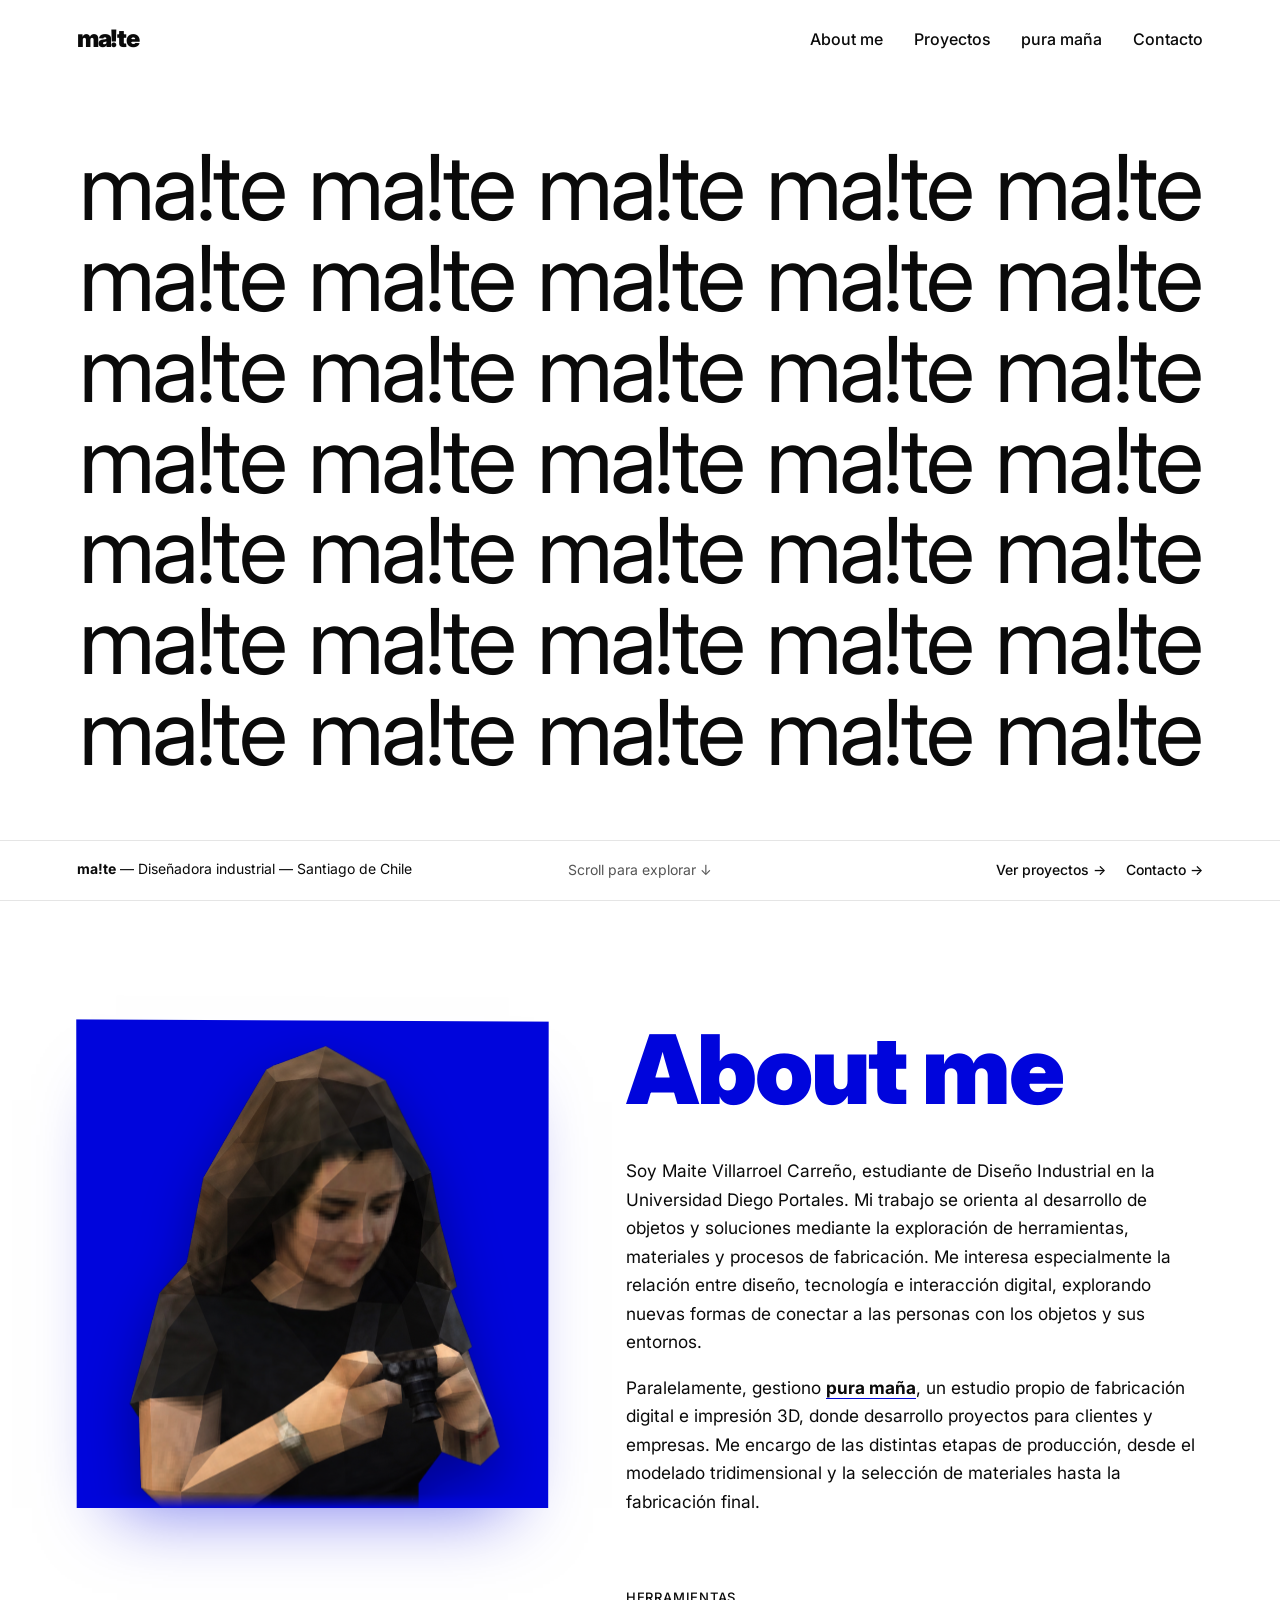
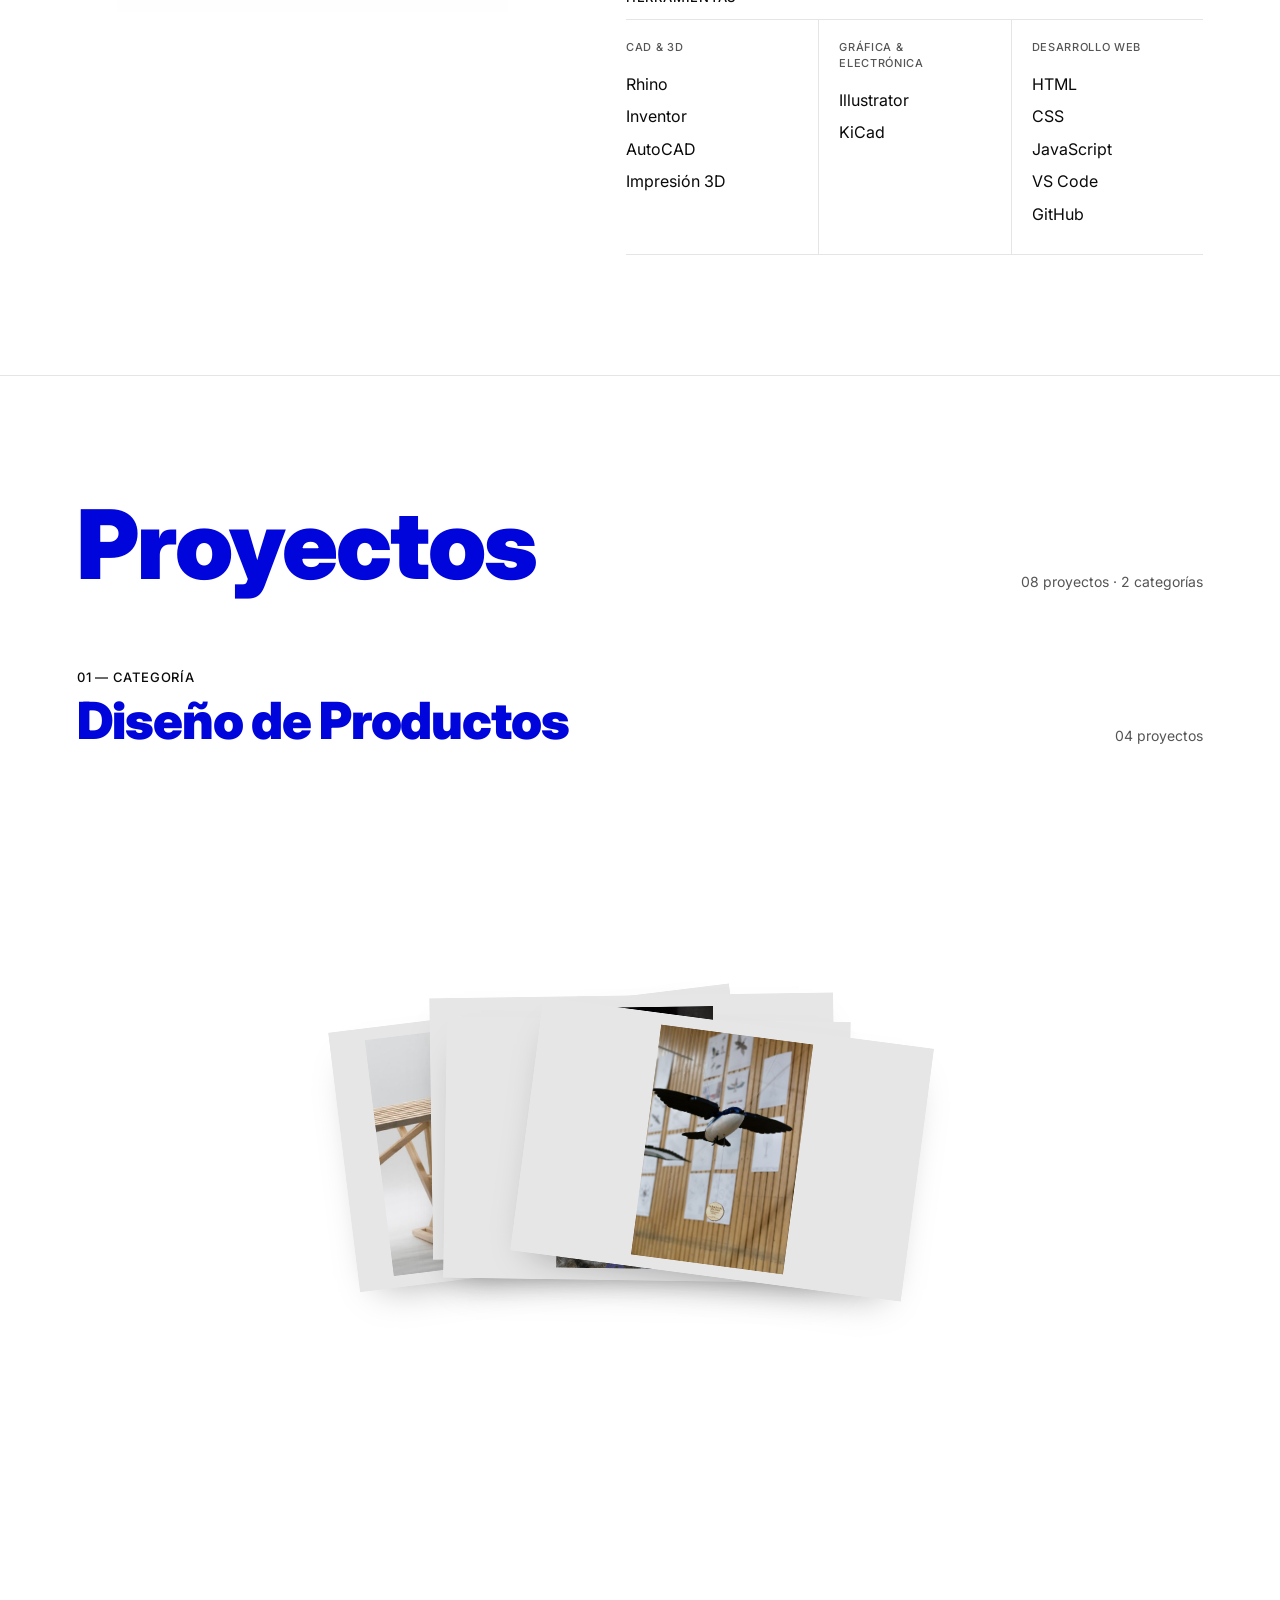
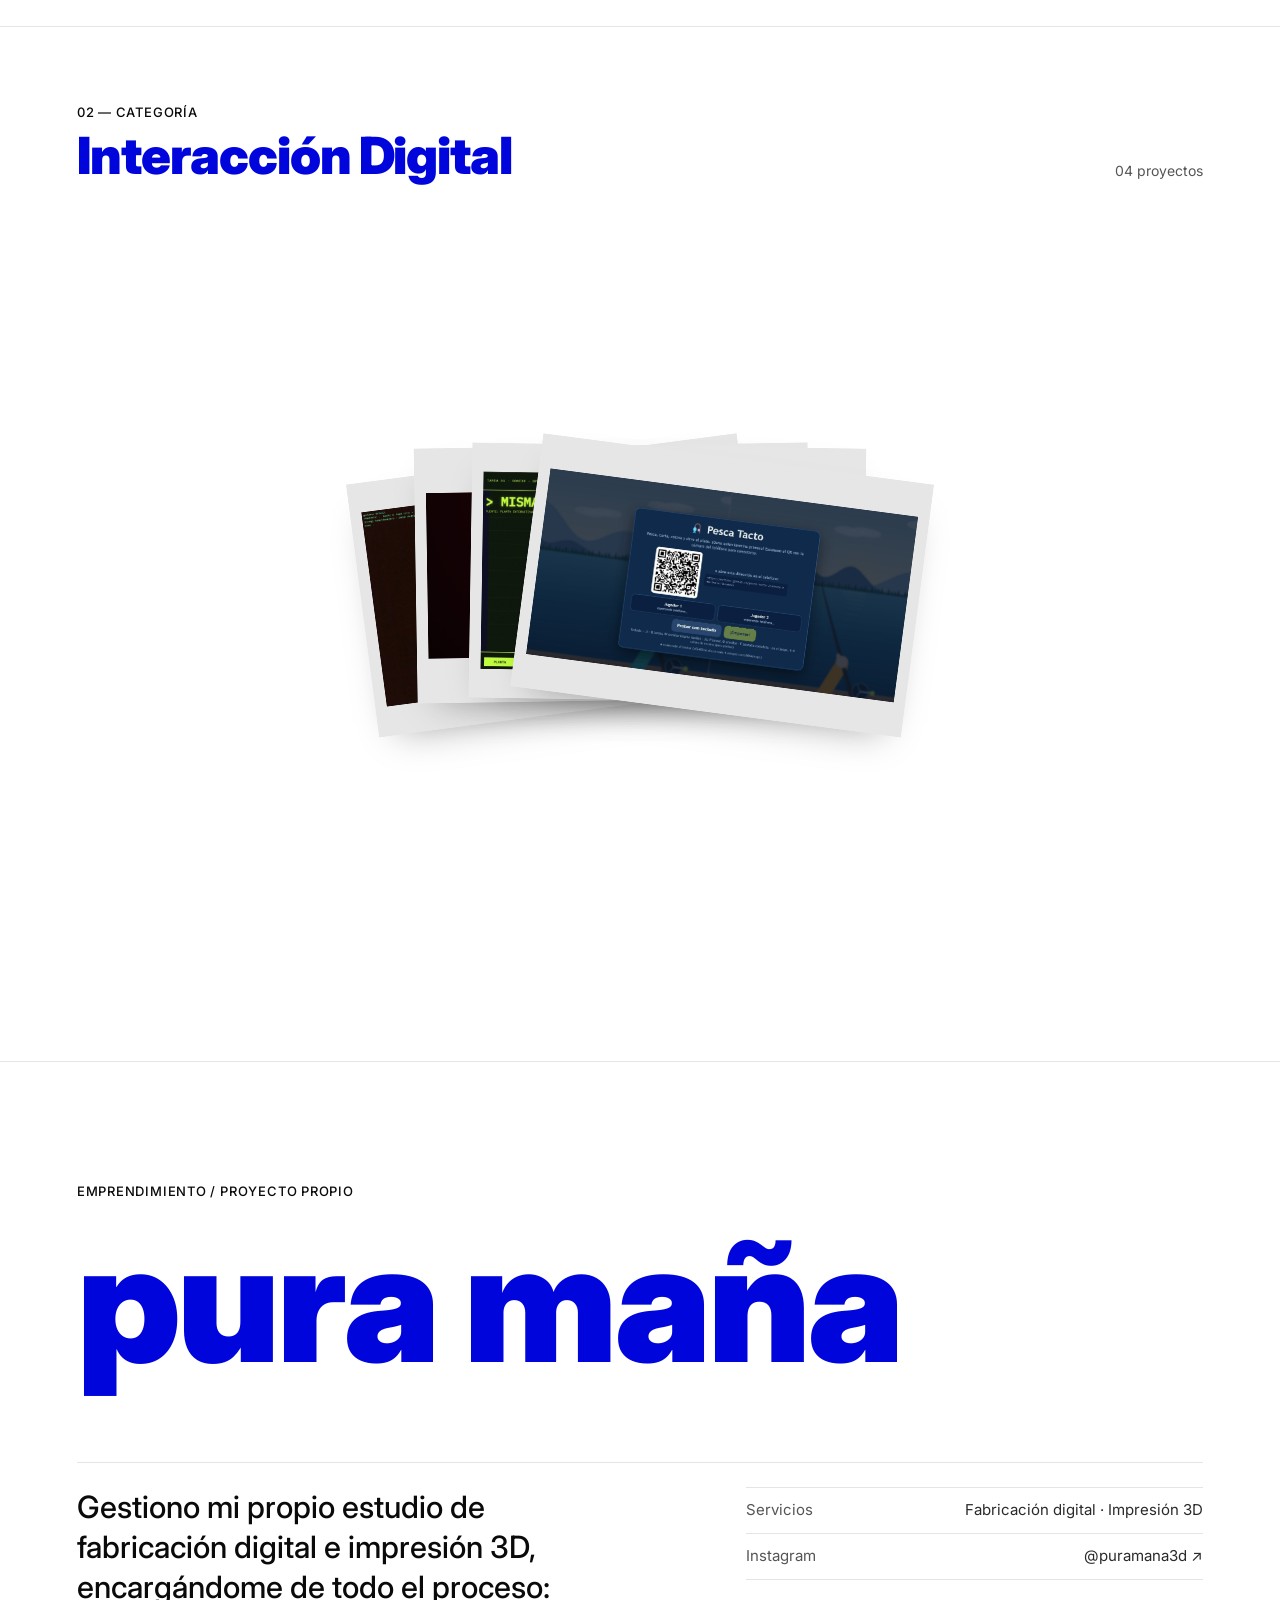
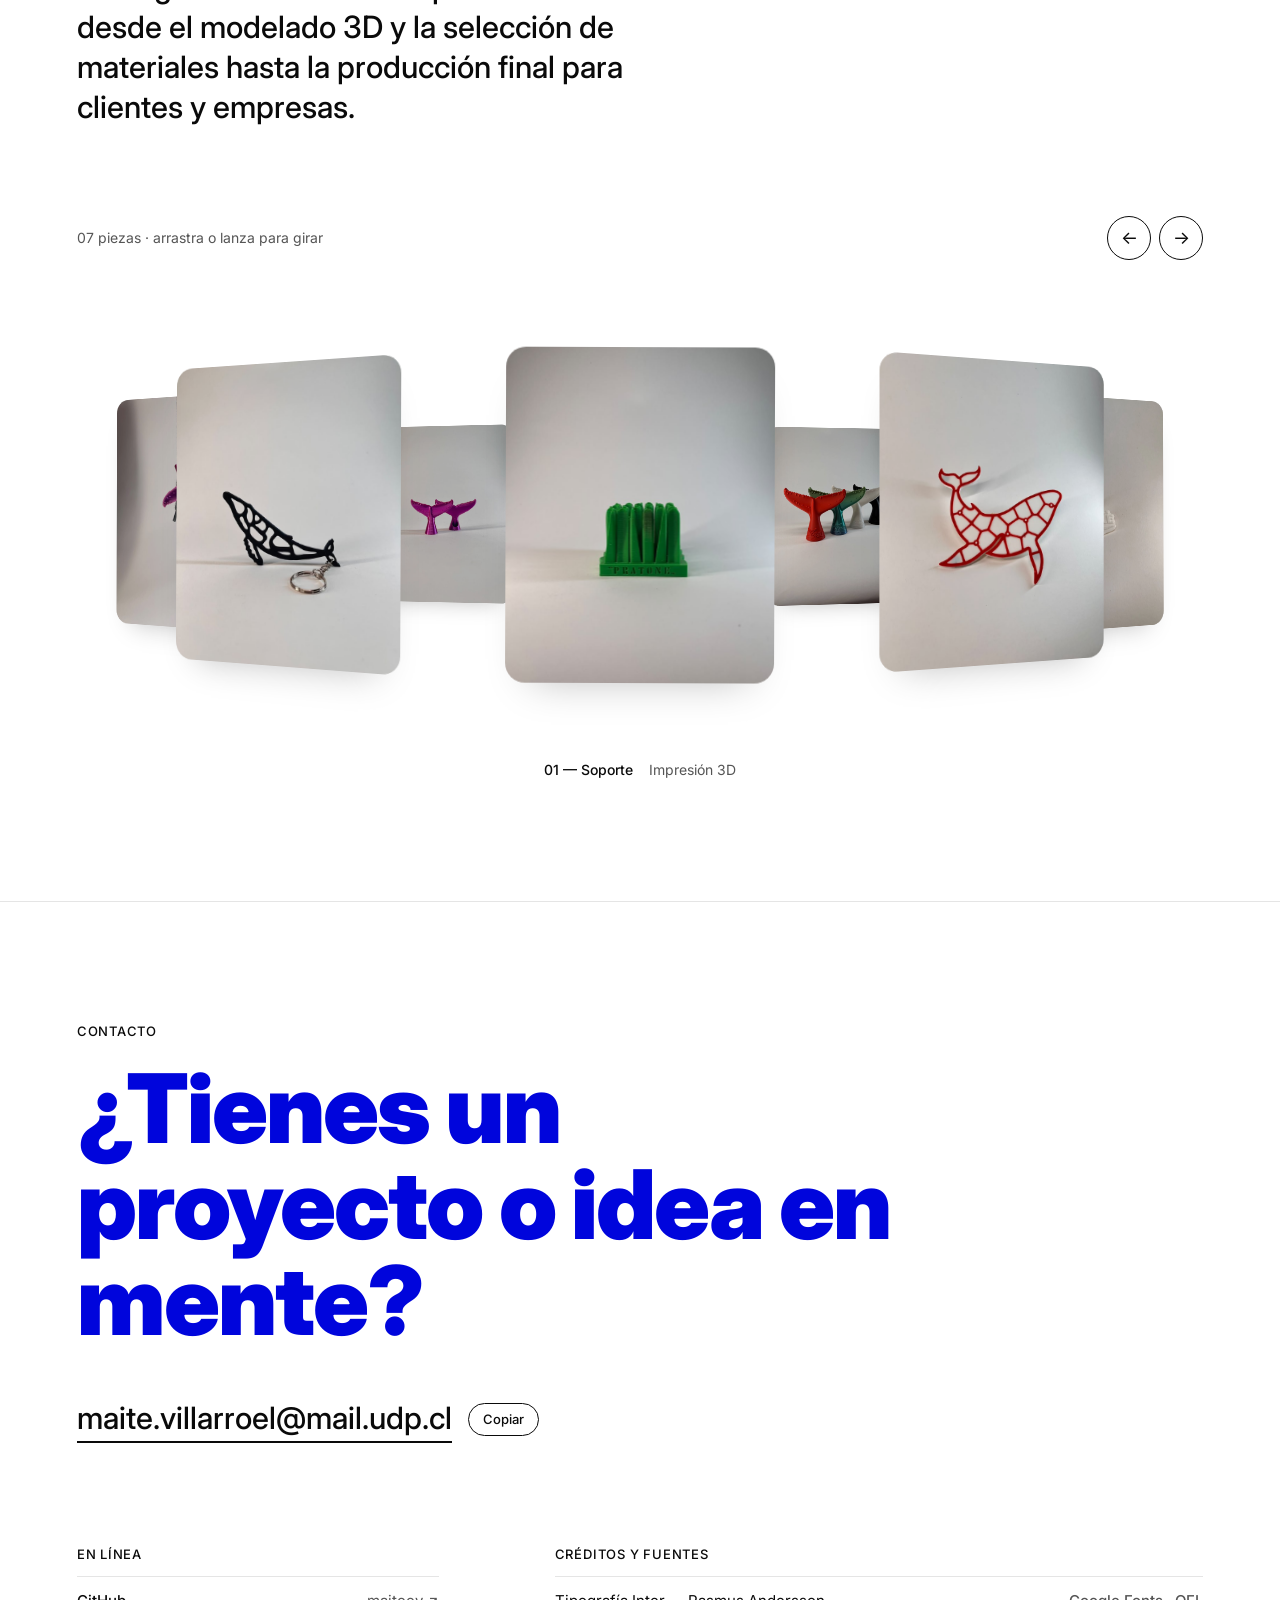
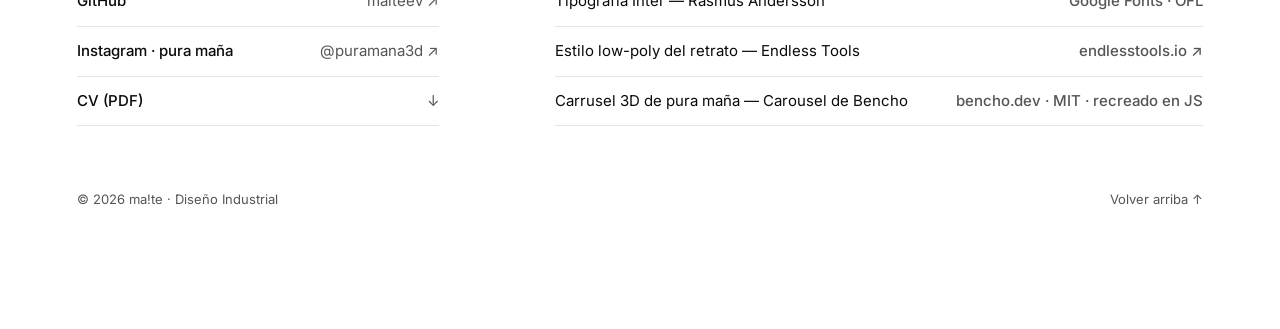
<file: index.html>
<!DOCTYPE html>
<html lang="es">
<head>
  <meta charset="utf-8">
  <meta name="viewport" content="width=device-width, initial-scale=1">
  <title>ma!te — Diseño Industrial</title>
  <meta name="description" content="Portafolio de ma!te, diseñadora industrial.">
  <meta property="og:title" content="ma!te — Diseño Industrial">
  <meta property="og:description" content="Portafolio de ma!te, diseñadora industrial.">
  <link rel="icon" href="assets/img/favicon.svg" type="image/svg+xml">
  <link rel="preconnect" href="https://fonts.googleapis.com">
  <link rel="preconnect" href="https://fonts.gstatic.com" crossorigin>
  <link href="https://fonts.googleapis.com/css2?family=Inter:wght@400;500;700;900&display=swap" rel="stylesheet">
  <link rel="stylesheet" href="assets/css/style.css">
</head>
<body data-page="home">
<header class="site-header">
  <a class="logo" href="index.html" aria-label="ma!te, inicio">ma!te</a>
  <nav class="nav" aria-label="Principal">
    <a href="#about">About me</a>
    <a href="#proyectos">Proyectos</a>
    <a href="#pura-mana">pura maña</a>
    <a href="#contacto">Contacto</a>
  </nav>
</header>

<main>
  <section class="hero" id="inicio">
    <h1 class="sr-only">ma!te — Diseñadora industrial</h1>
    <div class="wave" data-wave aria-hidden="true">
      <div class="wave-row"><span class="w">ma!te</span><span class="w">ma!te</span><span class="w">ma!te</span></div>
      <div class="wave-row"><span class="w">ma!te</span><span class="w">ma!te</span><span class="w">ma!te</span></div>
      <div class="wave-row"><span class="w">ma!te</span><span class="w">ma!te</span><span class="w">ma!te</span></div>
      <div class="wave-row"><span class="w">ma!te</span><span class="w">ma!te</span><span class="w">ma!te</span></div>
      <div class="wave-row"><span class="w">ma!te</span><span class="w">ma!te</span><span class="w">ma!te</span></div>
    </div>
    <div class="hero-foot">
      <p class="hero-intro"><strong>ma!te</strong> — Diseñadora industrial — Santiago de Chile</p>
      <p class="hero-scroll">Scroll para explorar ↓</p>
      <nav class="hero-quick" aria-label="Accesos directos">
        <a class="link-line" href="#proyectos">Ver proyectos →</a>
        <a class="link-line" href="#contacto">Contacto →</a>
      </nav>
    </div>
  </section>

  <section class="section about-home" id="about">
    <div class="about-duo">
      <div class="about-duo-img">
        <figure class="portrait-3d" data-portrait>
          <div class="p3d-card" data-tilt-card>
            <div class="p3d-back" aria-hidden="true"></div>
            <canvas class="p3d-figure" data-src="assets/img/retrato-figura.png" width="872" height="900" role="img" aria-label="Retrato de Maite Villarroel"></canvas>
          </div>
        </figure>
      </div>
      <div class="about-duo-text">
        <h2 class="about-title" data-reveal>About me</h2>
        <div class="about-bio" data-reveal>
          <p>Soy Maite Villarroel Carreño, estudiante de Diseño Industrial en la Universidad Diego Portales. Mi trabajo se orienta al desarrollo de objetos y soluciones mediante la exploración de herramientas, materiales y procesos de fabricación. Me interesa especialmente la relación entre diseño, tecnología e interacción digital, explorando nuevas formas de conectar a las personas con los objetos y sus entornos.</p>
          <p>Paralelamente, gestiono <a class="bio-link" href="#pura-mana">pura maña</a>, un estudio propio de fabricación digital e impresión 3D, donde desarrollo proyectos para clientes y empresas. Me encargo de las distintas etapas de producción, desde el modelado tridimensional y la selección de materiales hasta la fabricación final.</p>
        </div>
        <section class="block" data-reveal>
          <span class="label">Herramientas</span>
          <div class="spec spec-3">
            <div>
              <h3 class="label">CAD &amp; 3D</h3>
              <ul><li>Rhino</li><li>Inventor</li><li>AutoCAD</li><li>Impresión 3D</li></ul>
            </div>
            <div>
              <h3 class="label">Gráfica &amp; Electrónica</h3>
              <ul><li>Illustrator</li><li>KiCad</li></ul>
            </div>
            <div>
              <h3 class="label">Desarrollo Web</h3>
              <ul><li>HTML</li><li>CSS</li><li>JavaScript</li><li>VS Code</li><li>GitHub</li></ul>
            </div>
          </div>
        </section>

      </div>
    </div>
  </section>

  <section class="works" id="proyectos">
    <div class="works-head">
      <h2 class="works-title">Proyectos</h2>
      <span class="muted">08 proyectos · 2 categorías</span>
    </div>

    <div class="work is-static" id="diseno-de-productos" data-work style="--n:4">
      <div class="work-head">
        <div>
          <p class="label">01 — Categoría</p>
          <h3 class="work-cat">Diseño de Productos</h3>
        </div>
        <div class="work-meta">
          <span class="muted">04 proyectos</span>
          <span class="work-hint" data-hint>Pasa el cursor sobre el mazo para desplegarlo</span>
        </div>
      </div>
      <div class="stage" data-stage>
        <a class="card" href="proyectos/banca-estructural.html" data-card data-id="banca-estructural">
          <figure><img src="assets/img/banca-estructural-01.jpg" alt="Banca Estructural" loading="lazy"></figure>
          <span class="card-info"><span>Banca Estructural</span><span class="muted"></span></span>
        </a>
        <a class="card" href="proyectos/juko.html" data-card data-id="juko">
          <figure><img src="assets/img/juko-01.jpg" alt="jüko" loading="lazy"></figure>
          <span class="card-info"><span>jüko</span><span class="muted"></span></span>
        </a>
        <a class="card" href="proyectos/zeta.html" data-card data-id="zeta">
          <figure><img src="assets/img/zeta-01.jpg" alt="ZETA" loading="lazy"></figure>
          <span class="card-info"><span>ZETA</span><span class="muted"></span></span>
        </a>
        <a class="card" href="proyectos/golondrina-chilena.html" data-card data-id="golondrina-chilena">
          <figure><img src="assets/img/golondrina-chilena-01.jpg" alt="Golondrina Chilena" loading="lazy"></figure>
          <span class="card-info"><span>Golondrina Chilena</span><span class="muted"></span></span>
        </a>
      </div>
    </div>

    <div class="work is-static" id="interaccion-digital" data-work style="--n:4">
      <div class="work-head">
        <div>
          <p class="label">02 — Categoría</p>
          <h3 class="work-cat">Interacción Digital</h3>
        </div>
        <div class="work-meta">
          <span class="muted">04 proyectos</span>
          <span class="work-hint" data-hint>Pasa el cursor sobre el mazo para desplegarlo</span>
        </div>
      </div>
      <div class="stage" data-stage>
        <a class="card" href="proyectos/gestos-justin.html" data-card data-id="gestos-justin">
          <figure><img src="assets/img/gestos-justin-02.jpg" alt="Gestos Justin" loading="lazy"></figure>
          <span class="card-info"><span>Gestos Justin</span><span class="muted"></span></span>
        </a>
        <a class="card" href="proyectos/no-solo-lo-intencional-se-nota.html" data-card data-id="no-solo-lo-intencional-se-nota">
          <figure><img src="assets/img/no-solo-lo-intencional-se-nota-01.jpg" alt="No solo lo intencional se nota" loading="lazy"></figure>
          <span class="card-info"><span>No solo lo intencional se nota</span><span class="muted"></span></span>
        </a>
        <a class="card" href="proyectos/misma-tierra.html" data-card data-id="misma-tierra">
          <figure><img src="assets/img/misma-tierra-01.jpg" alt="Misma Tierra" loading="lazy"></figure>
          <span class="card-info"><span>Misma Tierra</span><span class="muted"></span></span>
        </a>
        <a class="card" href="proyectos/pesca-tacto.html" data-card data-id="pesca-tacto">
          <figure><img src="assets/img/pesca-tacto-01.jpg" alt="Pesca tacto" loading="lazy"></figure>
          <span class="card-info"><span>Pesca tacto</span><span class="muted"></span></span>
        </a>
      </div>
    </div>
  </section>

  <dialog class="modal" id="project-modal" aria-labelledby="modal-title">
    <div class="modal-inner">
      <button class="modal-close pill" type="button" data-close>Cerrar ✕</button>
      <div class="modal-media">
        <figure class="modal-main"></figure>
        <div class="modal-thumbs" data-m-thumbs></div>
      </div>
      <div class="modal-info">
        <p class="label" data-m-cat></p>
        <h3 class="modal-title" id="modal-title" data-m-title></h3>
        <dl class="modal-meta">
          <div><dt class="label">Año</dt><dd data-m-year></dd></div>
          <div><dt class="label">Categoría</dt><dd data-m-cat2></dd></div>
          <div><dt class="label" data-m-tools-label>Materiales / herramientas</dt><dd data-m-tools></dd></div>
          <div><dt class="label">Contexto</dt><dd data-m-context></dd></div>
          <div><dt class="label">Equipo</dt><dd data-m-team></dd></div>
        </dl>
        <div class="modal-desc" data-m-desc></div>
        <div class="btns" data-m-links></div>
      </div>
    </div>
  </dialog>
  <script type="application/json" id="projects-data">{"banca-estructural": {"name": "Banca Estructural", "year": "", "category": "Diseño de Productos", "tools": "Junquillos de madera 19 × 19 mm", "toolsLabel": "Materiales / herramientas", "team": "Acevedo, Lavalle y Toro", "context": "", "desc": ["Diseñamos y construimos una banca ligera y resistente con junquillos de madera, estudiando tensión, compresión, vigas y riostras."], "media": [{"src": "assets/img/banca-estructural-01.jpg", "video": false, "poster": ""}, {"src": "assets/img/banca-estructural-explosionada.jpg", "video": false, "poster": ""}, {"src": "assets/img/banca-estructural-02.jpg", "video": false, "poster": ""}, {"src": "assets/img/banca-estructural-03.jpg", "video": false, "poster": ""}, {"src": "assets/img/banca-estructural-04.jpg", "video": false, "poster": ""}], "repo": "", "live": "", "pdf": "assets/pdf/banca-estructural-planimetrias.pdf", "page": "proyectos/banca-estructural.html"}, "juko": {"name": "jüko", "year": "", "category": "Diseño de Productos", "tools": "Junquillos de madera 19 × 19 mm, papel de acuarela", "toolsLabel": "Materiales / herramientas", "team": "Belén Castillo, Martina Fernández y Ma. Ignacia Zamudio", "context": "", "desc": ["Desarrollamos una luminaria de junquillos y papel de acuarela, desde la exploración conceptual hasta el efecto lumínico."], "media": [{"src": "assets/img/juko-01.jpg", "video": false, "poster": ""}, {"src": "assets/img/juko-explosionada.jpg", "video": false, "poster": ""}, {"src": "assets/img/juko-02.jpg", "video": false, "poster": ""}, {"src": "assets/img/juko-03.jpg", "video": false, "poster": ""}], "repo": "", "live": "", "pdf": "assets/pdf/juko-planimetrias.pdf", "page": "proyectos/juko.html"}, "zeta": {"name": "ZETA", "year": "", "category": "Diseño de Productos", "tools": "Sheet metal plegado negro mate, madera", "toolsLabel": "Materiales / herramientas", "team": "", "context": "", "desc": ["Diseñé un velador de sheet metal negro y madera cuyas ranuras permiten reconfigurar las repisas sin herrajes visibles."], "media": [{"src": "assets/img/zeta-01.jpg", "video": false, "poster": ""}, {"src": "assets/img/zeta-explosionada.jpg", "video": false, "poster": ""}, {"src": "assets/img/zeta-02.jpg", "video": false, "poster": ""}, {"src": "assets/img/zeta-03.jpg", "video": false, "poster": ""}], "repo": "", "live": "", "pdf": "assets/pdf/zeta-planimetrias.pdf", "page": "proyectos/zeta.html"}, "golondrina-chilena": {"name": "Golondrina Chilena", "year": "", "category": "Diseño de Productos", "tools": "Madera de pino, madera de roble, chapa de madera, impresión 3D, acrílico", "toolsLabel": "Materiales / herramientas", "team": "Belén Castillo, Martina Fernández y Ma. Ignacia Zamudio", "context": "Convenio con el Parque Metropolitano de Santiago (Parquemet)", "desc": ["Diseñamos un móvil educativo de la golondrina chilena para Parquemet, traduciendo su forma y su vuelo en decisiones de fabricación."], "media": [{"src": "assets/img/golondrina-chilena-01.jpg", "video": false, "poster": ""}, {"src": "assets/img/golondrina-chilena-explosionada.jpg", "video": false, "poster": ""}, {"src": "assets/img/golondrina-chilena-02.jpg", "video": false, "poster": ""}, {"src": "assets/img/golondrina-chilena-03.jpg", "video": false, "poster": ""}], "repo": "", "live": "", "pdf": "assets/pdf/golondrina-chilena-planimetrias.pdf", "page": "proyectos/golondrina-chilena.html"}, "gestos-justin": {"name": "Gestos Justin", "year": "", "category": "Interacción Digital / Visión Artificial", "tools": "Python, MediaPipe, Visión Artificial", "toolsLabel": "Tecnologías", "team": "", "context": "", "desc": ["Programé en Python con MediaPipe un sistema que reconoce gestos de las manos por cámara y los asocia a 6 fotos de Justin Bieber."], "media": [{"src": "assets/img/gestos-justin-02.jpg", "video": false, "poster": ""}, {"src": "assets/img/gestos-justin-01.jpg", "video": false, "poster": ""}, {"src": "assets/video/gestos-justin.mp4", "video": true, "poster": "assets/img/gestos-justin-02.jpg"}], "repo": "https://github.com/maiteev/gestos-justin-", "live": "https://maiteev.github.io/gestos-justin-/", "pdf": "", "page": "proyectos/gestos-justin.html"}, "no-solo-lo-intencional-se-nota": {"name": "No solo lo intencional se nota", "year": "", "category": "Interacción Digital / Visión Artificial", "tools": "JavaScript, MediaPipe Hands, OpenCV", "toolsLabel": "Tecnologías", "team": "", "context": "", "desc": ["Creé una experiencia web que divide la cámara en dos realidades: el gesto voluntario que dibuja y el movimiento involuntario que se ilumina."], "media": [{"src": "assets/img/no-solo-lo-intencional-se-nota-01.jpg", "video": false, "poster": ""}, {"src": "assets/img/no-solo-lo-intencional-se-nota-02.jpg", "video": false, "poster": ""}, {"src": "assets/video/no-solo-lo-intencional-se-nota.mp4", "video": true, "poster": "assets/img/no-solo-lo-intencional-se-nota-01.jpg"}], "repo": "https://github.com/maiteev/No-solo-lo-intencional-se-nota", "live": "https://maiteev.github.io/No-solo-lo-intencional-se-nota/", "pdf": "", "page": "proyectos/no-solo-lo-intencional-se-nota.html"}, "misma-tierra": {"name": "Misma Tierra", "year": "", "category": "Interacción Digital / Arte Sonoro & 3D", "tools": "HTML, CSS, JavaScript, Web Audio API", "toolsLabel": "Tecnologías", "team": "", "context": "", "desc": ["Desarrollé una plataforma web que traduce mi movimiento frente a la cámara en sonidos de metalófono alrededor de un árbol 3D."], "media": [{"src": "assets/img/misma-tierra-01.jpg", "video": false, "poster": ""}, {"src": "assets/img/misma-tierra-02.jpg", "video": false, "poster": ""}, {"src": "assets/video/misma-tierra.mp4", "video": true, "poster": "assets/img/misma-tierra-01.jpg"}], "repo": "https://github.com/maiteev/Misma-tierra-", "live": "https://maiteev.github.io/Misma-tierra-/", "pdf": "", "page": "proyectos/misma-tierra.html"}, "pesca-tacto": {"name": "Pesca tacto", "year": "", "category": "Interacción Digital / Videojuego Móvil", "tools": "Sensores de movimiento, interacción táctil, WebSockets / comunicación inalámbrica", "toolsLabel": "Tecnologías", "team": "", "context": "", "desc": ["Diseñé un videojuego para dos personas que convierte el teléfono en control para pescar y cocinar con gestos, sensores y vibración."], "media": [{"src": "assets/img/pesca-tacto-01.jpg", "video": false, "poster": ""}, {"src": "assets/img/pesca-tacto-02.jpg", "video": false, "poster": ""}, {"src": "assets/video/pesca-tacto.mp4", "video": true, "poster": "assets/img/pesca-tacto-01.jpg"}], "repo": "https://github.com/maiteev/pesca-tacto-", "live": "https://maiteev.github.io/pesca-tacto-/juego.html", "pdf": "", "page": "proyectos/pesca-tacto.html"}}</script>

  <section class="brand" id="pura-mana">
    <div class="brand-head">
      <p class="label">Emprendimiento / Proyecto propio</p>
      <h2 class="brand-title" data-reveal>pura maña</h2>
      <div class="brand-text">
        <p class="brand-lead" data-reveal>Gestiono mi propio estudio de fabricación digital e impresión 3D, encargándome de todo el proceso: desde el modelado 3D y la selección de materiales hasta la producción final para clientes y empresas.</p>
        <div class="brand-body" data-reveal>
          <ul class="brand-facts">
            <li><span class="muted">Servicios</span><span>Fabricación digital · Impresión 3D</span></li>
            <li><span class="muted">Instagram</span><a class="link-line" href="https://instagram.com/puramana3d" target="_blank" rel="noopener">@puramana3d ↗</a></li>
          </ul>
        </div>
      </div>
    </div>

    <div class="ring" data-ring>
      <div class="carousel-bar">
        <span class="muted">07 piezas · arrastra o lanza para girar</span>
        <div class="carousel-arrows">
          <button class="arrow" type="button" data-prev aria-label="Pieza anterior">←</button>
          <button class="arrow" type="button" data-next aria-label="Pieza siguiente">→</button>
        </div>
      </div>
      <div class="ring-stage" data-ring-stage tabindex="0" aria-label="Piezas de pura maña. Usa las flechas para girar.">
        <figure class="ring-card" data-title="01 — Soporte" data-meta="Impresión 3D">
          <img src="assets/img/pura-mana-01.jpg" alt="pura maña, soporte" draggable="false">
        </figure>
        <figure class="ring-card" data-title="02 — Ballena calada" data-meta="Proyecto para Whales Chile">
          <img src="assets/img/pura-mana-02.jpg" alt="pura maña, ballena calada" draggable="false">
        </figure>
        <figure class="ring-card" data-title="03 — Llavero Chile" data-meta="Proyecto para Whales Chile">
          <img src="assets/img/pura-mana-03.jpg" alt="pura maña, llavero chile" draggable="false">
        </figure>
        <figure class="ring-card" data-title="04 — Colas de ballena" data-meta="Proyecto para Whales Chile">
          <img src="assets/img/pura-mana-04.jpg" alt="pura maña, colas de ballena" draggable="false">
        </figure>
        <figure class="ring-card" data-title="05 — Cola de ballena" data-meta="Proyecto para Whales Chile">
          <img src="assets/img/pura-mana-05.jpg" alt="pura maña, cola de ballena" draggable="false">
        </figure>
        <figure class="ring-card" data-title="06 — Colgantes cola de ballena" data-meta="Proyecto para Whales Chile">
          <img src="assets/img/pura-mana-06.jpg" alt="pura maña, colgantes cola de ballena" draggable="false">
        </figure>
        <figure class="ring-card" data-title="07 — Llavero ballena" data-meta="Proyecto para Whales Chile">
          <img src="assets/img/pura-mana-07.jpg" alt="pura maña, llavero ballena" draggable="false">
        </figure>
      </div>
      <p class="ring-caption" aria-live="polite"><span data-ring-title></span><span class="muted" data-ring-meta></span></p>
    </div>
  </section>
</main>

<footer class="contact" id="contacto">
  <p class="label">Contacto</p>
  <h2 class="contact-title" data-reveal>¿Tienes un proyecto o idea en mente?</h2>
  <div class="contact-mail" data-reveal>
    <a class="mail" href="mailto:maite.villarroel@mail.udp.cl">maite.villarroel@mail.udp.cl</a>
    <button class="pill" type="button" data-copy="maite.villarroel@mail.udp.cl">Copiar</button>
  </div>

  <div class="contact-grid">
    <div>
      <p class="label">En línea</p>
      <ul class="list">
        <li><a class="link-line" href="https://github.com/maiteev" target="_blank" rel="noopener">GitHub</a><span class="muted">maiteev ↗</span></li>
        <li><a class="link-line" href="https://instagram.com/puramana3d" target="_blank" rel="noopener">Instagram · pura maña</a><span class="muted">@puramana3d ↗</span></li>
        <li><a class="link-line" href="assets/cv/cv.pdf" target="_blank" rel="noopener">CV (PDF)</a><span class="muted">↓</span></li>
      </ul>
    </div>
    <div>
      <p class="label">Créditos y fuentes</p>
      <ul class="list">
        <li><span>Tipografía Inter — Rasmus Andersson</span><a class="muted link-line" href="https://fonts.google.com/specimen/Inter" target="_blank" rel="noopener">Google Fonts · OFL</a></li>
        <li><span>Estilo low-poly del retrato — Endless Tools</span><a class="muted link-line" href="https://app.endlesstools.io/project/1b8d228b-da94-4e83-90b6-0617256556fe" target="_blank" rel="noopener">endlesstools.io ↗</a></li>
        <li><span>Carrusel 3D de pura maña — Carousel de Bencho</span><a class="muted link-line" href="https://bencho.dev/blocks/carousel" target="_blank" rel="noopener">bencho.dev · MIT · recreado en JS</a></li>
      </ul>
    </div>
  </div>

  <div class="footer-bottom">
    <span>© 2026 ma!te · Diseño Industrial</span>
    <a class="link-line" href="#">Volver arriba ↑</a>
  </div>
</footer>
<script src="assets/js/main.js"></script>
</body>
</html>
</file>
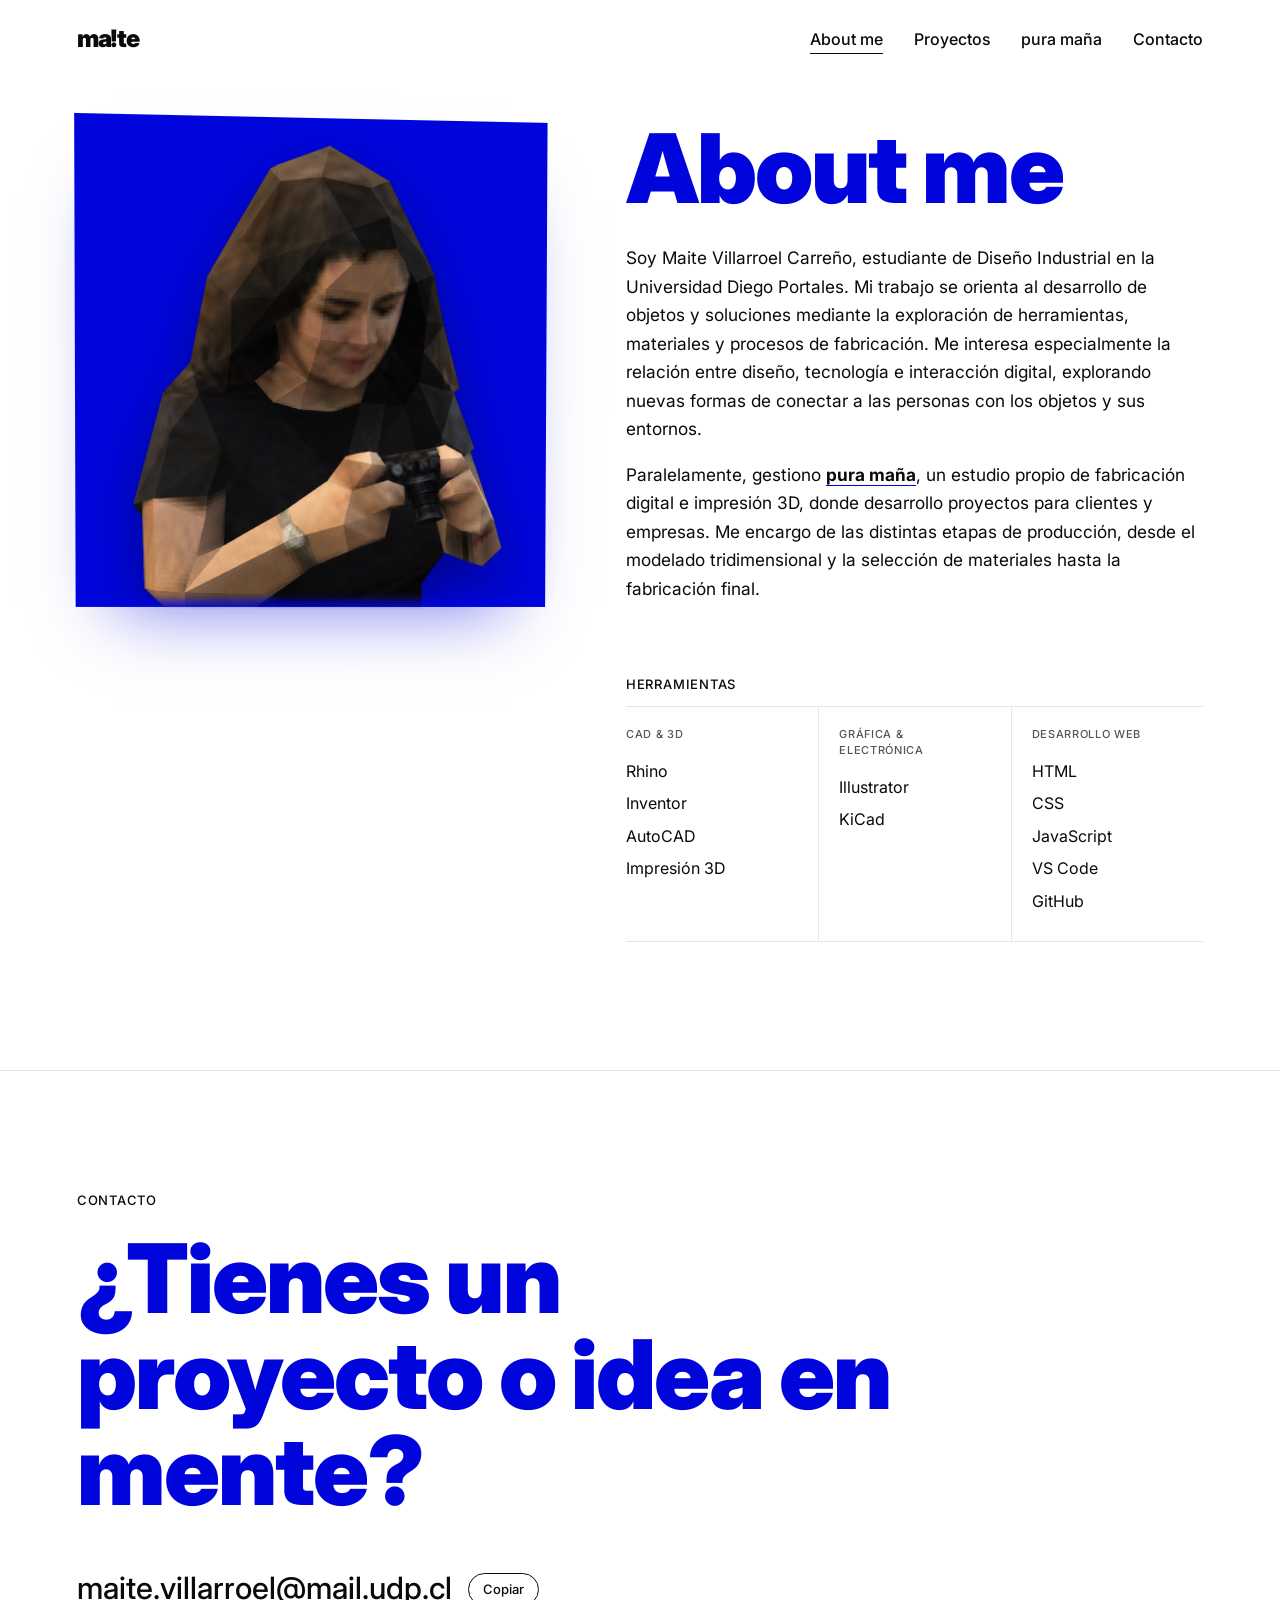
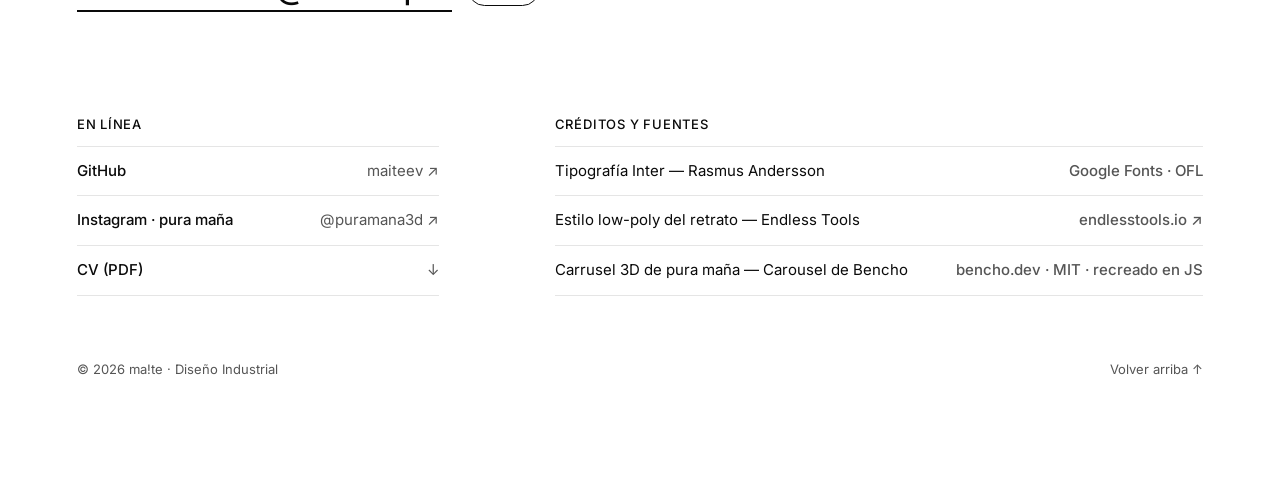
<file: about.html>
<!DOCTYPE html>
<html lang="es">
<head>
  <meta charset="utf-8">
  <meta name="viewport" content="width=device-width, initial-scale=1">
  <title>About me — ma!te</title>
  <meta name="description" content="Maite Villarroel Carreño, estudiante de Diseño Industrial en la Universidad Diego Portales.">
  <meta property="og:title" content="About me — ma!te">
  <meta property="og:description" content="Maite Villarroel Carreño, estudiante de Diseño Industrial en la Universidad Diego Portales.">
  <link rel="icon" href="assets/img/favicon.svg" type="image/svg+xml">
  <link rel="preconnect" href="https://fonts.googleapis.com">
  <link rel="preconnect" href="https://fonts.gstatic.com" crossorigin>
  <link href="https://fonts.googleapis.com/css2?family=Inter:wght@400;500;700;900&display=swap" rel="stylesheet">
  <link rel="stylesheet" href="assets/css/style.css">
</head>
<body data-page="about">
<header class="site-header">
  <a class="logo" href="index.html" aria-label="ma!te, inicio">ma!te</a>
  <nav class="nav" aria-label="Principal">
    <a href="about.html" aria-current="page">About me</a>
    <a href="index.html#proyectos">Proyectos</a>
    <a href="index.html#pura-mana">pura maña</a>
    <a href="#contacto">Contacto</a>
  </nav>
</header>

<main class="about">
  <div class="about-duo">
    <div class="about-duo-img">
      <figure class="portrait-3d" data-portrait>
          <div class="p3d-card" data-tilt-card>
            <div class="p3d-back" aria-hidden="true"></div>
            <canvas class="p3d-figure" data-src="assets/img/retrato-figura.png" width="872" height="900" role="img" aria-label="Retrato de Maite Villarroel"></canvas>
          </div>
        </figure>
    </div>
    <div class="about-duo-text">
      <h1 class="about-title">About me</h1>
        <div class="about-bio" data-reveal>
          <p>Soy Maite Villarroel Carreño, estudiante de Diseño Industrial en la Universidad Diego Portales. Mi trabajo se orienta al desarrollo de objetos y soluciones mediante la exploración de herramientas, materiales y procesos de fabricación. Me interesa especialmente la relación entre diseño, tecnología e interacción digital, explorando nuevas formas de conectar a las personas con los objetos y sus entornos.</p>
          <p>Paralelamente, gestiono <a class="bio-link" href="index.html#pura-mana">pura maña</a>, un estudio propio de fabricación digital e impresión 3D, donde desarrollo proyectos para clientes y empresas. Me encargo de las distintas etapas de producción, desde el modelado tridimensional y la selección de materiales hasta la fabricación final.</p>
        </div>
        <section class="block" data-reveal>
          <span class="label">Herramientas</span>
          <div class="spec spec-3">
            <div>
              <h3 class="label">CAD &amp; 3D</h3>
              <ul><li>Rhino</li><li>Inventor</li><li>AutoCAD</li><li>Impresión 3D</li></ul>
            </div>
            <div>
              <h3 class="label">Gráfica &amp; Electrónica</h3>
              <ul><li>Illustrator</li><li>KiCad</li></ul>
            </div>
            <div>
              <h3 class="label">Desarrollo Web</h3>
              <ul><li>HTML</li><li>CSS</li><li>JavaScript</li><li>VS Code</li><li>GitHub</li></ul>
            </div>
          </div>
        </section>

    </div>
  </div>
</main>

<footer class="contact" id="contacto">
  <p class="label">Contacto</p>
  <h2 class="contact-title" data-reveal>¿Tienes un proyecto o idea en mente?</h2>
  <div class="contact-mail" data-reveal>
    <a class="mail" href="mailto:maite.villarroel@mail.udp.cl">maite.villarroel@mail.udp.cl</a>
    <button class="pill" type="button" data-copy="maite.villarroel@mail.udp.cl">Copiar</button>
  </div>

  <div class="contact-grid">
    <div>
      <p class="label">En línea</p>
      <ul class="list">
        <li><a class="link-line" href="https://github.com/maiteev" target="_blank" rel="noopener">GitHub</a><span class="muted">maiteev ↗</span></li>
        <li><a class="link-line" href="https://instagram.com/puramana3d" target="_blank" rel="noopener">Instagram · pura maña</a><span class="muted">@puramana3d ↗</span></li>
        <li><a class="link-line" href="assets/cv/cv.pdf" target="_blank" rel="noopener">CV (PDF)</a><span class="muted">↓</span></li>
      </ul>
    </div>
    <div>
      <p class="label">Créditos y fuentes</p>
      <ul class="list">
        <li><span>Tipografía Inter — Rasmus Andersson</span><a class="muted link-line" href="https://fonts.google.com/specimen/Inter" target="_blank" rel="noopener">Google Fonts · OFL</a></li>
        <li><span>Estilo low-poly del retrato — Endless Tools</span><a class="muted link-line" href="https://app.endlesstools.io/project/1b8d228b-da94-4e83-90b6-0617256556fe" target="_blank" rel="noopener">endlesstools.io ↗</a></li>
        <li><span>Carrusel 3D de pura maña — Carousel de Bencho</span><a class="muted link-line" href="https://bencho.dev/blocks/carousel" target="_blank" rel="noopener">bencho.dev · MIT · recreado en JS</a></li>
      </ul>
    </div>
  </div>

  <div class="footer-bottom">
    <span>© 2026 ma!te · Diseño Industrial</span>
    <a class="link-line" href="#">Volver arriba ↑</a>
  </div>
</footer>
<script src="assets/js/main.js"></script>
</body>
</html>
</file>
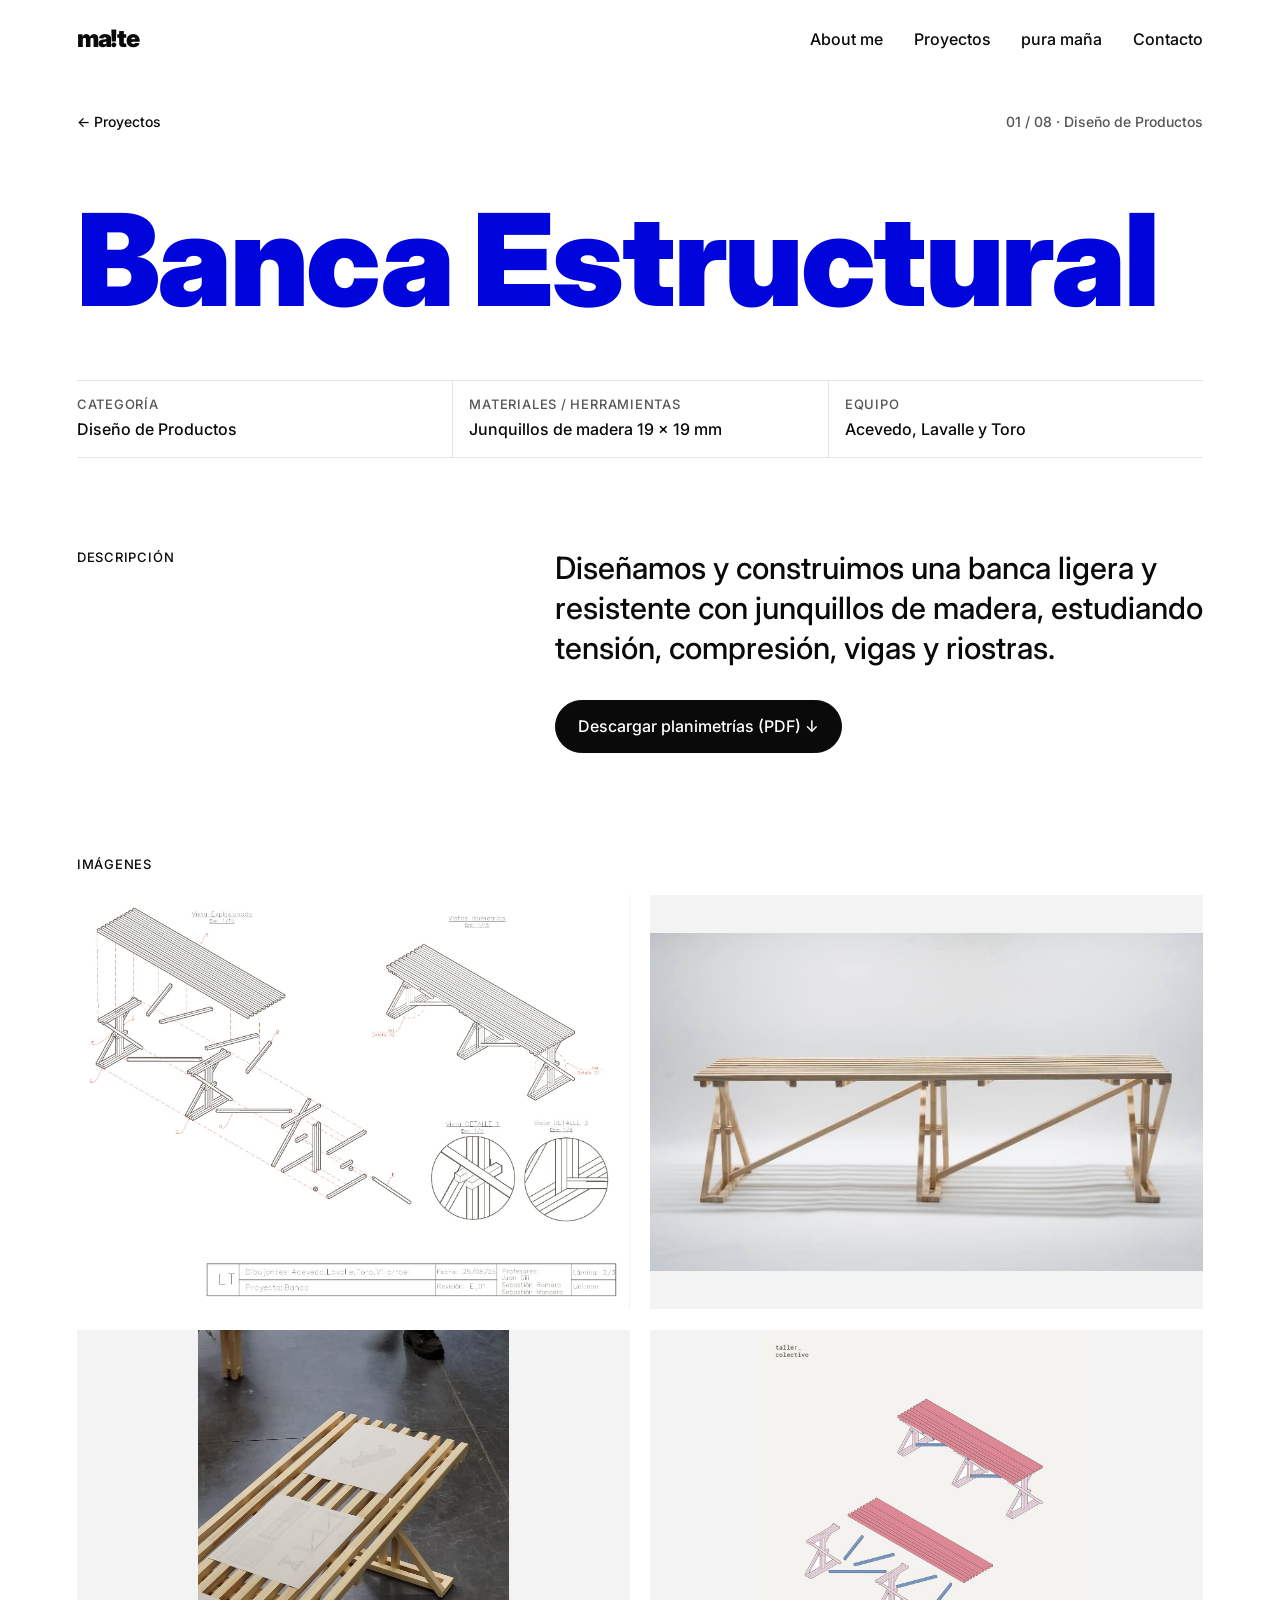
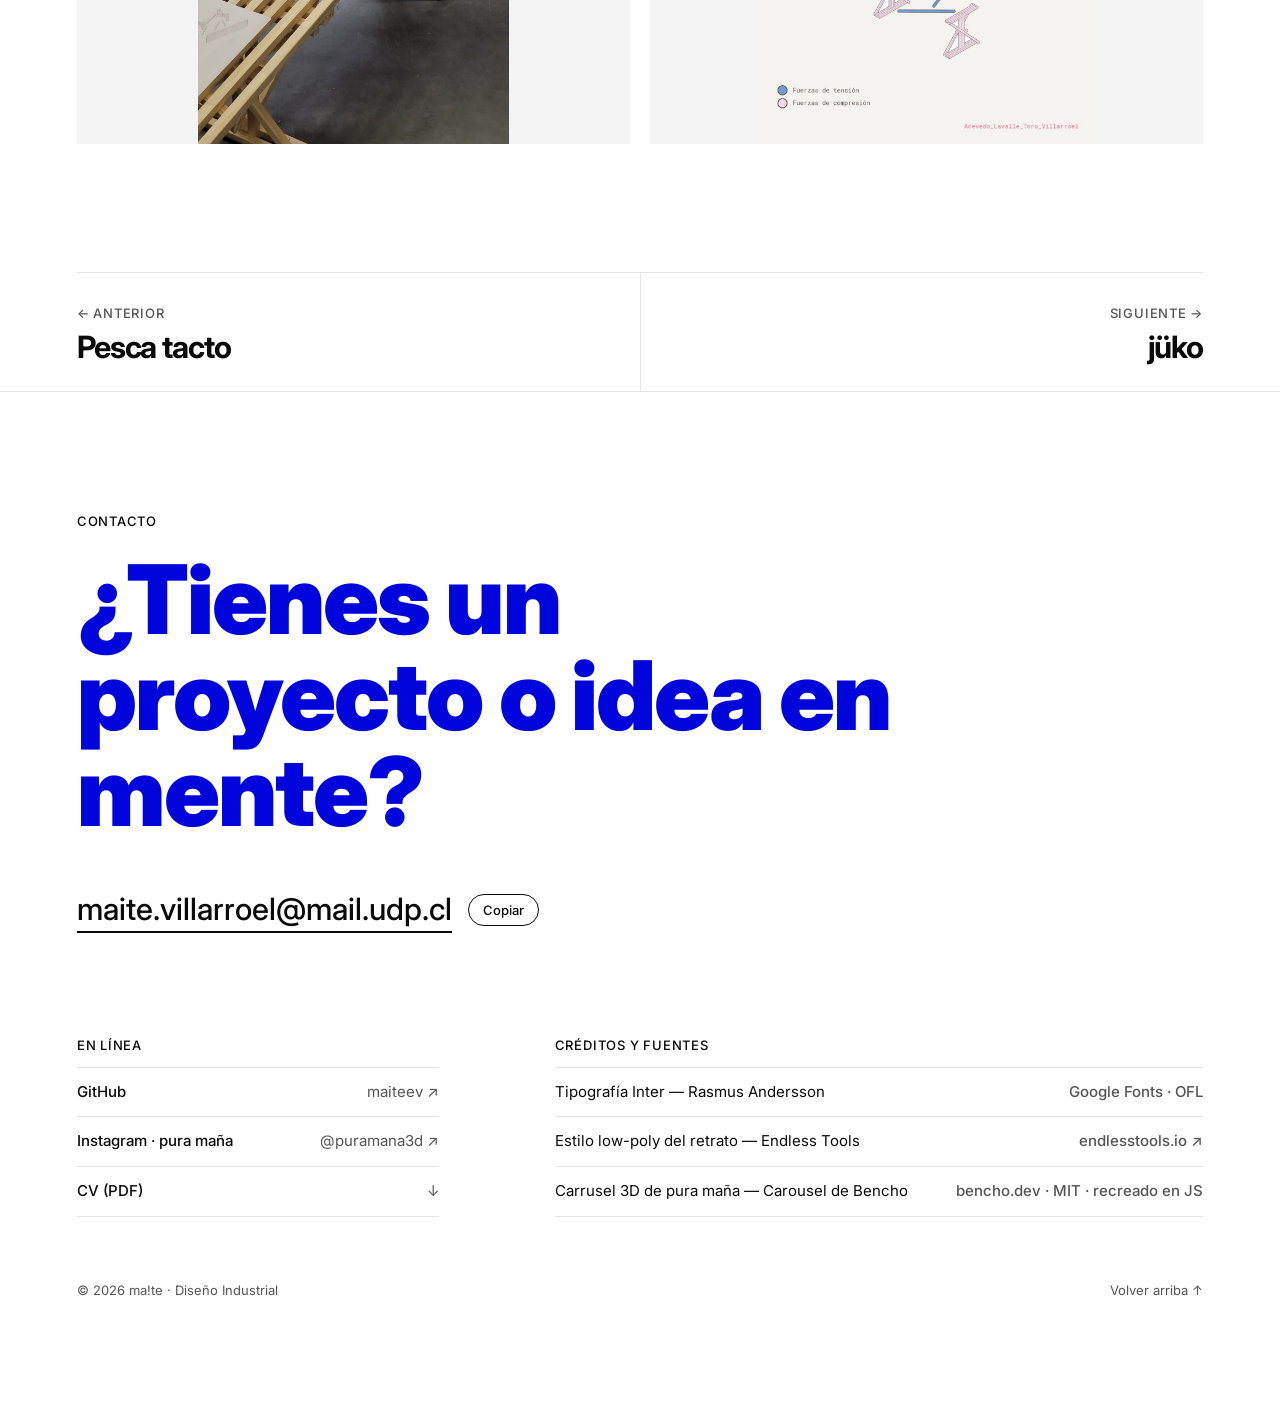
<file: proyectos/banca-estructural.html>
<!DOCTYPE html>
<html lang="es">
<head>
  <meta charset="utf-8">
  <meta name="viewport" content="width=device-width, initial-scale=1">
  <title>Banca Estructural · ma!te</title>
  <meta name="description" content="Diseñamos y construimos una banca ligera y resistente con junquillos de madera, estudiando tensión, compresión, vigas y riostras.">
  <meta property="og:title" content="Banca Estructural · ma!te">
  <meta property="og:description" content="Diseñamos y construimos una banca ligera y resistente con junquillos de madera, estudiando tensión, compresión, vigas y riostras.">
  <link rel="icon" href="../assets/img/favicon.svg" type="image/svg+xml">
  <link rel="preconnect" href="https://fonts.googleapis.com">
  <link rel="preconnect" href="https://fonts.gstatic.com" crossorigin>
  <link href="https://fonts.googleapis.com/css2?family=Inter:wght@400;500;700;900&display=swap" rel="stylesheet">
  <link rel="stylesheet" href="../assets/css/style.css">
</head>
<body data-page="project">
<header class="site-header">
  <a class="logo" href="../index.html" aria-label="ma!te, inicio">ma!te</a>
  <nav class="nav" aria-label="Principal">
    <a href="../about.html">About me</a>
    <a href="../index.html#proyectos">Proyectos</a>
    <a href="../index.html#pura-mana">pura maña</a>
    <a href="#contacto">Contacto</a>
  </nav>
</header>

<main class="project">
  <div class="project-top">
    <a class="link-line" href="../index.html#proyectos">← Proyectos</a>
    <span class="muted">01 / 08 · Diseño de Productos</span>
  </div>

  <!-- 1. Nombre -->
  <h1 class="project-title">Banca Estructural</h1>

  <dl class="meta-grid" style="--cells:3">
    <div><dt class="label">Categoría</dt><dd>Diseño de Productos</dd></div><div><dt class="label">Materiales / herramientas</dt><dd>Junquillos de madera 19 × 19 mm</dd></div><div><dt class="label">Equipo</dt><dd>Acevedo, Lavalle y Toro</dd></div>
  </dl>

  <section class="project-desc split">
    <div class="split-l"><p class="label">Descripción</p></div>
    <div class="split-r" data-reveal>
      <!-- 2. Descripción breve -->
      <p class="lead">Diseñamos y construimos una banca ligera y resistente con junquillos de madera, estudiando tensión, compresión, vigas y riostras.</p>
      <!-- Digitales: repositorio y GitHub Pages · Productos: planimetrías en PDF -->
      <div class="btns">
          <a class="btn btn--solid" href="../assets/pdf/banca-estructural-planimetrias.pdf" download>Descargar planimetrías (PDF) ↓</a>
      </div>
    </div>
  </section>

  

  <section class="media" data-reveal>
    <span class="label">Imágenes</span>
    <div class="gallery">
      <img src="../assets/img/banca-estructural-explosionada.jpg" alt="Banca Estructural, imagen 1" loading="lazy">
      <img src="../assets/img/banca-estructural-02.jpg" alt="Banca Estructural, imagen 2" loading="lazy">
      <img src="../assets/img/banca-estructural-03.jpg" alt="Banca Estructural, imagen 3" loading="lazy">
      <img src="../assets/img/banca-estructural-04.jpg" alt="Banca Estructural, imagen 4" loading="lazy">
    </div>
  </section>

  <nav class="project-nav" aria-label="Otros proyectos">
    <a href="pesca-tacto.html"><span class="label muted">← Anterior</span><strong>Pesca tacto</strong></a>
    <a href="juko.html"><span class="label muted">Siguiente →</span><strong>jüko</strong></a>
  </nav>
</main>

<footer class="contact" id="contacto">
  <p class="label">Contacto</p>
  <h2 class="contact-title" data-reveal>¿Tienes un proyecto o idea en mente?</h2>
  <div class="contact-mail" data-reveal>
    <a class="mail" href="mailto:maite.villarroel@mail.udp.cl">maite.villarroel@mail.udp.cl</a>
    <button class="pill" type="button" data-copy="maite.villarroel@mail.udp.cl">Copiar</button>
  </div>

  <div class="contact-grid">
    <div>
      <p class="label">En línea</p>
      <ul class="list">
        <li><a class="link-line" href="https://github.com/maiteev" target="_blank" rel="noopener">GitHub</a><span class="muted">maiteev ↗</span></li>
        <li><a class="link-line" href="https://instagram.com/puramana3d" target="_blank" rel="noopener">Instagram · pura maña</a><span class="muted">@puramana3d ↗</span></li>
        <li><a class="link-line" href="../assets/cv/cv.pdf" target="_blank" rel="noopener">CV (PDF)</a><span class="muted">↓</span></li>
      </ul>
    </div>
    <div>
      <p class="label">Créditos y fuentes</p>
      <ul class="list">
        <li><span>Tipografía Inter — Rasmus Andersson</span><a class="muted link-line" href="https://fonts.google.com/specimen/Inter" target="_blank" rel="noopener">Google Fonts · OFL</a></li>
        <li><span>Estilo low-poly del retrato — Endless Tools</span><a class="muted link-line" href="https://app.endlesstools.io/project/1b8d228b-da94-4e83-90b6-0617256556fe" target="_blank" rel="noopener">endlesstools.io ↗</a></li>
        <li><span>Carrusel 3D de pura maña — Carousel de Bencho</span><a class="muted link-line" href="https://bencho.dev/blocks/carousel" target="_blank" rel="noopener">bencho.dev · MIT · recreado en JS</a></li>
      </ul>
    </div>
  </div>

  <div class="footer-bottom">
    <span>© 2026 ma!te · Diseño Industrial</span>
    <a class="link-line" href="#">Volver arriba ↑</a>
  </div>
</footer>
<script src="../assets/js/main.js"></script>
</body>
</html>
</file>
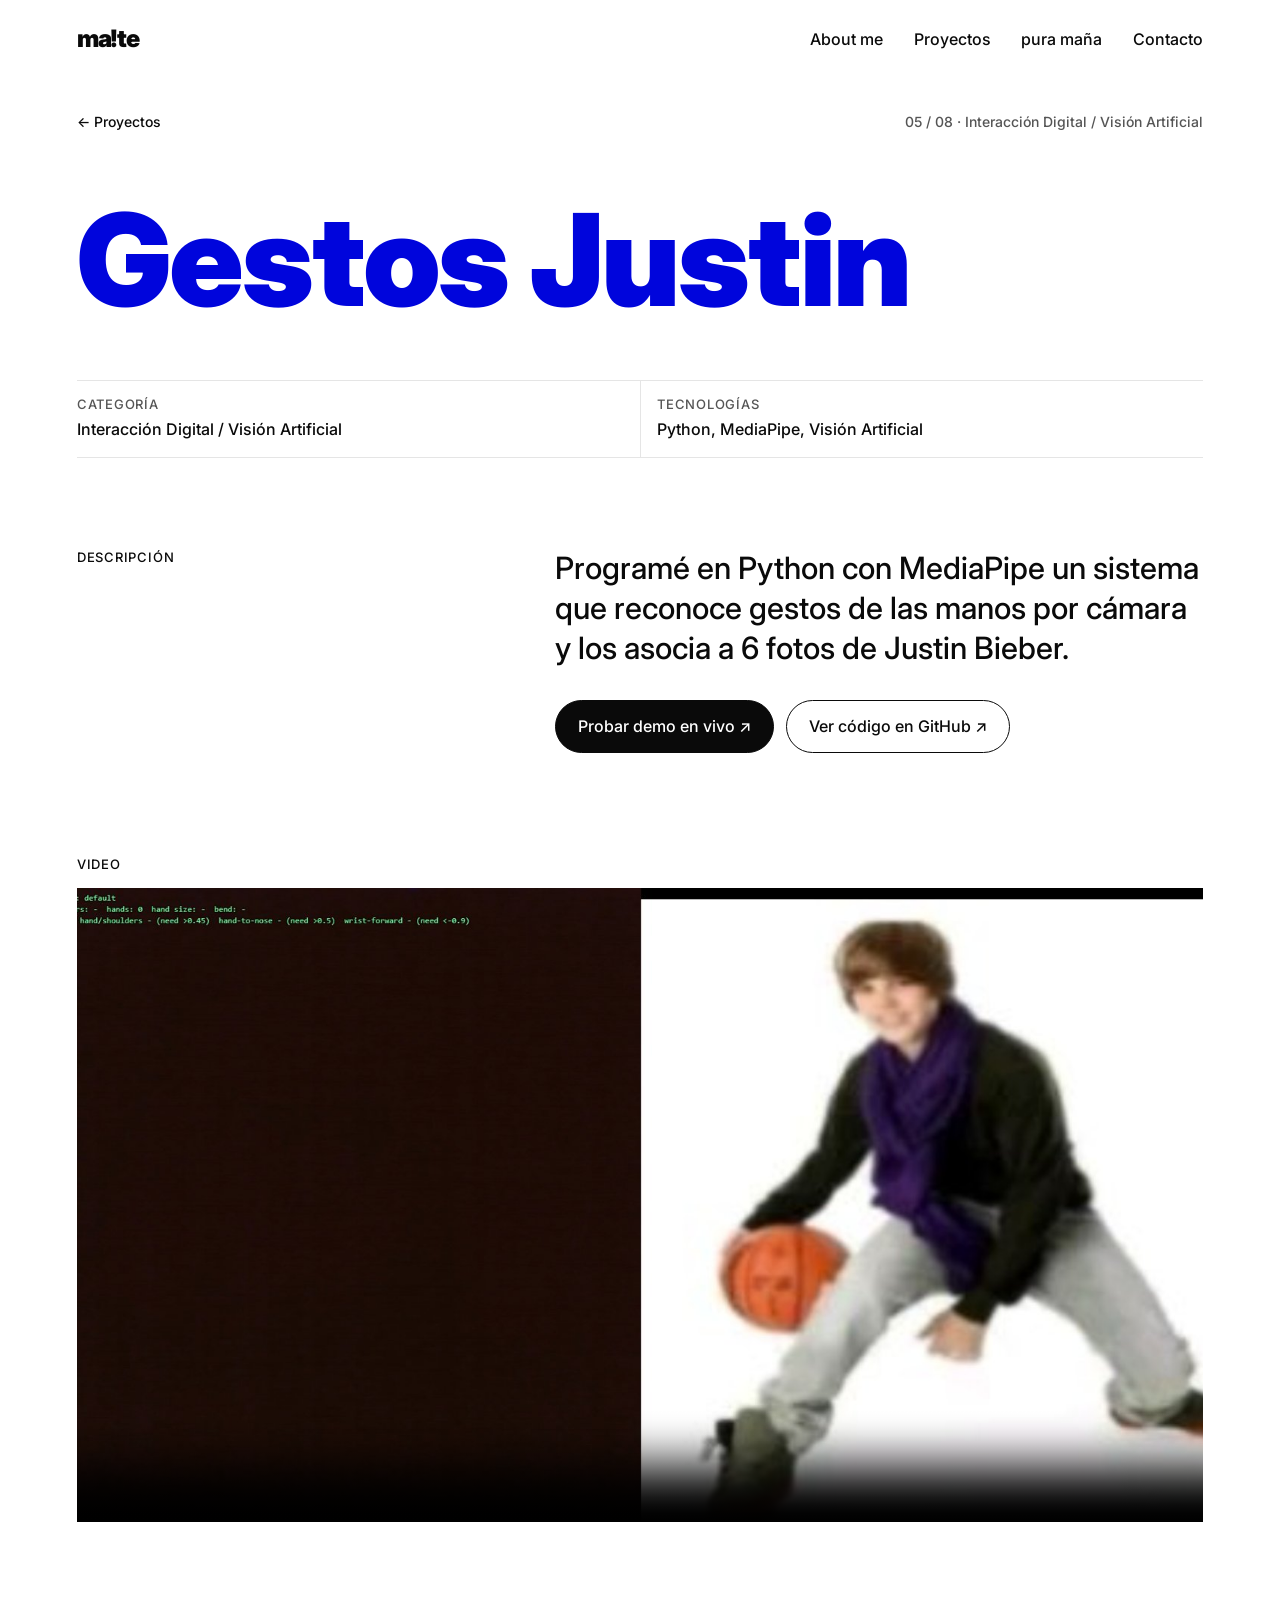
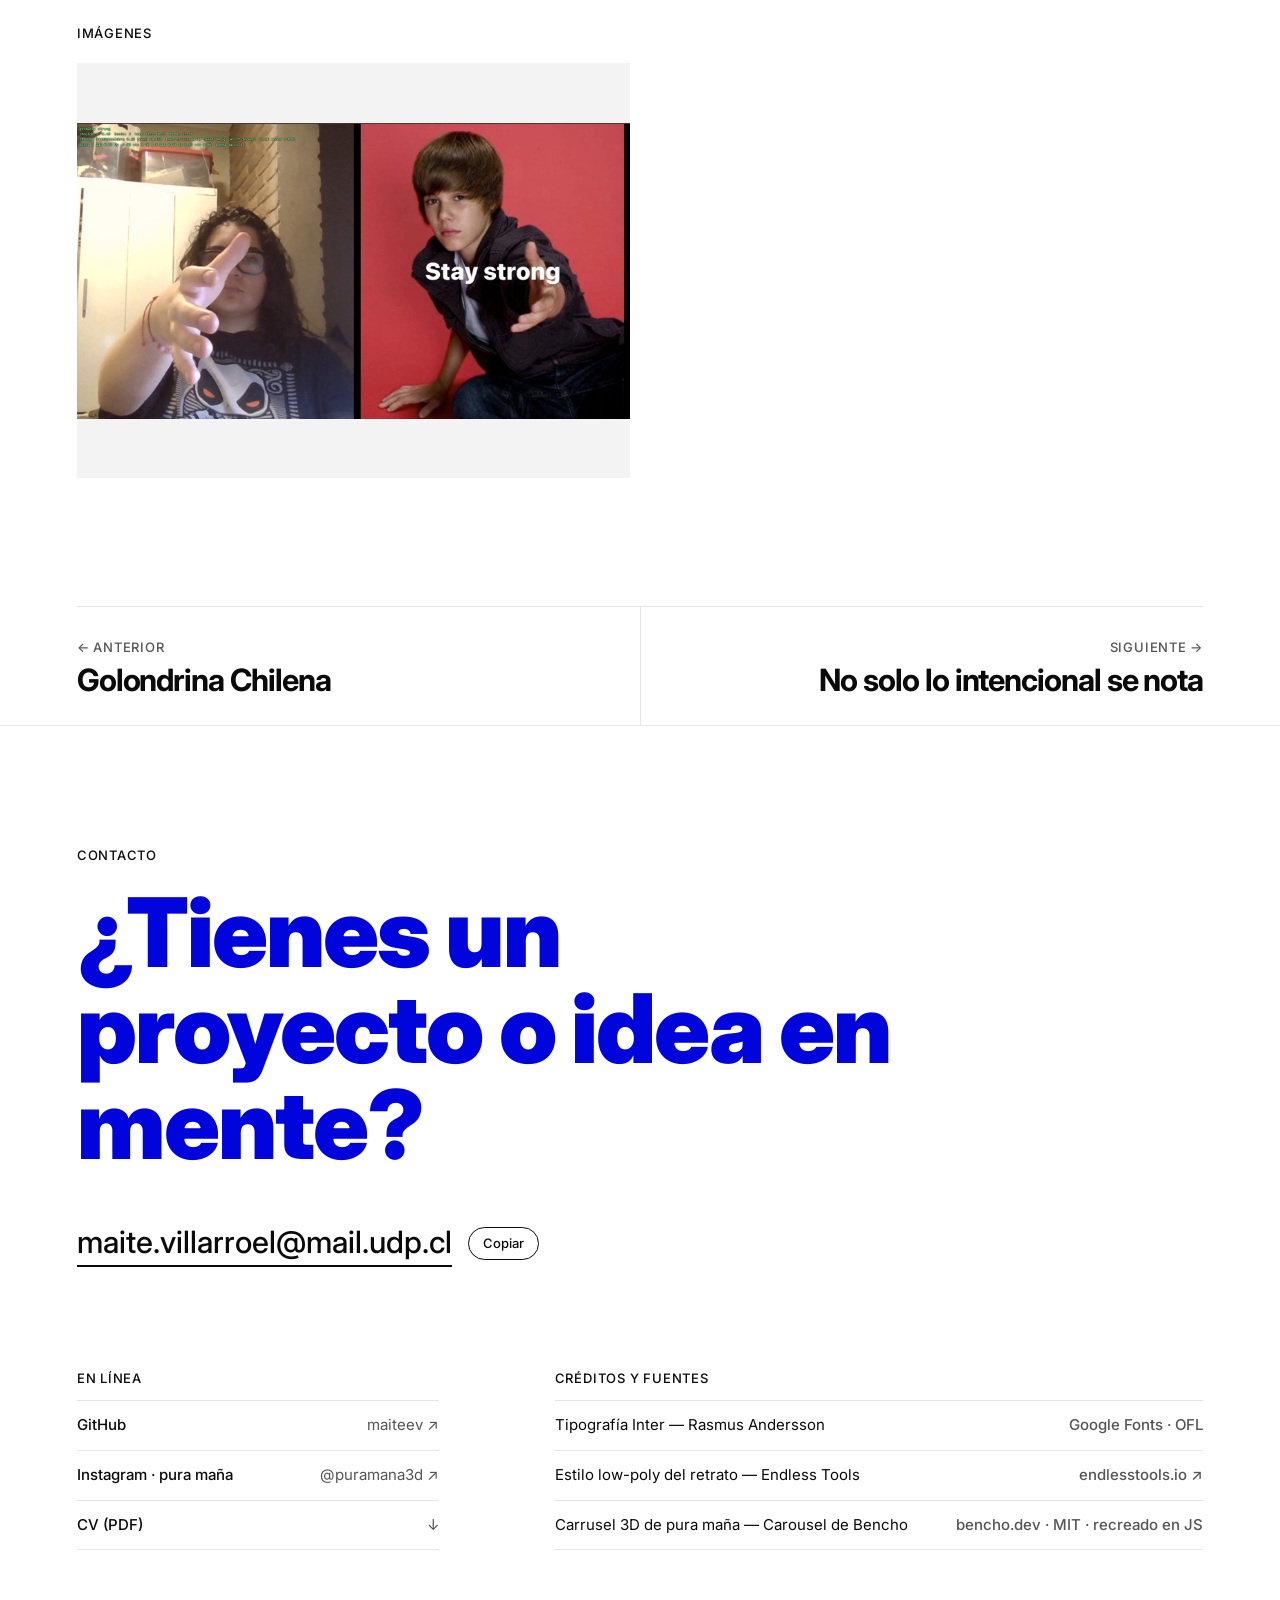
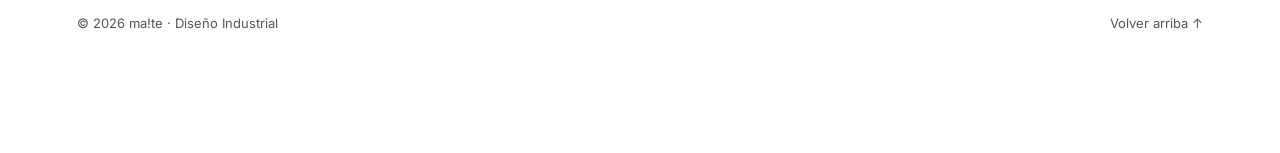
<file: proyectos/gestos-justin.html>
<!DOCTYPE html>
<html lang="es">
<head>
  <meta charset="utf-8">
  <meta name="viewport" content="width=device-width, initial-scale=1">
  <title>Gestos Justin · ma!te</title>
  <meta name="description" content="Programé en Python con MediaPipe un sistema que reconoce gestos de las manos por cámara y los asocia a 6 fotos de Justin Bieber.">
  <meta property="og:title" content="Gestos Justin · ma!te">
  <meta property="og:description" content="Programé en Python con MediaPipe un sistema que reconoce gestos de las manos por cámara y los asocia a 6 fotos de Justin Bieber.">
  <link rel="icon" href="../assets/img/favicon.svg" type="image/svg+xml">
  <link rel="preconnect" href="https://fonts.googleapis.com">
  <link rel="preconnect" href="https://fonts.gstatic.com" crossorigin>
  <link href="https://fonts.googleapis.com/css2?family=Inter:wght@400;500;700;900&display=swap" rel="stylesheet">
  <link rel="stylesheet" href="../assets/css/style.css">
</head>
<body data-page="project">
<header class="site-header">
  <a class="logo" href="../index.html" aria-label="ma!te, inicio">ma!te</a>
  <nav class="nav" aria-label="Principal">
    <a href="../about.html">About me</a>
    <a href="../index.html#proyectos">Proyectos</a>
    <a href="../index.html#pura-mana">pura maña</a>
    <a href="#contacto">Contacto</a>
  </nav>
</header>

<main class="project">
  <div class="project-top">
    <a class="link-line" href="../index.html#proyectos">← Proyectos</a>
    <span class="muted">05 / 08 · Interacción Digital / Visión Artificial</span>
  </div>

  <!-- 1. Nombre -->
  <h1 class="project-title">Gestos Justin</h1>

  <dl class="meta-grid" style="--cells:2">
    <div><dt class="label">Categoría</dt><dd>Interacción Digital / Visión Artificial</dd></div><div><dt class="label">Tecnologías</dt><dd>Python, MediaPipe, Visión Artificial</dd></div>
  </dl>

  <section class="project-desc split">
    <div class="split-l"><p class="label">Descripción</p></div>
    <div class="split-r" data-reveal>
      <!-- 2. Descripción breve -->
      <p class="lead">Programé en Python con MediaPipe un sistema que reconoce gestos de las manos por cámara y los asocia a 6 fotos de Justin Bieber.</p>
      <!-- Digitales: repositorio y GitHub Pages · Productos: planimetrías en PDF -->
      <div class="btns">
          <a class="btn btn--solid" href="https://maiteev.github.io/gestos-justin-/" target="_blank" rel="noopener">Probar demo en vivo ↗</a>
          <a class="btn" href="https://github.com/maiteev/gestos-justin-" target="_blank" rel="noopener">Ver código en GitHub ↗</a>
      </div>
    </div>
  </section>

  <!-- 5. Video de la experiencia funcionando -->
  <section class="media" data-reveal>
    <span class="label">Video</span>
    <div class="video">
      <video controls autoplay loop muted playsinline preload="metadata" poster="../assets/img/gestos-justin-02.jpg">
        <source src="../assets/video/gestos-justin.mp4" type="video/mp4">
        Tu navegador no puede reproducir este video.
      </video>
      <!-- Opción YouTube (borra el <video> de arriba y usa esto):
      <iframe src="https://www.youtube.com/embed/ID_DEL_VIDEO" title="Video de Gestos Justin" allow="autoplay; encrypted-media; picture-in-picture" allowfullscreen loading="lazy"></iframe>
      -->
    </div>
  </section>

  <section class="media" data-reveal>
    <span class="label">Imágenes</span>
    <div class="gallery">
      <img src="../assets/img/gestos-justin-01.jpg" alt="Gestos Justin, imagen 1" loading="lazy">
    </div>
  </section>

  <nav class="project-nav" aria-label="Otros proyectos">
    <a href="golondrina-chilena.html"><span class="label muted">← Anterior</span><strong>Golondrina Chilena</strong></a>
    <a href="no-solo-lo-intencional-se-nota.html"><span class="label muted">Siguiente →</span><strong>No solo lo intencional se nota</strong></a>
  </nav>
</main>

<footer class="contact" id="contacto">
  <p class="label">Contacto</p>
  <h2 class="contact-title" data-reveal>¿Tienes un proyecto o idea en mente?</h2>
  <div class="contact-mail" data-reveal>
    <a class="mail" href="mailto:maite.villarroel@mail.udp.cl">maite.villarroel@mail.udp.cl</a>
    <button class="pill" type="button" data-copy="maite.villarroel@mail.udp.cl">Copiar</button>
  </div>

  <div class="contact-grid">
    <div>
      <p class="label">En línea</p>
      <ul class="list">
        <li><a class="link-line" href="https://github.com/maiteev" target="_blank" rel="noopener">GitHub</a><span class="muted">maiteev ↗</span></li>
        <li><a class="link-line" href="https://instagram.com/puramana3d" target="_blank" rel="noopener">Instagram · pura maña</a><span class="muted">@puramana3d ↗</span></li>
        <li><a class="link-line" href="../assets/cv/cv.pdf" target="_blank" rel="noopener">CV (PDF)</a><span class="muted">↓</span></li>
      </ul>
    </div>
    <div>
      <p class="label">Créditos y fuentes</p>
      <ul class="list">
        <li><span>Tipografía Inter — Rasmus Andersson</span><a class="muted link-line" href="https://fonts.google.com/specimen/Inter" target="_blank" rel="noopener">Google Fonts · OFL</a></li>
        <li><span>Estilo low-poly del retrato — Endless Tools</span><a class="muted link-line" href="https://app.endlesstools.io/project/1b8d228b-da94-4e83-90b6-0617256556fe" target="_blank" rel="noopener">endlesstools.io ↗</a></li>
        <li><span>Carrusel 3D de pura maña — Carousel de Bencho</span><a class="muted link-line" href="https://bencho.dev/blocks/carousel" target="_blank" rel="noopener">bencho.dev · MIT · recreado en JS</a></li>
      </ul>
    </div>
  </div>

  <div class="footer-bottom">
    <span>© 2026 ma!te · Diseño Industrial</span>
    <a class="link-line" href="#">Volver arriba ↑</a>
  </div>
</footer>
<script src="../assets/js/main.js"></script>
</body>
</html>
</file>
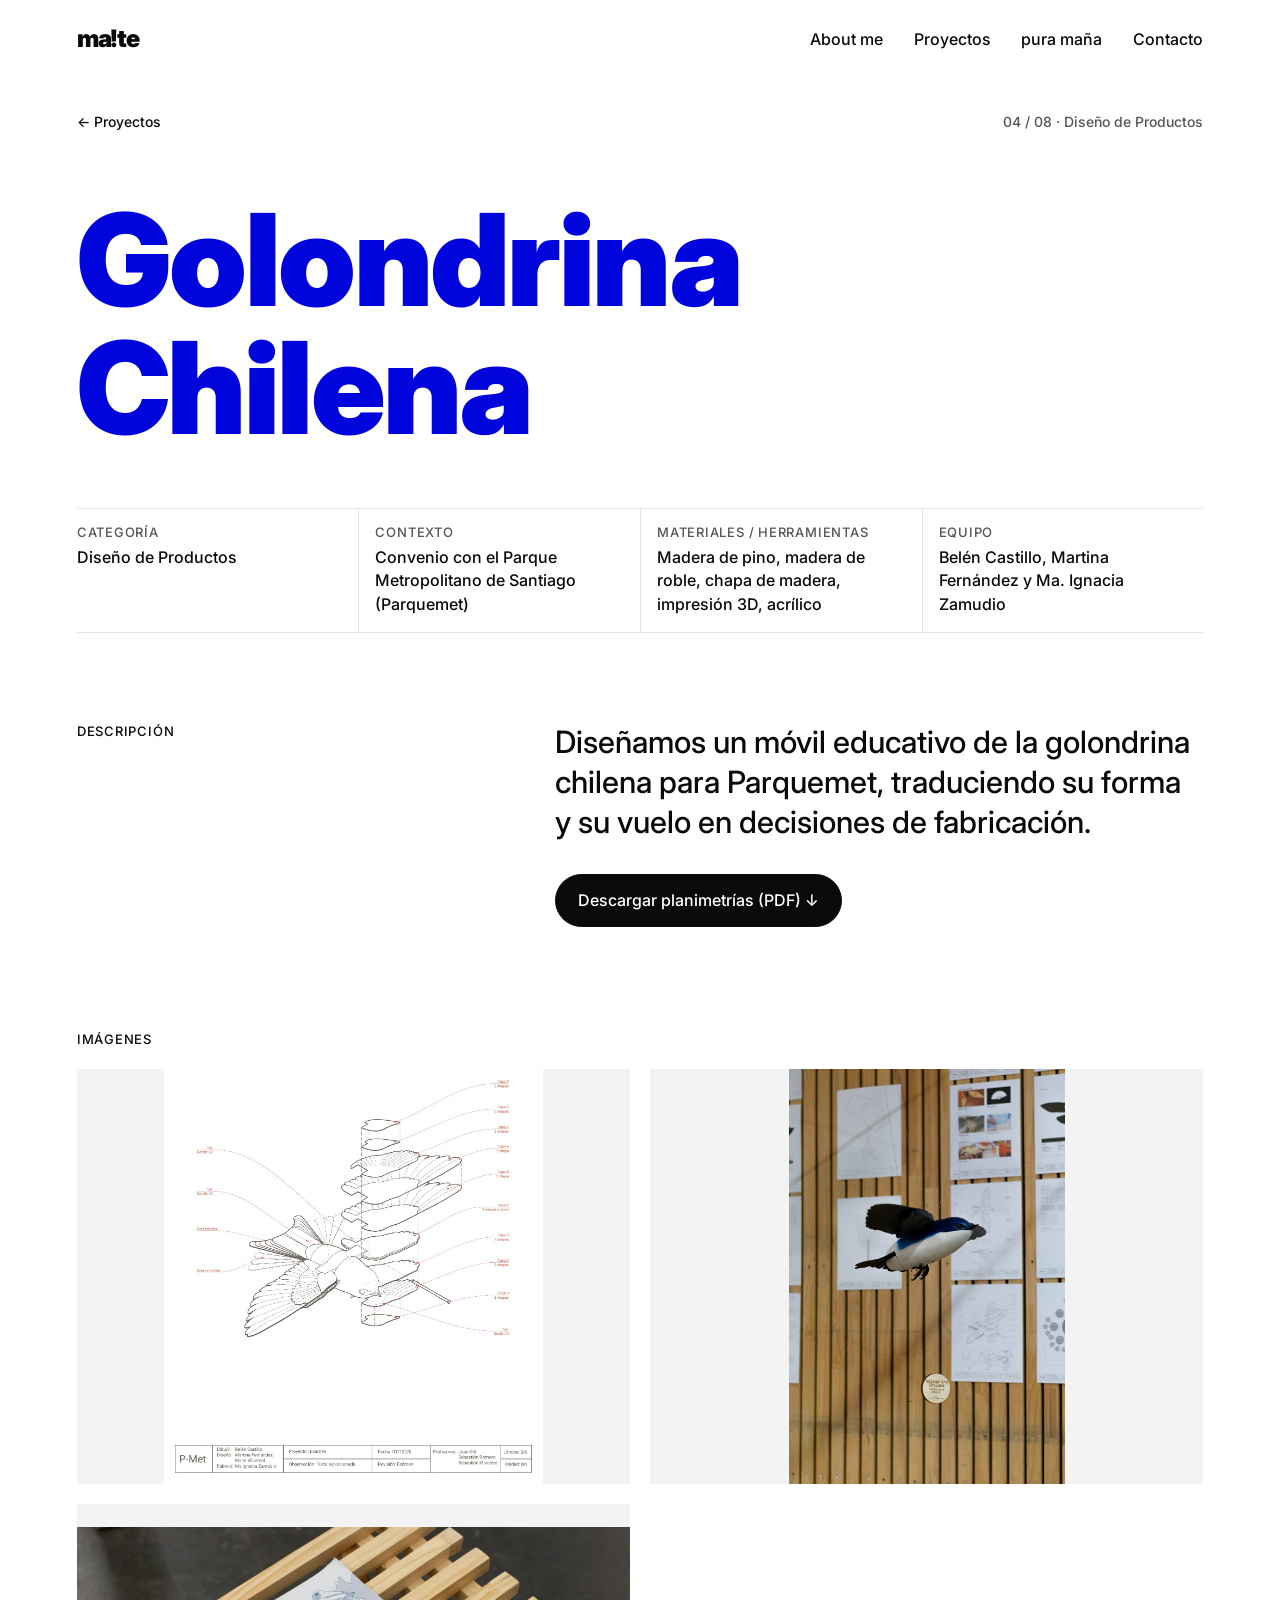
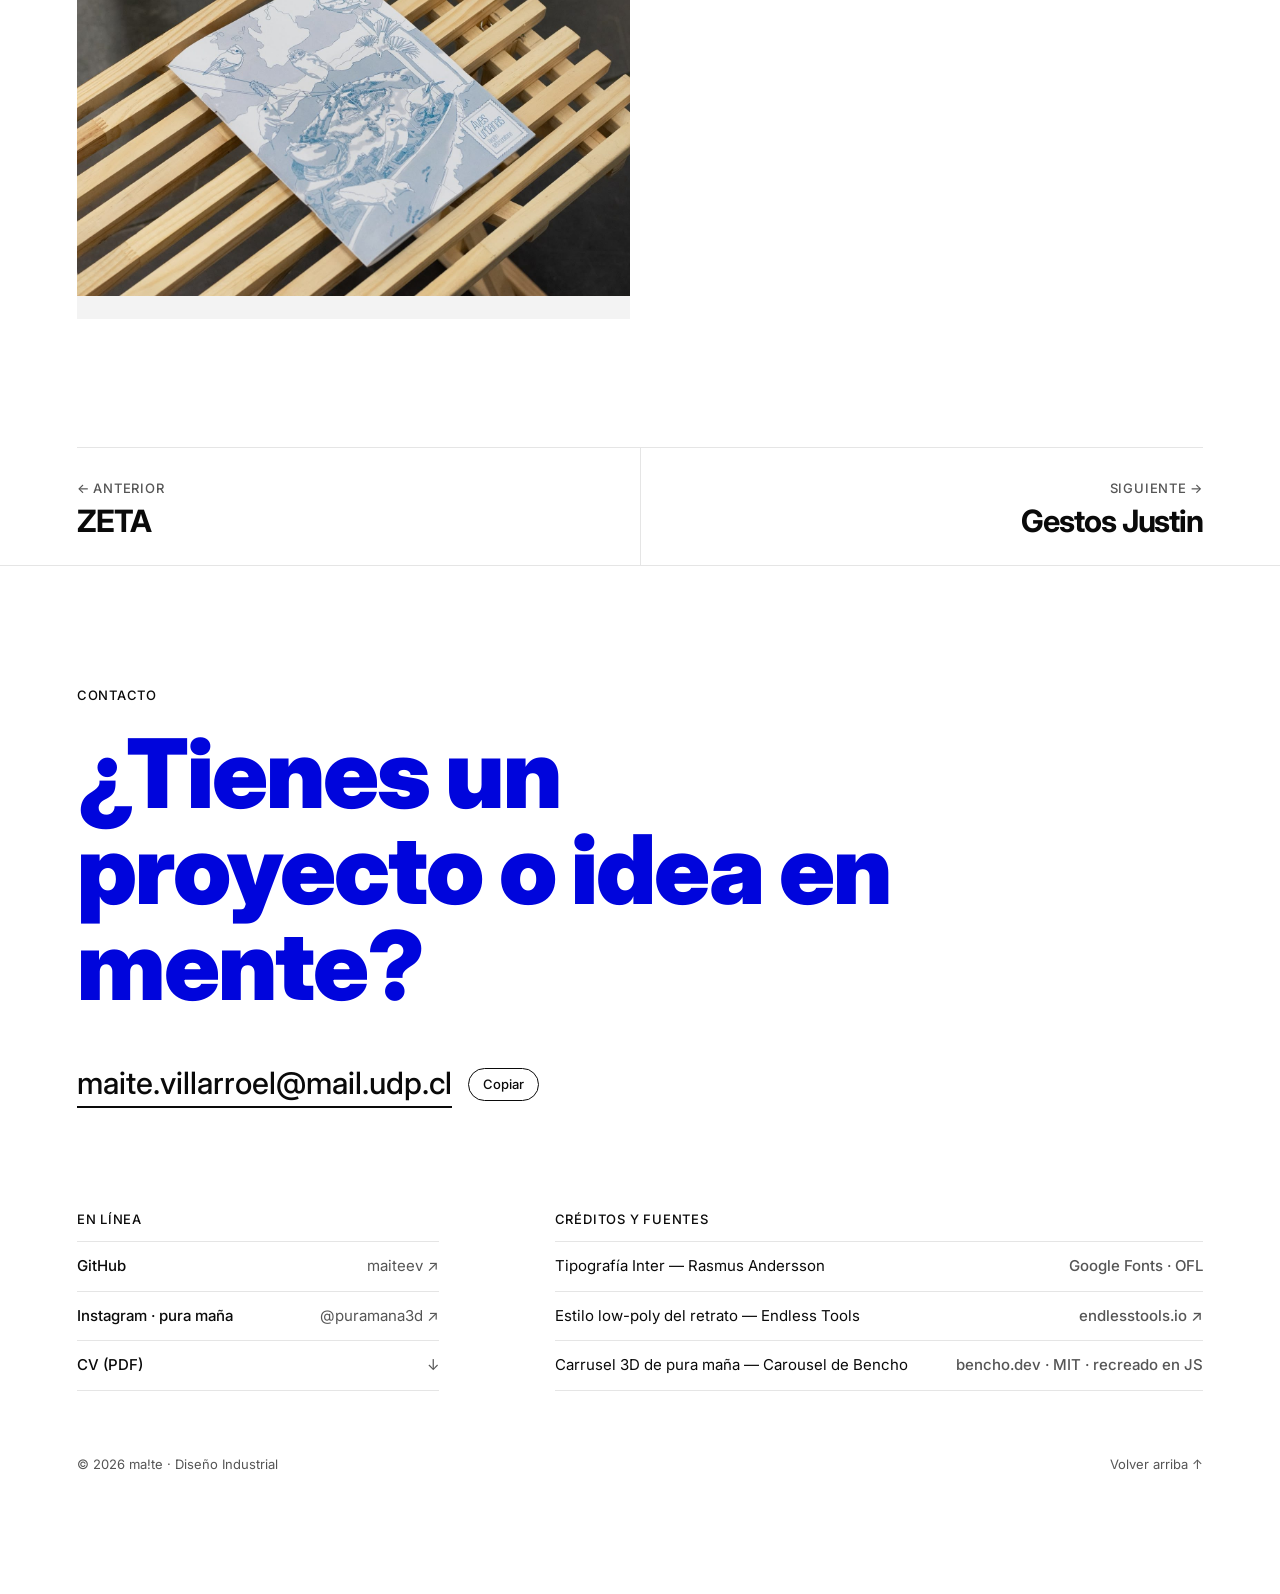
<file: proyectos/golondrina-chilena.html>
<!DOCTYPE html>
<html lang="es">
<head>
  <meta charset="utf-8">
  <meta name="viewport" content="width=device-width, initial-scale=1">
  <title>Golondrina Chilena · ma!te</title>
  <meta name="description" content="Diseñamos un móvil educativo de la golondrina chilena para Parquemet, traduciendo su forma y su vuelo en decisiones de fabricación.">
  <meta property="og:title" content="Golondrina Chilena · ma!te">
  <meta property="og:description" content="Diseñamos un móvil educativo de la golondrina chilena para Parquemet, traduciendo su forma y su vuelo en decisiones de fabricación.">
  <link rel="icon" href="../assets/img/favicon.svg" type="image/svg+xml">
  <link rel="preconnect" href="https://fonts.googleapis.com">
  <link rel="preconnect" href="https://fonts.gstatic.com" crossorigin>
  <link href="https://fonts.googleapis.com/css2?family=Inter:wght@400;500;700;900&display=swap" rel="stylesheet">
  <link rel="stylesheet" href="../assets/css/style.css">
</head>
<body data-page="project">
<header class="site-header">
  <a class="logo" href="../index.html" aria-label="ma!te, inicio">ma!te</a>
  <nav class="nav" aria-label="Principal">
    <a href="../about.html">About me</a>
    <a href="../index.html#proyectos">Proyectos</a>
    <a href="../index.html#pura-mana">pura maña</a>
    <a href="#contacto">Contacto</a>
  </nav>
</header>

<main class="project">
  <div class="project-top">
    <a class="link-line" href="../index.html#proyectos">← Proyectos</a>
    <span class="muted">04 / 08 · Diseño de Productos</span>
  </div>

  <!-- 1. Nombre -->
  <h1 class="project-title">Golondrina Chilena</h1>

  <dl class="meta-grid" style="--cells:4">
    <div><dt class="label">Categoría</dt><dd>Diseño de Productos</dd></div><div><dt class="label">Contexto</dt><dd>Convenio con el Parque Metropolitano de Santiago (Parquemet)</dd></div><div><dt class="label">Materiales / herramientas</dt><dd>Madera de pino, madera de roble, chapa de madera, impresión 3D, acrílico</dd></div><div><dt class="label">Equipo</dt><dd>Belén Castillo, Martina Fernández y Ma. Ignacia Zamudio</dd></div>
  </dl>

  <section class="project-desc split">
    <div class="split-l"><p class="label">Descripción</p></div>
    <div class="split-r" data-reveal>
      <!-- 2. Descripción breve -->
      <p class="lead">Diseñamos un móvil educativo de la golondrina chilena para Parquemet, traduciendo su forma y su vuelo en decisiones de fabricación.</p>
      <!-- Digitales: repositorio y GitHub Pages · Productos: planimetrías en PDF -->
      <div class="btns">
          <a class="btn btn--solid" href="../assets/pdf/golondrina-chilena-planimetrias.pdf" download>Descargar planimetrías (PDF) ↓</a>
      </div>
    </div>
  </section>

  

  <section class="media" data-reveal>
    <span class="label">Imágenes</span>
    <div class="gallery">
      <img src="../assets/img/golondrina-chilena-explosionada.jpg" alt="Golondrina Chilena, imagen 1" loading="lazy">
      <img src="../assets/img/golondrina-chilena-02.jpg" alt="Golondrina Chilena, imagen 2" loading="lazy">
      <img src="../assets/img/golondrina-chilena-03.jpg" alt="Golondrina Chilena, imagen 3" loading="lazy">
    </div>
  </section>

  <nav class="project-nav" aria-label="Otros proyectos">
    <a href="zeta.html"><span class="label muted">← Anterior</span><strong>ZETA</strong></a>
    <a href="gestos-justin.html"><span class="label muted">Siguiente →</span><strong>Gestos Justin</strong></a>
  </nav>
</main>

<footer class="contact" id="contacto">
  <p class="label">Contacto</p>
  <h2 class="contact-title" data-reveal>¿Tienes un proyecto o idea en mente?</h2>
  <div class="contact-mail" data-reveal>
    <a class="mail" href="mailto:maite.villarroel@mail.udp.cl">maite.villarroel@mail.udp.cl</a>
    <button class="pill" type="button" data-copy="maite.villarroel@mail.udp.cl">Copiar</button>
  </div>

  <div class="contact-grid">
    <div>
      <p class="label">En línea</p>
      <ul class="list">
        <li><a class="link-line" href="https://github.com/maiteev" target="_blank" rel="noopener">GitHub</a><span class="muted">maiteev ↗</span></li>
        <li><a class="link-line" href="https://instagram.com/puramana3d" target="_blank" rel="noopener">Instagram · pura maña</a><span class="muted">@puramana3d ↗</span></li>
        <li><a class="link-line" href="../assets/cv/cv.pdf" target="_blank" rel="noopener">CV (PDF)</a><span class="muted">↓</span></li>
      </ul>
    </div>
    <div>
      <p class="label">Créditos y fuentes</p>
      <ul class="list">
        <li><span>Tipografía Inter — Rasmus Andersson</span><a class="muted link-line" href="https://fonts.google.com/specimen/Inter" target="_blank" rel="noopener">Google Fonts · OFL</a></li>
        <li><span>Estilo low-poly del retrato — Endless Tools</span><a class="muted link-line" href="https://app.endlesstools.io/project/1b8d228b-da94-4e83-90b6-0617256556fe" target="_blank" rel="noopener">endlesstools.io ↗</a></li>
        <li><span>Carrusel 3D de pura maña — Carousel de Bencho</span><a class="muted link-line" href="https://bencho.dev/blocks/carousel" target="_blank" rel="noopener">bencho.dev · MIT · recreado en JS</a></li>
      </ul>
    </div>
  </div>

  <div class="footer-bottom">
    <span>© 2026 ma!te · Diseño Industrial</span>
    <a class="link-line" href="#">Volver arriba ↑</a>
  </div>
</footer>
<script src="../assets/js/main.js"></script>
</body>
</html>
</file>
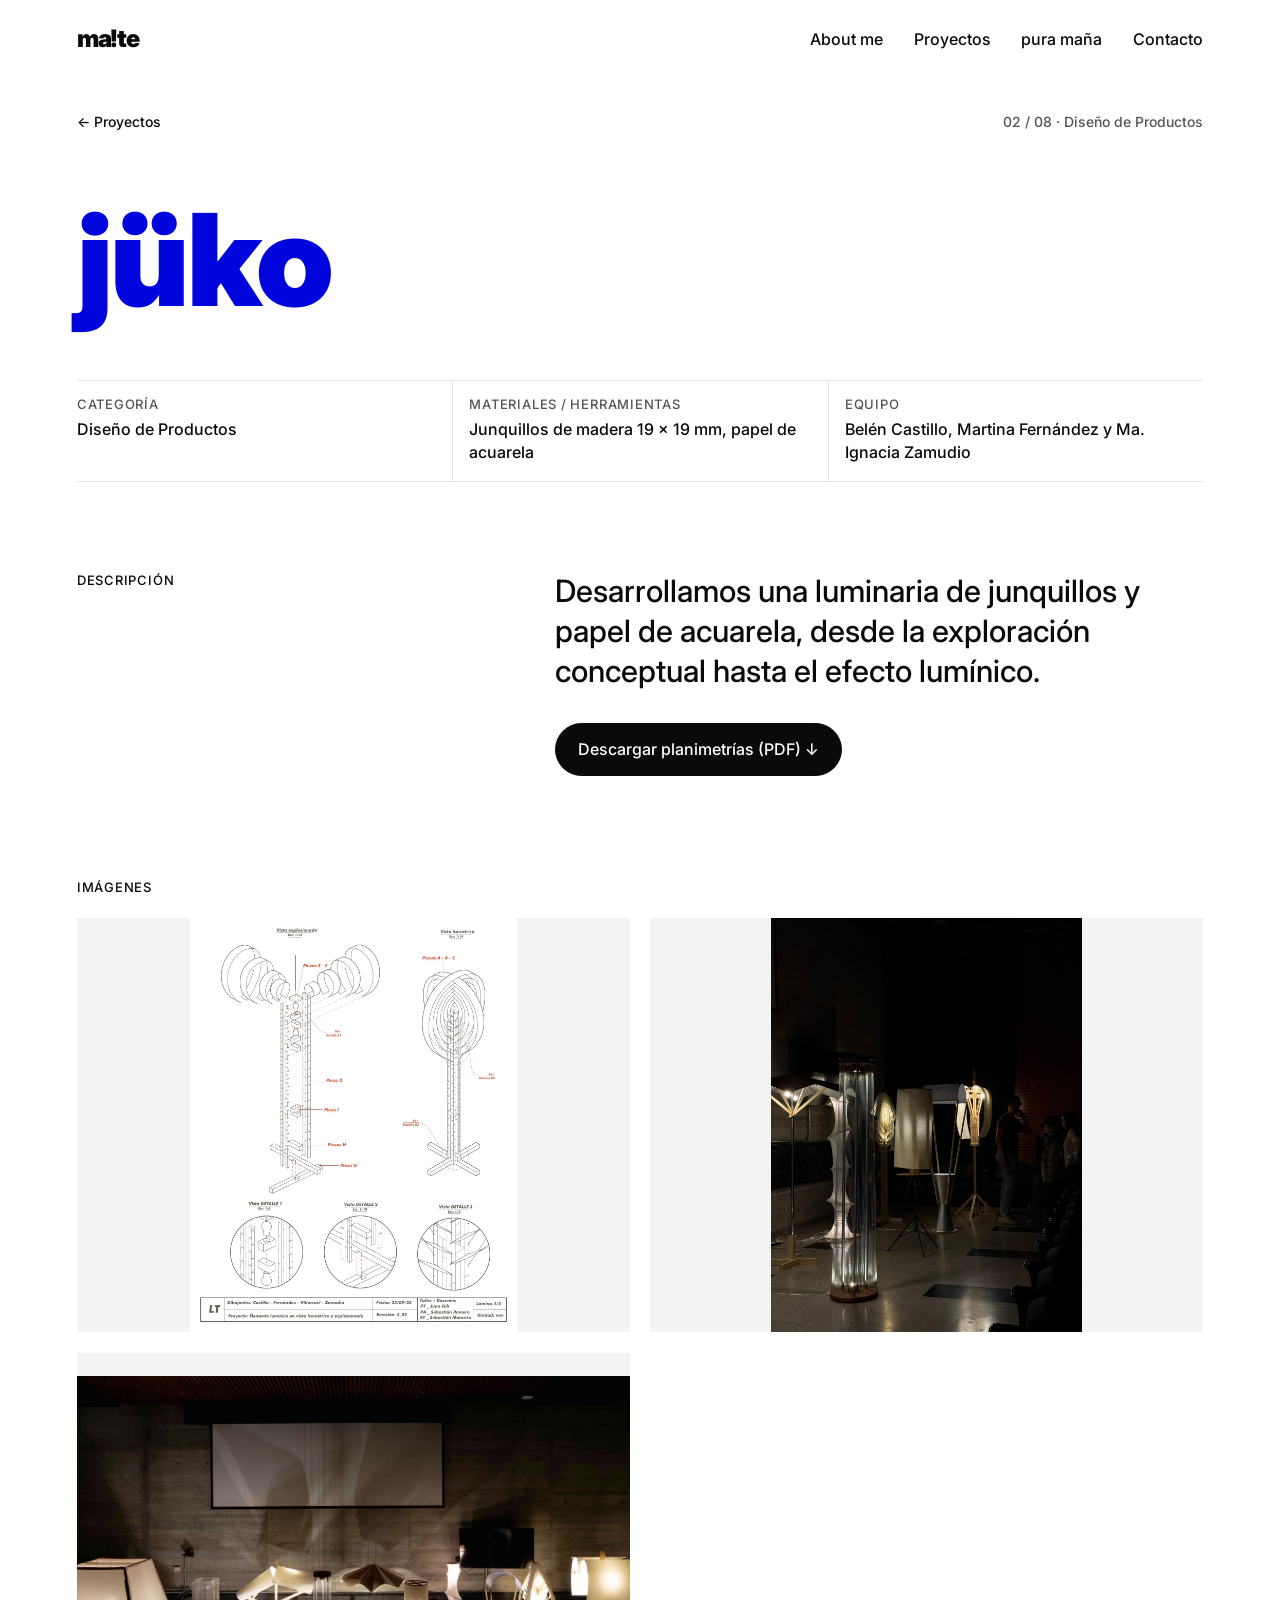
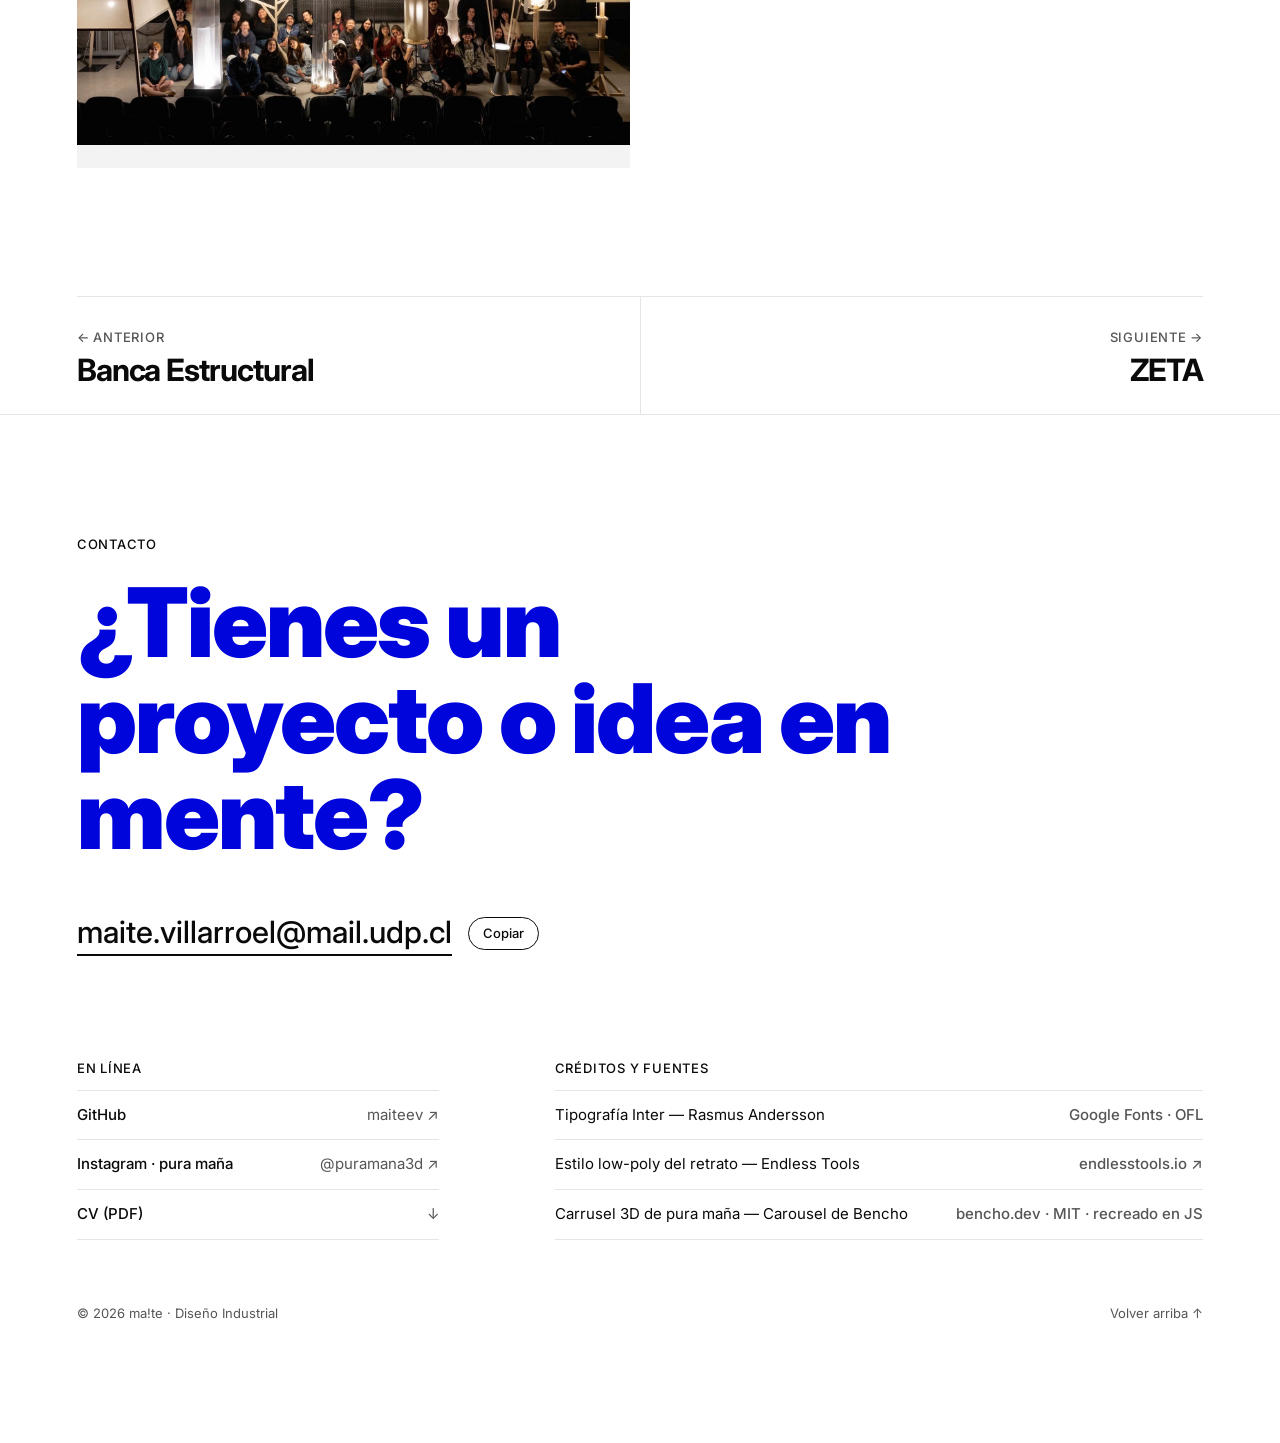
<file: proyectos/juko.html>
<!DOCTYPE html>
<html lang="es">
<head>
  <meta charset="utf-8">
  <meta name="viewport" content="width=device-width, initial-scale=1">
  <title>jüko · ma!te</title>
  <meta name="description" content="Desarrollamos una luminaria de junquillos y papel de acuarela, desde la exploración conceptual hasta el efecto lumínico.">
  <meta property="og:title" content="jüko · ma!te">
  <meta property="og:description" content="Desarrollamos una luminaria de junquillos y papel de acuarela, desde la exploración conceptual hasta el efecto lumínico.">
  <link rel="icon" href="../assets/img/favicon.svg" type="image/svg+xml">
  <link rel="preconnect" href="https://fonts.googleapis.com">
  <link rel="preconnect" href="https://fonts.gstatic.com" crossorigin>
  <link href="https://fonts.googleapis.com/css2?family=Inter:wght@400;500;700;900&display=swap" rel="stylesheet">
  <link rel="stylesheet" href="../assets/css/style.css">
</head>
<body data-page="project">
<header class="site-header">
  <a class="logo" href="../index.html" aria-label="ma!te, inicio">ma!te</a>
  <nav class="nav" aria-label="Principal">
    <a href="../about.html">About me</a>
    <a href="../index.html#proyectos">Proyectos</a>
    <a href="../index.html#pura-mana">pura maña</a>
    <a href="#contacto">Contacto</a>
  </nav>
</header>

<main class="project">
  <div class="project-top">
    <a class="link-line" href="../index.html#proyectos">← Proyectos</a>
    <span class="muted">02 / 08 · Diseño de Productos</span>
  </div>

  <!-- 1. Nombre -->
  <h1 class="project-title">jüko</h1>

  <dl class="meta-grid" style="--cells:3">
    <div><dt class="label">Categoría</dt><dd>Diseño de Productos</dd></div><div><dt class="label">Materiales / herramientas</dt><dd>Junquillos de madera 19 × 19 mm, papel de acuarela</dd></div><div><dt class="label">Equipo</dt><dd>Belén Castillo, Martina Fernández y Ma. Ignacia Zamudio</dd></div>
  </dl>

  <section class="project-desc split">
    <div class="split-l"><p class="label">Descripción</p></div>
    <div class="split-r" data-reveal>
      <!-- 2. Descripción breve -->
      <p class="lead">Desarrollamos una luminaria de junquillos y papel de acuarela, desde la exploración conceptual hasta el efecto lumínico.</p>
      <!-- Digitales: repositorio y GitHub Pages · Productos: planimetrías en PDF -->
      <div class="btns">
          <a class="btn btn--solid" href="../assets/pdf/juko-planimetrias.pdf" download>Descargar planimetrías (PDF) ↓</a>
      </div>
    </div>
  </section>

  

  <section class="media" data-reveal>
    <span class="label">Imágenes</span>
    <div class="gallery">
      <img src="../assets/img/juko-explosionada.jpg" alt="jüko, imagen 1" loading="lazy">
      <img src="../assets/img/juko-02.jpg" alt="jüko, imagen 2" loading="lazy">
      <img src="../assets/img/juko-03.jpg" alt="jüko, imagen 3" loading="lazy">
    </div>
  </section>

  <nav class="project-nav" aria-label="Otros proyectos">
    <a href="banca-estructural.html"><span class="label muted">← Anterior</span><strong>Banca Estructural</strong></a>
    <a href="zeta.html"><span class="label muted">Siguiente →</span><strong>ZETA</strong></a>
  </nav>
</main>

<footer class="contact" id="contacto">
  <p class="label">Contacto</p>
  <h2 class="contact-title" data-reveal>¿Tienes un proyecto o idea en mente?</h2>
  <div class="contact-mail" data-reveal>
    <a class="mail" href="mailto:maite.villarroel@mail.udp.cl">maite.villarroel@mail.udp.cl</a>
    <button class="pill" type="button" data-copy="maite.villarroel@mail.udp.cl">Copiar</button>
  </div>

  <div class="contact-grid">
    <div>
      <p class="label">En línea</p>
      <ul class="list">
        <li><a class="link-line" href="https://github.com/maiteev" target="_blank" rel="noopener">GitHub</a><span class="muted">maiteev ↗</span></li>
        <li><a class="link-line" href="https://instagram.com/puramana3d" target="_blank" rel="noopener">Instagram · pura maña</a><span class="muted">@puramana3d ↗</span></li>
        <li><a class="link-line" href="../assets/cv/cv.pdf" target="_blank" rel="noopener">CV (PDF)</a><span class="muted">↓</span></li>
      </ul>
    </div>
    <div>
      <p class="label">Créditos y fuentes</p>
      <ul class="list">
        <li><span>Tipografía Inter — Rasmus Andersson</span><a class="muted link-line" href="https://fonts.google.com/specimen/Inter" target="_blank" rel="noopener">Google Fonts · OFL</a></li>
        <li><span>Estilo low-poly del retrato — Endless Tools</span><a class="muted link-line" href="https://app.endlesstools.io/project/1b8d228b-da94-4e83-90b6-0617256556fe" target="_blank" rel="noopener">endlesstools.io ↗</a></li>
        <li><span>Carrusel 3D de pura maña — Carousel de Bencho</span><a class="muted link-line" href="https://bencho.dev/blocks/carousel" target="_blank" rel="noopener">bencho.dev · MIT · recreado en JS</a></li>
      </ul>
    </div>
  </div>

  <div class="footer-bottom">
    <span>© 2026 ma!te · Diseño Industrial</span>
    <a class="link-line" href="#">Volver arriba ↑</a>
  </div>
</footer>
<script src="../assets/js/main.js"></script>
</body>
</html>
</file>
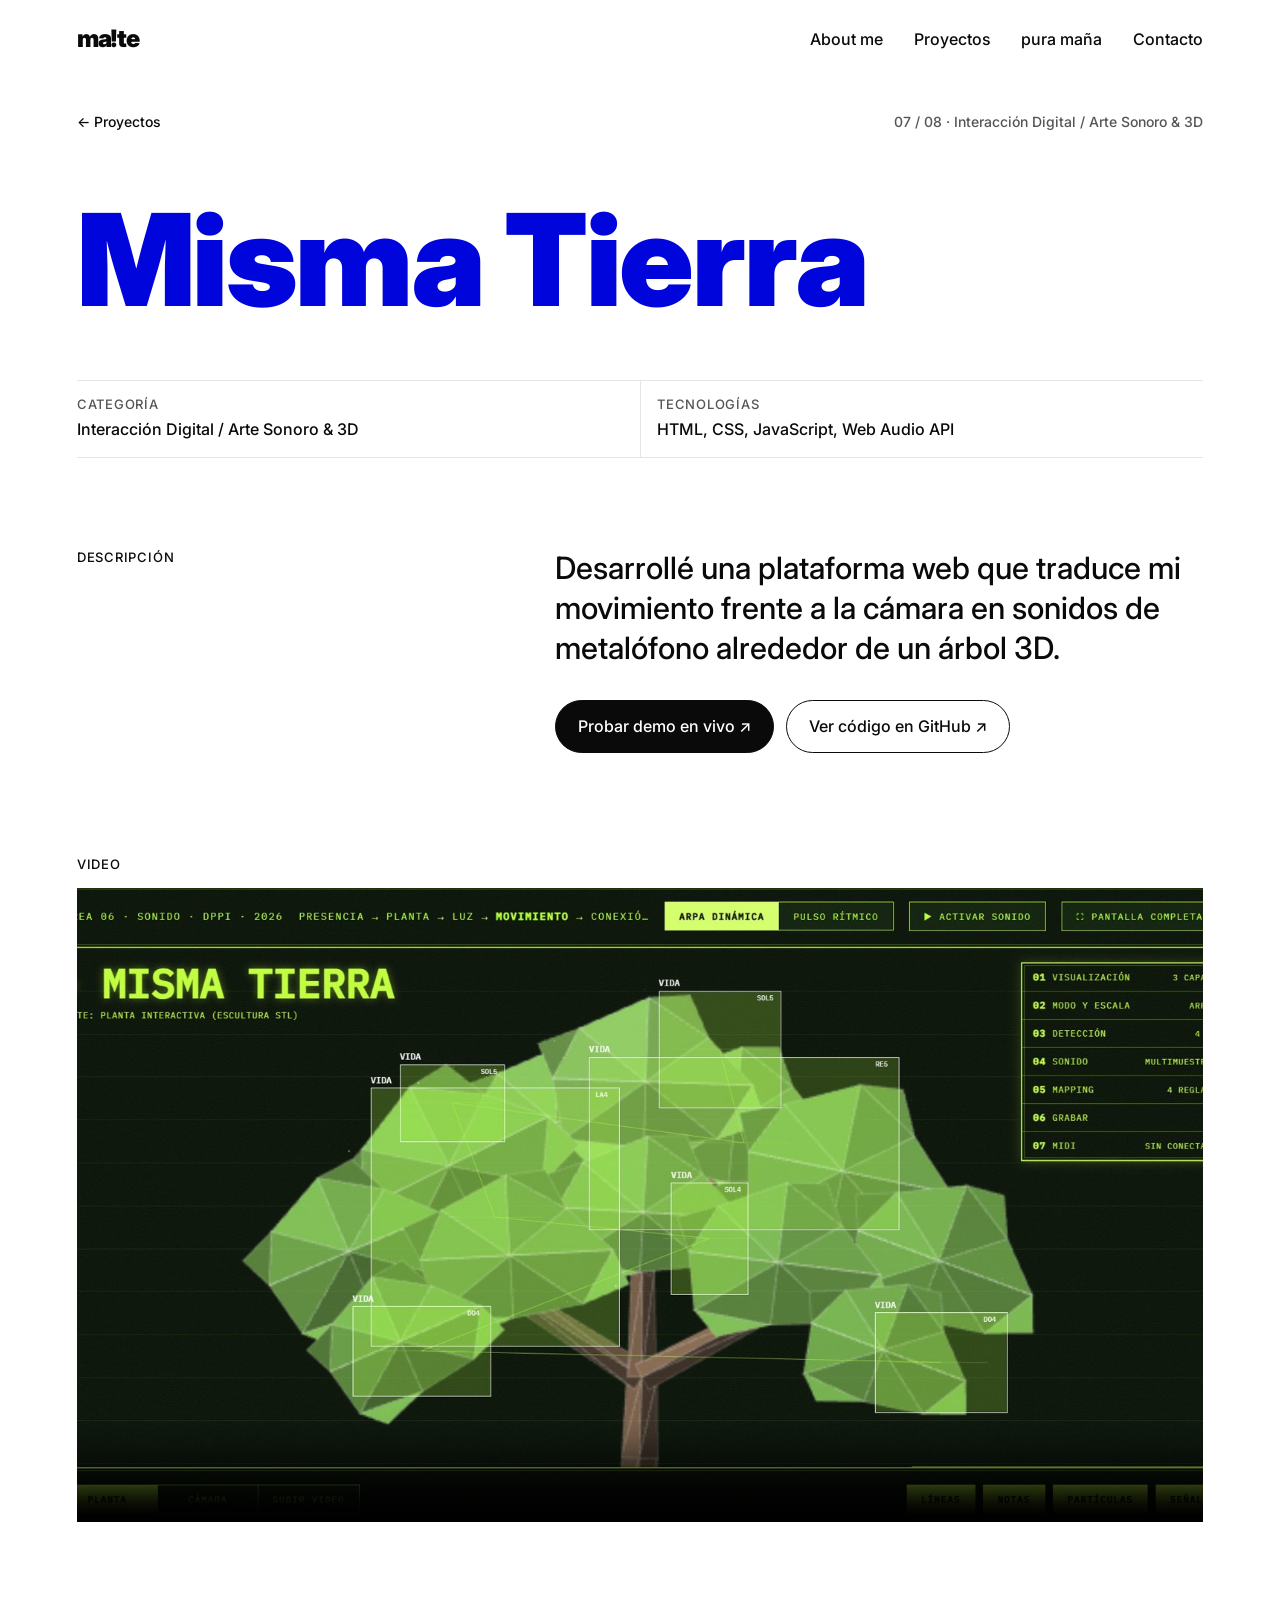
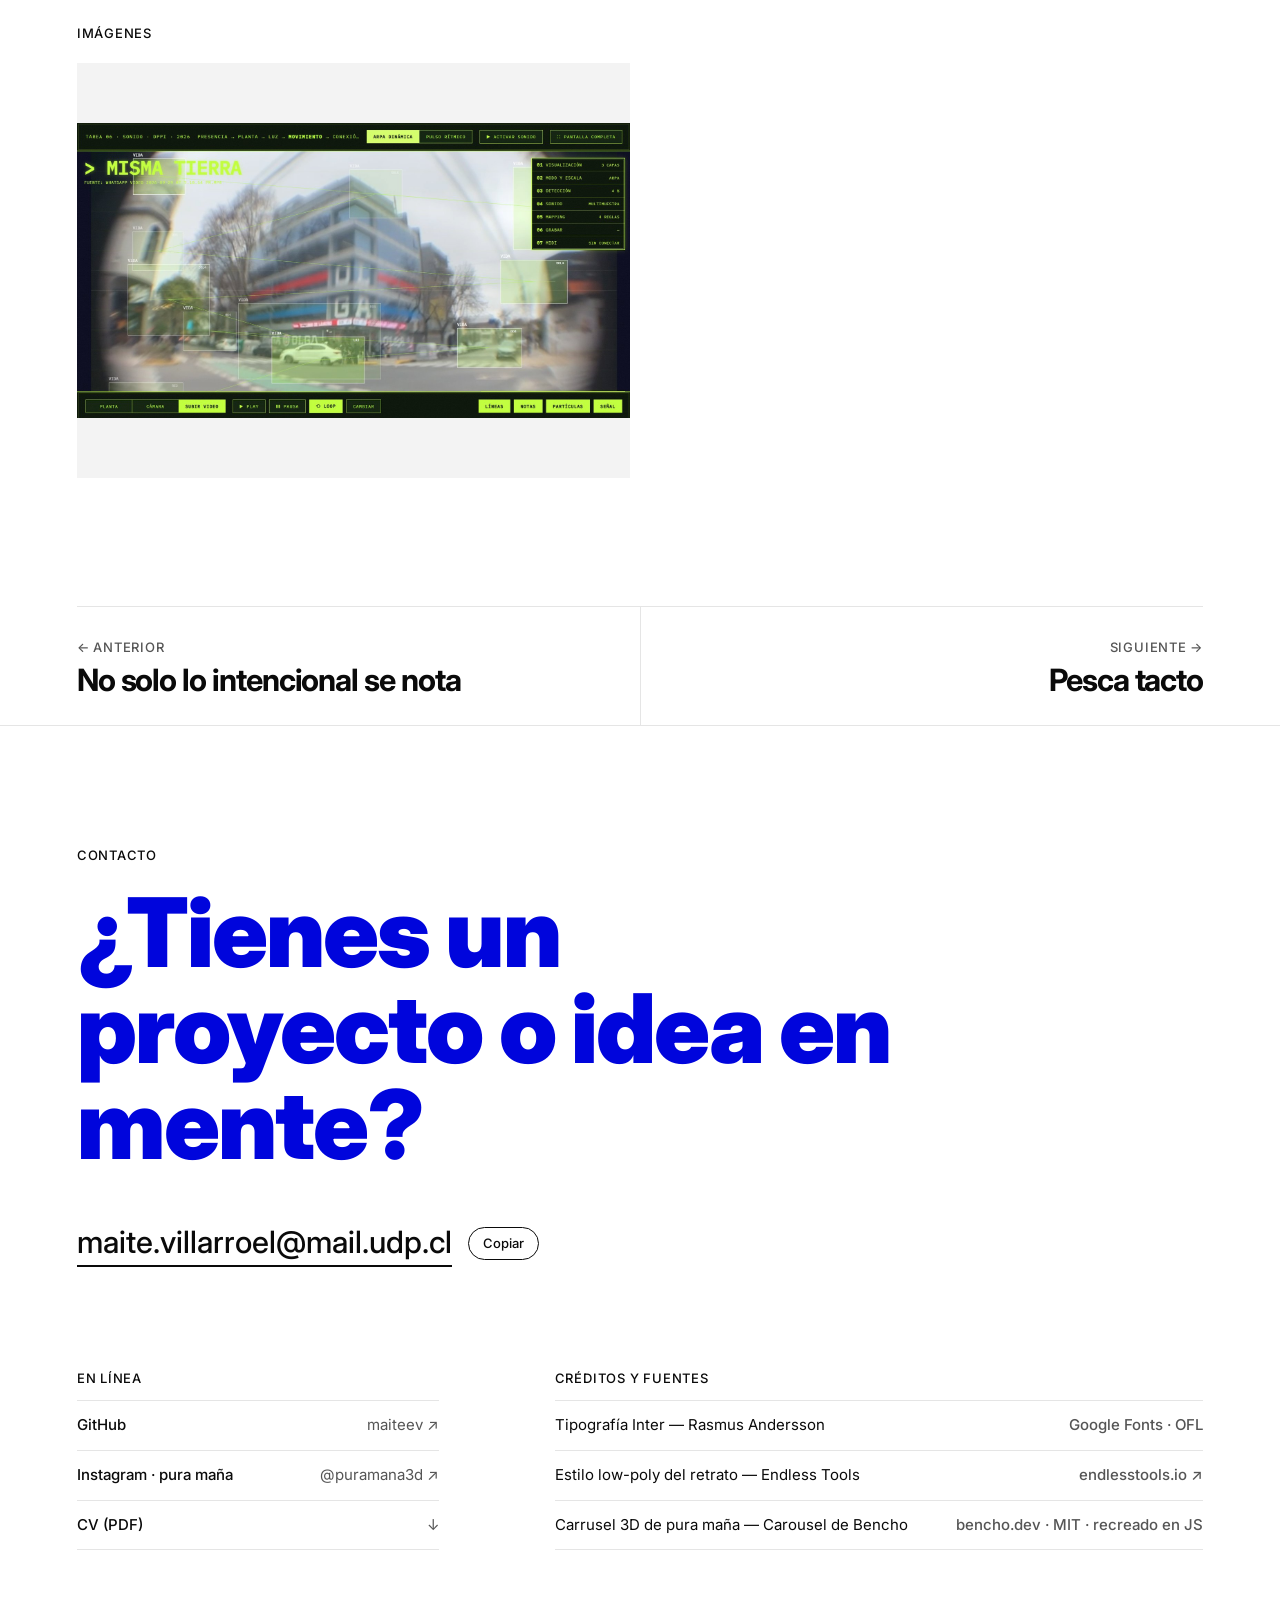
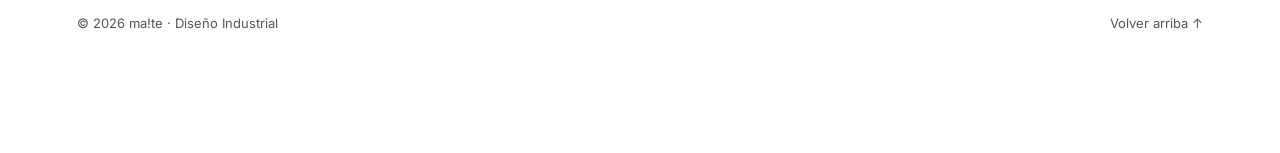
<file: proyectos/misma-tierra.html>
<!DOCTYPE html>
<html lang="es">
<head>
  <meta charset="utf-8">
  <meta name="viewport" content="width=device-width, initial-scale=1">
  <title>Misma Tierra · ma!te</title>
  <meta name="description" content="Desarrollé una plataforma web que traduce mi movimiento frente a la cámara en sonidos de metalófono alrededor de un árbol 3D.">
  <meta property="og:title" content="Misma Tierra · ma!te">
  <meta property="og:description" content="Desarrollé una plataforma web que traduce mi movimiento frente a la cámara en sonidos de metalófono alrededor de un árbol 3D.">
  <link rel="icon" href="../assets/img/favicon.svg" type="image/svg+xml">
  <link rel="preconnect" href="https://fonts.googleapis.com">
  <link rel="preconnect" href="https://fonts.gstatic.com" crossorigin>
  <link href="https://fonts.googleapis.com/css2?family=Inter:wght@400;500;700;900&display=swap" rel="stylesheet">
  <link rel="stylesheet" href="../assets/css/style.css">
</head>
<body data-page="project">
<header class="site-header">
  <a class="logo" href="../index.html" aria-label="ma!te, inicio">ma!te</a>
  <nav class="nav" aria-label="Principal">
    <a href="../about.html">About me</a>
    <a href="../index.html#proyectos">Proyectos</a>
    <a href="../index.html#pura-mana">pura maña</a>
    <a href="#contacto">Contacto</a>
  </nav>
</header>

<main class="project">
  <div class="project-top">
    <a class="link-line" href="../index.html#proyectos">← Proyectos</a>
    <span class="muted">07 / 08 · Interacción Digital / Arte Sonoro & 3D</span>
  </div>

  <!-- 1. Nombre -->
  <h1 class="project-title">Misma Tierra</h1>

  <dl class="meta-grid" style="--cells:2">
    <div><dt class="label">Categoría</dt><dd>Interacción Digital / Arte Sonoro &amp; 3D</dd></div><div><dt class="label">Tecnologías</dt><dd>HTML, CSS, JavaScript, Web Audio API</dd></div>
  </dl>

  <section class="project-desc split">
    <div class="split-l"><p class="label">Descripción</p></div>
    <div class="split-r" data-reveal>
      <!-- 2. Descripción breve -->
      <p class="lead">Desarrollé una plataforma web que traduce mi movimiento frente a la cámara en sonidos de metalófono alrededor de un árbol 3D.</p>
      <!-- Digitales: repositorio y GitHub Pages · Productos: planimetrías en PDF -->
      <div class="btns">
          <a class="btn btn--solid" href="https://maiteev.github.io/Misma-tierra-/" target="_blank" rel="noopener">Probar demo en vivo ↗</a>
          <a class="btn" href="https://github.com/maiteev/Misma-tierra-" target="_blank" rel="noopener">Ver código en GitHub ↗</a>
      </div>
    </div>
  </section>

  <!-- 5. Video de la experiencia funcionando -->
  <section class="media" data-reveal>
    <span class="label">Video</span>
    <div class="video">
      <video controls autoplay loop muted playsinline preload="metadata" poster="../assets/img/misma-tierra-01.jpg">
        <source src="../assets/video/misma-tierra.mp4" type="video/mp4">
        Tu navegador no puede reproducir este video.
      </video>
      <!-- Opción YouTube (borra el <video> de arriba y usa esto):
      <iframe src="https://www.youtube.com/embed/ID_DEL_VIDEO" title="Video de Misma Tierra" allow="autoplay; encrypted-media; picture-in-picture" allowfullscreen loading="lazy"></iframe>
      -->
    </div>
  </section>

  <section class="media" data-reveal>
    <span class="label">Imágenes</span>
    <div class="gallery">
      <img src="../assets/img/misma-tierra-02.jpg" alt="Misma Tierra, imagen 1" loading="lazy">
    </div>
  </section>

  <nav class="project-nav" aria-label="Otros proyectos">
    <a href="no-solo-lo-intencional-se-nota.html"><span class="label muted">← Anterior</span><strong>No solo lo intencional se nota</strong></a>
    <a href="pesca-tacto.html"><span class="label muted">Siguiente →</span><strong>Pesca tacto</strong></a>
  </nav>
</main>

<footer class="contact" id="contacto">
  <p class="label">Contacto</p>
  <h2 class="contact-title" data-reveal>¿Tienes un proyecto o idea en mente?</h2>
  <div class="contact-mail" data-reveal>
    <a class="mail" href="mailto:maite.villarroel@mail.udp.cl">maite.villarroel@mail.udp.cl</a>
    <button class="pill" type="button" data-copy="maite.villarroel@mail.udp.cl">Copiar</button>
  </div>

  <div class="contact-grid">
    <div>
      <p class="label">En línea</p>
      <ul class="list">
        <li><a class="link-line" href="https://github.com/maiteev" target="_blank" rel="noopener">GitHub</a><span class="muted">maiteev ↗</span></li>
        <li><a class="link-line" href="https://instagram.com/puramana3d" target="_blank" rel="noopener">Instagram · pura maña</a><span class="muted">@puramana3d ↗</span></li>
        <li><a class="link-line" href="../assets/cv/cv.pdf" target="_blank" rel="noopener">CV (PDF)</a><span class="muted">↓</span></li>
      </ul>
    </div>
    <div>
      <p class="label">Créditos y fuentes</p>
      <ul class="list">
        <li><span>Tipografía Inter — Rasmus Andersson</span><a class="muted link-line" href="https://fonts.google.com/specimen/Inter" target="_blank" rel="noopener">Google Fonts · OFL</a></li>
        <li><span>Estilo low-poly del retrato — Endless Tools</span><a class="muted link-line" href="https://app.endlesstools.io/project/1b8d228b-da94-4e83-90b6-0617256556fe" target="_blank" rel="noopener">endlesstools.io ↗</a></li>
        <li><span>Carrusel 3D de pura maña — Carousel de Bencho</span><a class="muted link-line" href="https://bencho.dev/blocks/carousel" target="_blank" rel="noopener">bencho.dev · MIT · recreado en JS</a></li>
      </ul>
    </div>
  </div>

  <div class="footer-bottom">
    <span>© 2026 ma!te · Diseño Industrial</span>
    <a class="link-line" href="#">Volver arriba ↑</a>
  </div>
</footer>
<script src="../assets/js/main.js"></script>
</body>
</html>
</file>
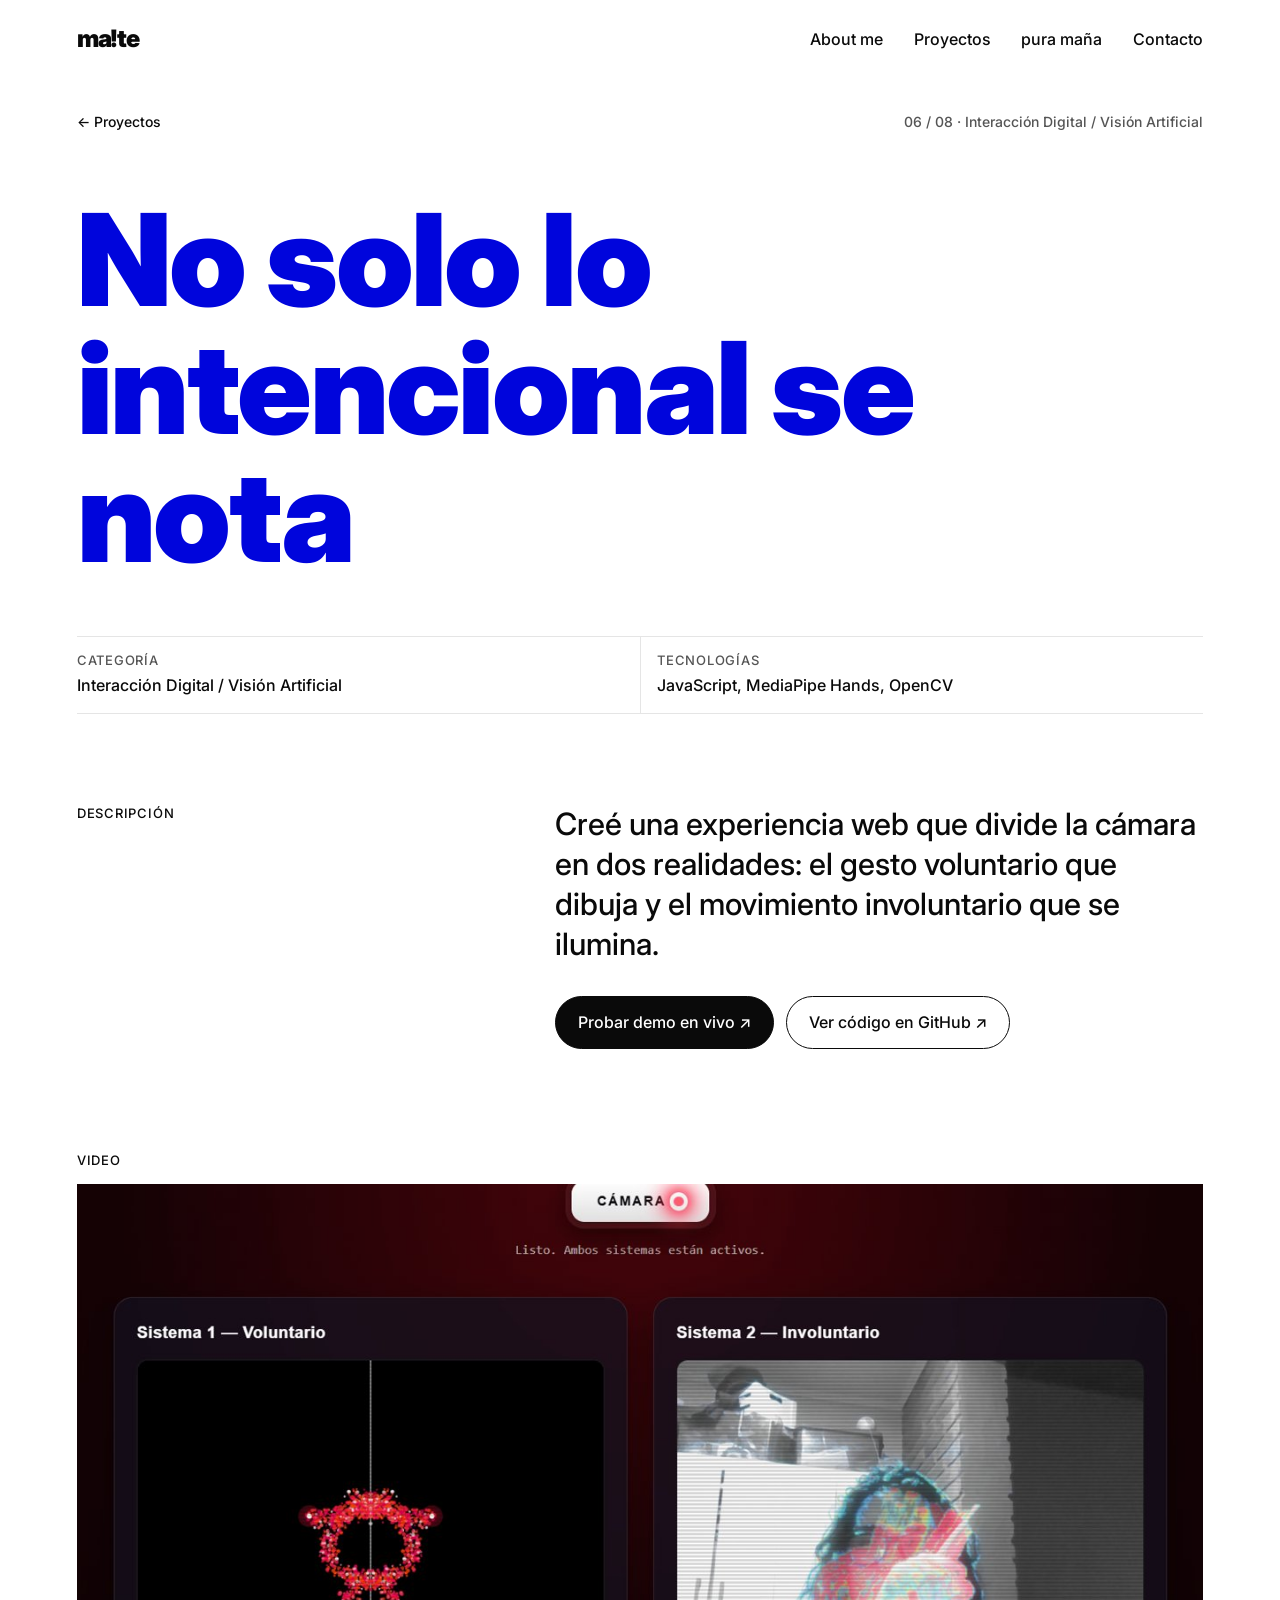
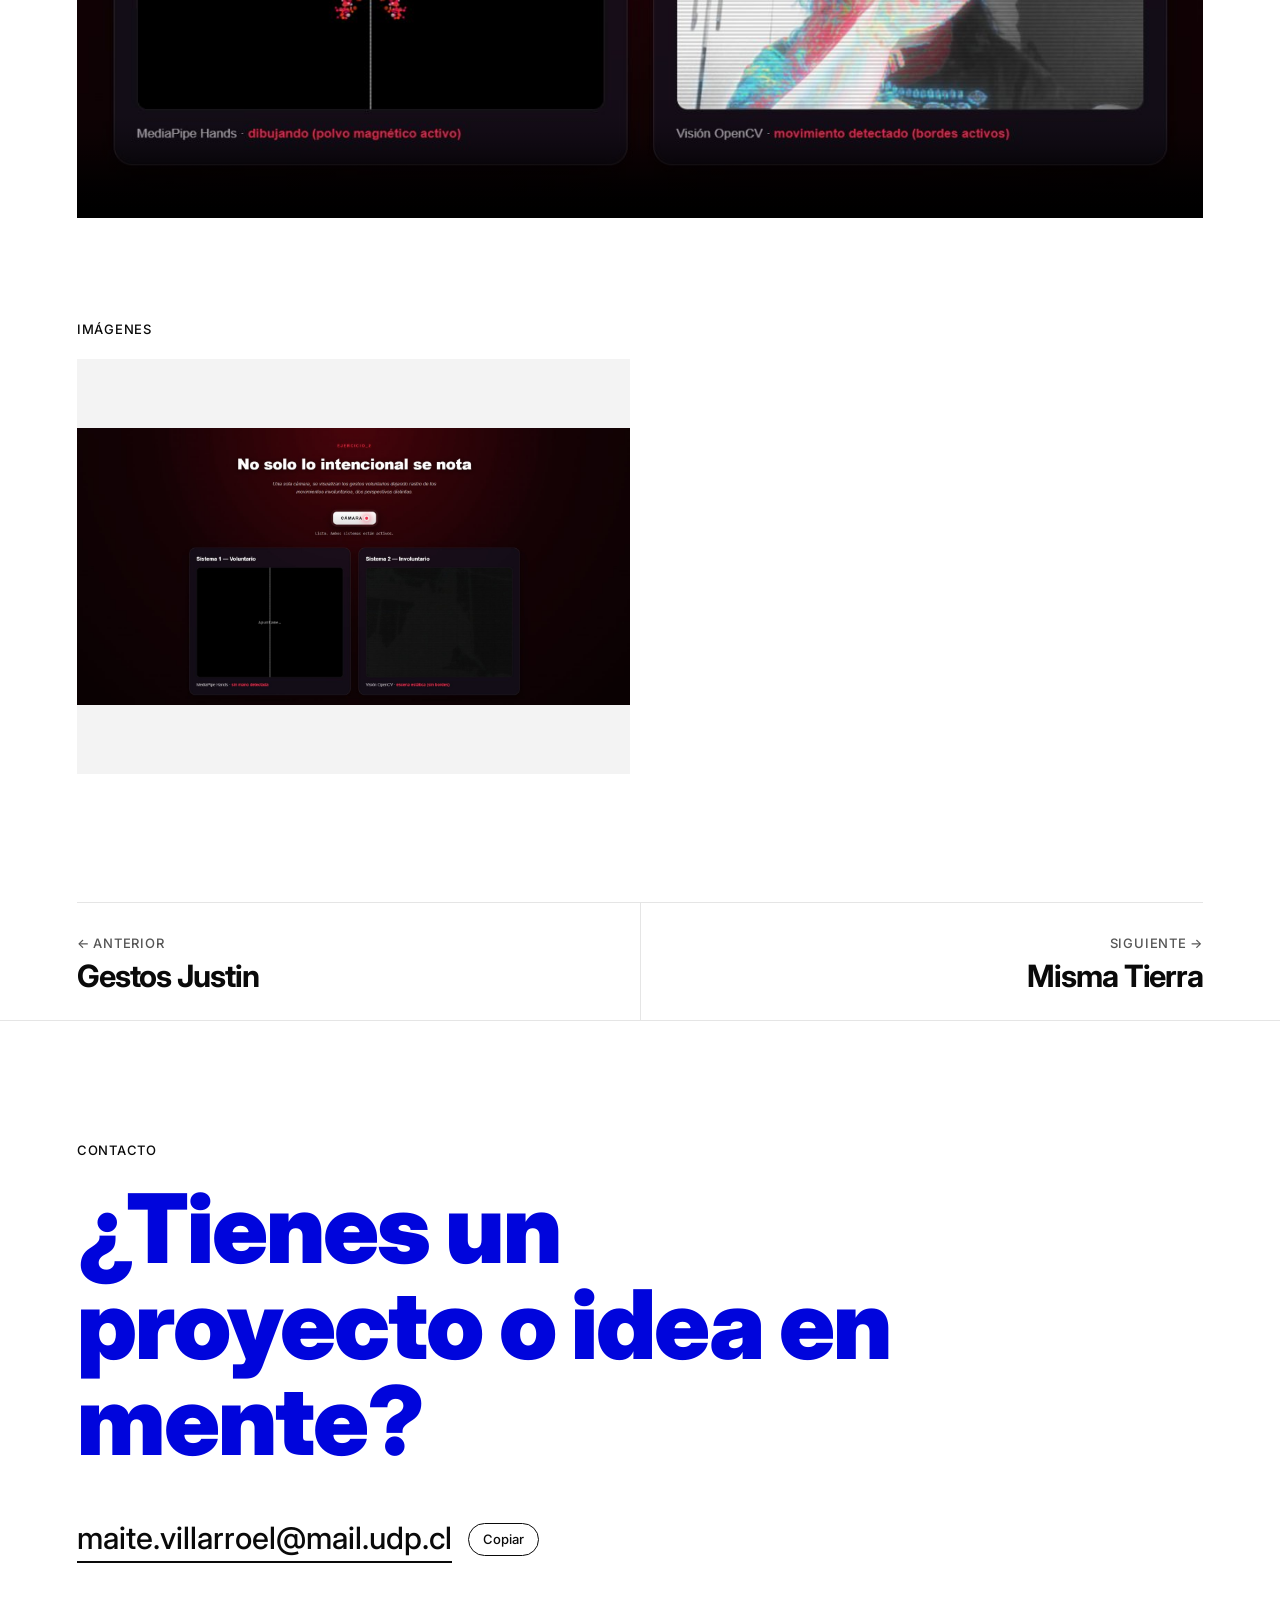
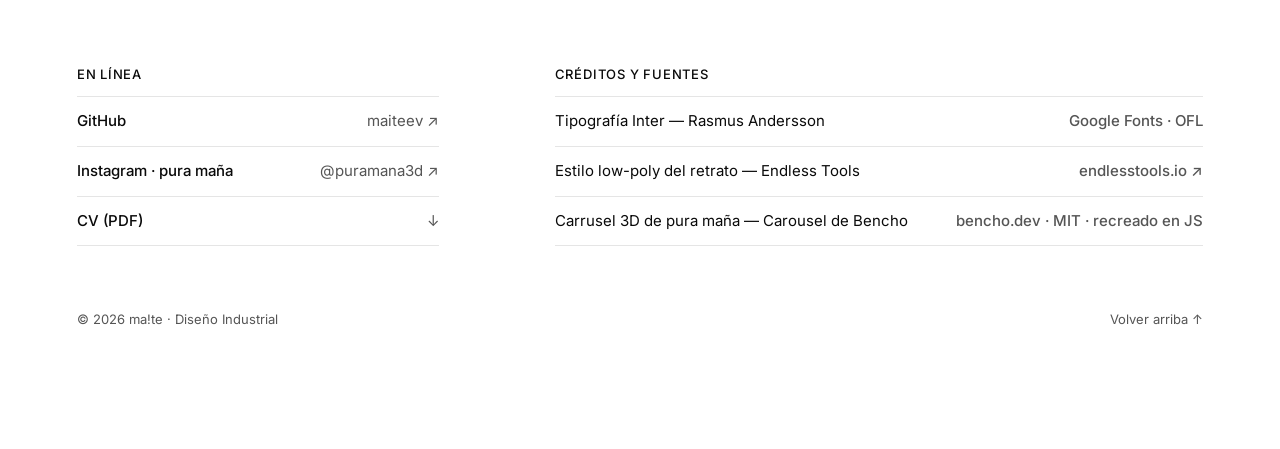
<file: proyectos/no-solo-lo-intencional-se-nota.html>
<!DOCTYPE html>
<html lang="es">
<head>
  <meta charset="utf-8">
  <meta name="viewport" content="width=device-width, initial-scale=1">
  <title>No solo lo intencional se nota · ma!te</title>
  <meta name="description" content="Creé una experiencia web que divide la cámara en dos realidades: el gesto voluntario que dibuja y el movimiento involuntario que se ilumina.">
  <meta property="og:title" content="No solo lo intencional se nota · ma!te">
  <meta property="og:description" content="Creé una experiencia web que divide la cámara en dos realidades: el gesto voluntario que dibuja y el movimiento involuntario que se ilumina.">
  <link rel="icon" href="../assets/img/favicon.svg" type="image/svg+xml">
  <link rel="preconnect" href="https://fonts.googleapis.com">
  <link rel="preconnect" href="https://fonts.gstatic.com" crossorigin>
  <link href="https://fonts.googleapis.com/css2?family=Inter:wght@400;500;700;900&display=swap" rel="stylesheet">
  <link rel="stylesheet" href="../assets/css/style.css">
</head>
<body data-page="project">
<header class="site-header">
  <a class="logo" href="../index.html" aria-label="ma!te, inicio">ma!te</a>
  <nav class="nav" aria-label="Principal">
    <a href="../about.html">About me</a>
    <a href="../index.html#proyectos">Proyectos</a>
    <a href="../index.html#pura-mana">pura maña</a>
    <a href="#contacto">Contacto</a>
  </nav>
</header>

<main class="project">
  <div class="project-top">
    <a class="link-line" href="../index.html#proyectos">← Proyectos</a>
    <span class="muted">06 / 08 · Interacción Digital / Visión Artificial</span>
  </div>

  <!-- 1. Nombre -->
  <h1 class="project-title">No solo lo intencional se nota</h1>

  <dl class="meta-grid" style="--cells:2">
    <div><dt class="label">Categoría</dt><dd>Interacción Digital / Visión Artificial</dd></div><div><dt class="label">Tecnologías</dt><dd>JavaScript, MediaPipe Hands, OpenCV</dd></div>
  </dl>

  <section class="project-desc split">
    <div class="split-l"><p class="label">Descripción</p></div>
    <div class="split-r" data-reveal>
      <!-- 2. Descripción breve -->
      <p class="lead">Creé una experiencia web que divide la cámara en dos realidades: el gesto voluntario que dibuja y el movimiento involuntario que se ilumina.</p>
      <!-- Digitales: repositorio y GitHub Pages · Productos: planimetrías en PDF -->
      <div class="btns">
          <a class="btn btn--solid" href="https://maiteev.github.io/No-solo-lo-intencional-se-nota/" target="_blank" rel="noopener">Probar demo en vivo ↗</a>
          <a class="btn" href="https://github.com/maiteev/No-solo-lo-intencional-se-nota" target="_blank" rel="noopener">Ver código en GitHub ↗</a>
      </div>
    </div>
  </section>

  <!-- 5. Video de la experiencia funcionando -->
  <section class="media" data-reveal>
    <span class="label">Video</span>
    <div class="video">
      <video controls autoplay loop muted playsinline preload="metadata" poster="../assets/img/no-solo-lo-intencional-se-nota-01.jpg">
        <source src="../assets/video/no-solo-lo-intencional-se-nota.mp4" type="video/mp4">
        Tu navegador no puede reproducir este video.
      </video>
      <!-- Opción YouTube (borra el <video> de arriba y usa esto):
      <iframe src="https://www.youtube.com/embed/ID_DEL_VIDEO" title="Video de No solo lo intencional se nota" allow="autoplay; encrypted-media; picture-in-picture" allowfullscreen loading="lazy"></iframe>
      -->
    </div>
  </section>

  <section class="media" data-reveal>
    <span class="label">Imágenes</span>
    <div class="gallery">
      <img src="../assets/img/no-solo-lo-intencional-se-nota-02.jpg" alt="No solo lo intencional se nota, imagen 1" loading="lazy">
    </div>
  </section>

  <nav class="project-nav" aria-label="Otros proyectos">
    <a href="gestos-justin.html"><span class="label muted">← Anterior</span><strong>Gestos Justin</strong></a>
    <a href="misma-tierra.html"><span class="label muted">Siguiente →</span><strong>Misma Tierra</strong></a>
  </nav>
</main>

<footer class="contact" id="contacto">
  <p class="label">Contacto</p>
  <h2 class="contact-title" data-reveal>¿Tienes un proyecto o idea en mente?</h2>
  <div class="contact-mail" data-reveal>
    <a class="mail" href="mailto:maite.villarroel@mail.udp.cl">maite.villarroel@mail.udp.cl</a>
    <button class="pill" type="button" data-copy="maite.villarroel@mail.udp.cl">Copiar</button>
  </div>

  <div class="contact-grid">
    <div>
      <p class="label">En línea</p>
      <ul class="list">
        <li><a class="link-line" href="https://github.com/maiteev" target="_blank" rel="noopener">GitHub</a><span class="muted">maiteev ↗</span></li>
        <li><a class="link-line" href="https://instagram.com/puramana3d" target="_blank" rel="noopener">Instagram · pura maña</a><span class="muted">@puramana3d ↗</span></li>
        <li><a class="link-line" href="../assets/cv/cv.pdf" target="_blank" rel="noopener">CV (PDF)</a><span class="muted">↓</span></li>
      </ul>
    </div>
    <div>
      <p class="label">Créditos y fuentes</p>
      <ul class="list">
        <li><span>Tipografía Inter — Rasmus Andersson</span><a class="muted link-line" href="https://fonts.google.com/specimen/Inter" target="_blank" rel="noopener">Google Fonts · OFL</a></li>
        <li><span>Estilo low-poly del retrato — Endless Tools</span><a class="muted link-line" href="https://app.endlesstools.io/project/1b8d228b-da94-4e83-90b6-0617256556fe" target="_blank" rel="noopener">endlesstools.io ↗</a></li>
        <li><span>Carrusel 3D de pura maña — Carousel de Bencho</span><a class="muted link-line" href="https://bencho.dev/blocks/carousel" target="_blank" rel="noopener">bencho.dev · MIT · recreado en JS</a></li>
      </ul>
    </div>
  </div>

  <div class="footer-bottom">
    <span>© 2026 ma!te · Diseño Industrial</span>
    <a class="link-line" href="#">Volver arriba ↑</a>
  </div>
</footer>
<script src="../assets/js/main.js"></script>
</body>
</html>
</file>
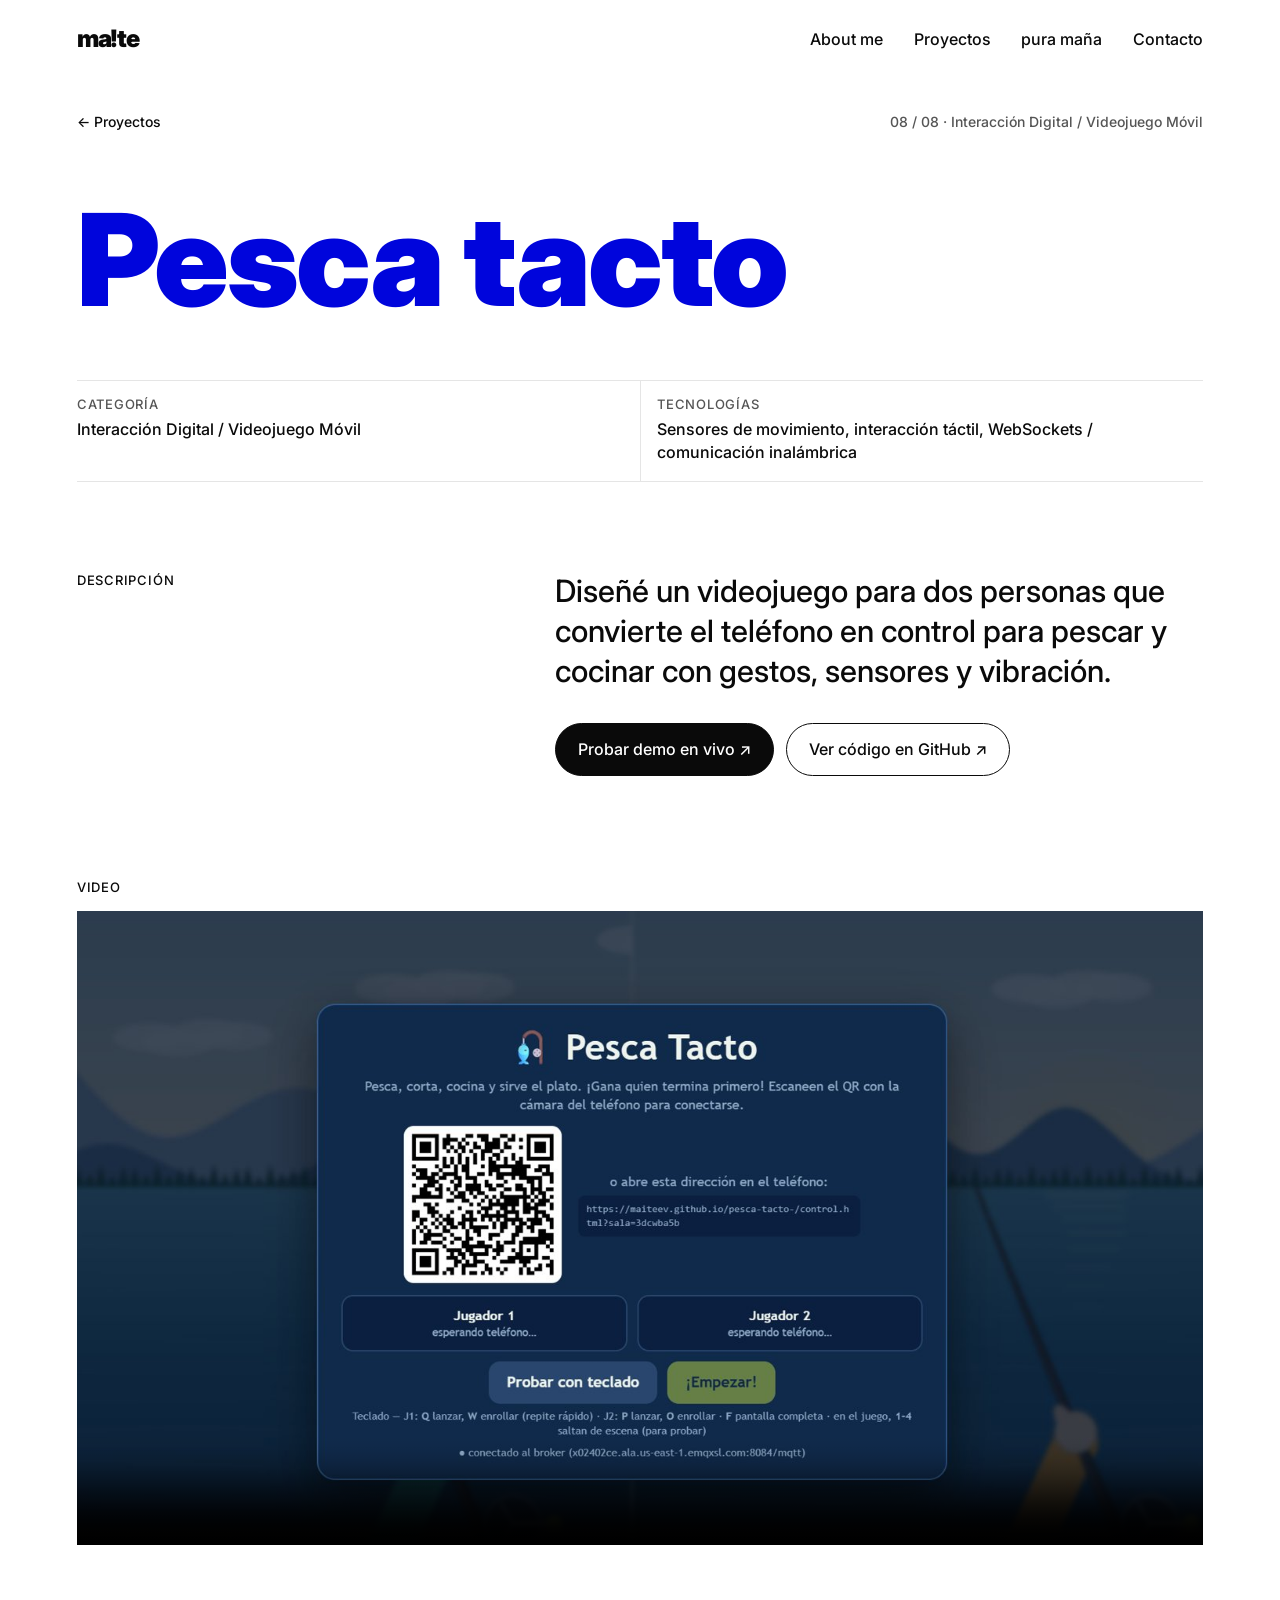
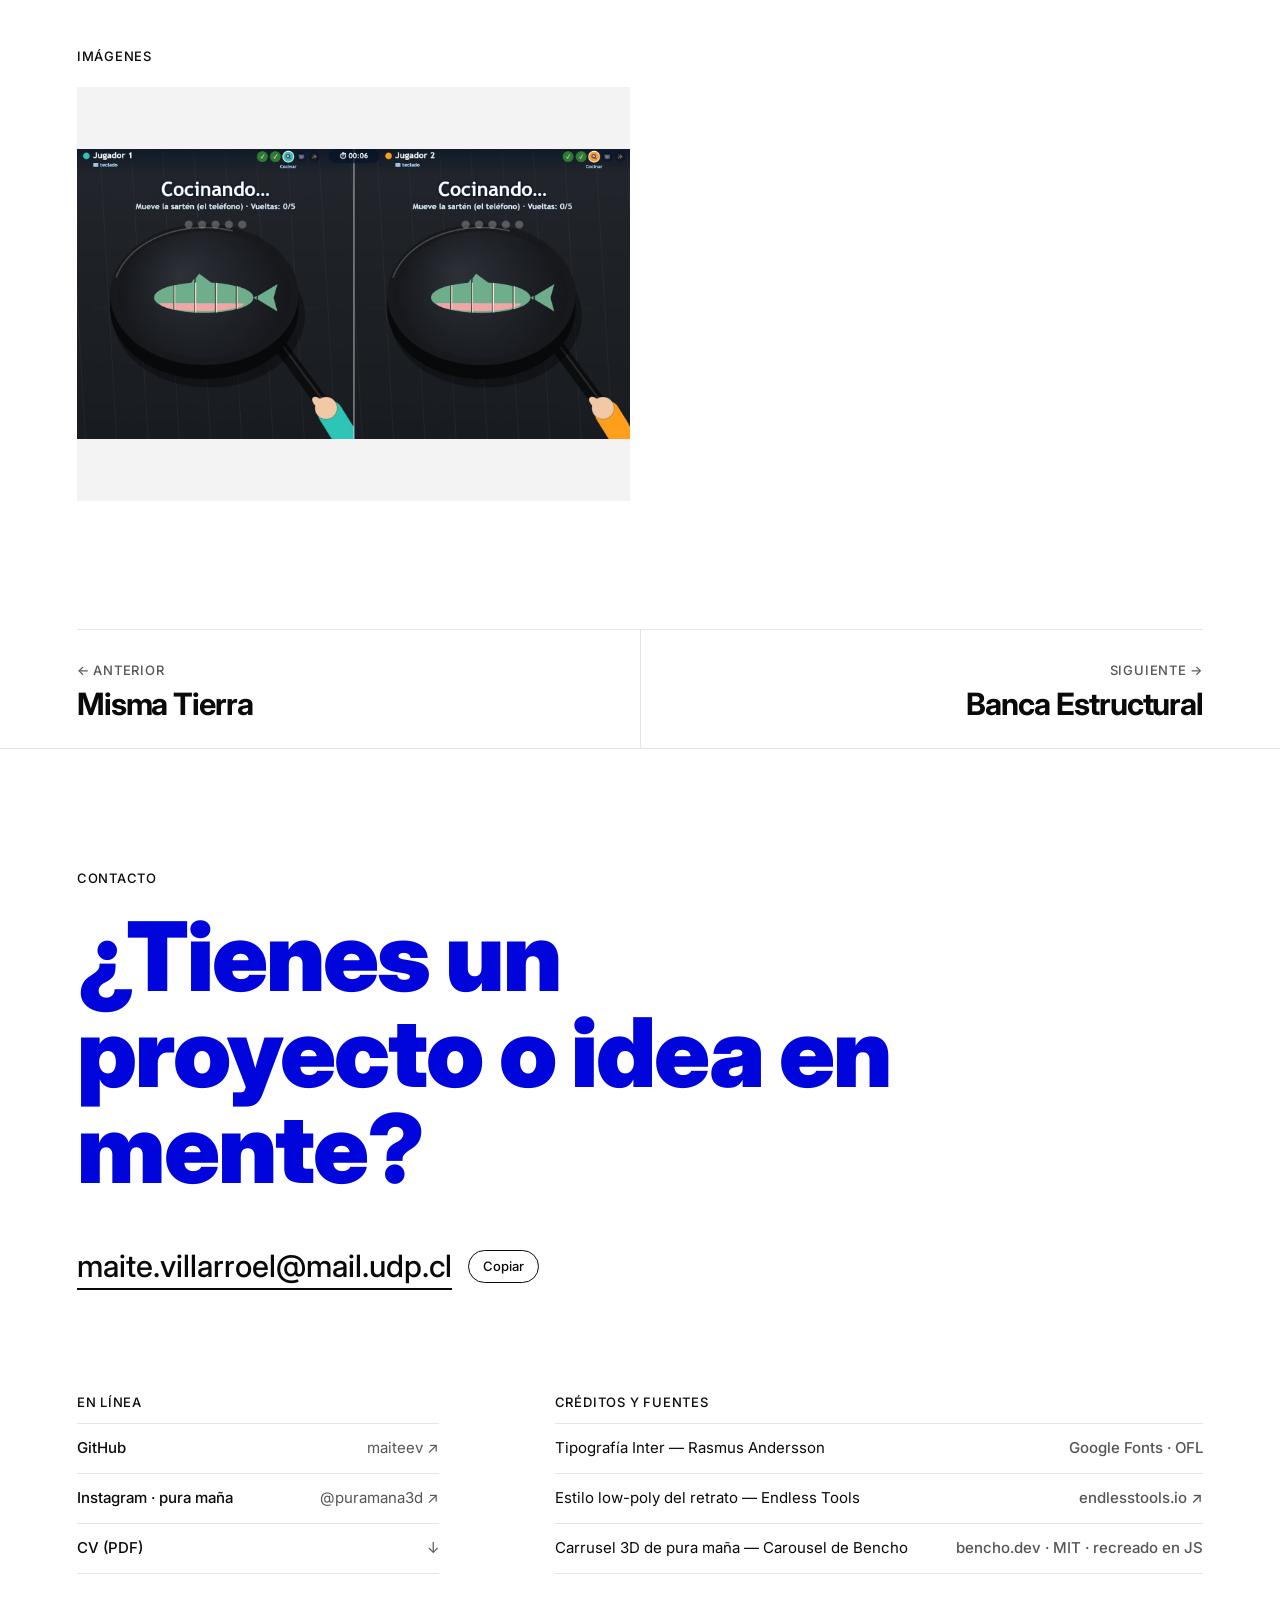
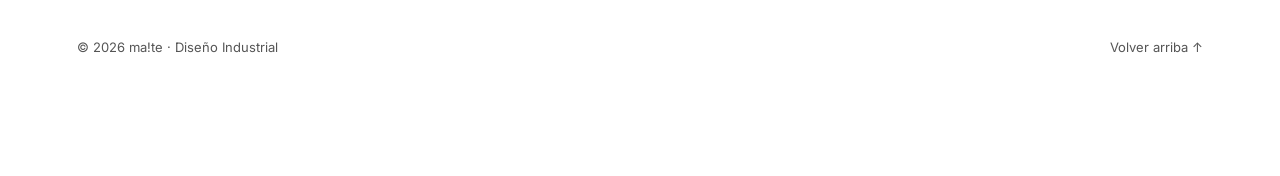
<file: proyectos/pesca-tacto.html>
<!DOCTYPE html>
<html lang="es">
<head>
  <meta charset="utf-8">
  <meta name="viewport" content="width=device-width, initial-scale=1">
  <title>Pesca tacto · ma!te</title>
  <meta name="description" content="Diseñé un videojuego para dos personas que convierte el teléfono en control para pescar y cocinar con gestos, sensores y vibración.">
  <meta property="og:title" content="Pesca tacto · ma!te">
  <meta property="og:description" content="Diseñé un videojuego para dos personas que convierte el teléfono en control para pescar y cocinar con gestos, sensores y vibración.">
  <link rel="icon" href="../assets/img/favicon.svg" type="image/svg+xml">
  <link rel="preconnect" href="https://fonts.googleapis.com">
  <link rel="preconnect" href="https://fonts.gstatic.com" crossorigin>
  <link href="https://fonts.googleapis.com/css2?family=Inter:wght@400;500;700;900&display=swap" rel="stylesheet">
  <link rel="stylesheet" href="../assets/css/style.css">
</head>
<body data-page="project">
<header class="site-header">
  <a class="logo" href="../index.html" aria-label="ma!te, inicio">ma!te</a>
  <nav class="nav" aria-label="Principal">
    <a href="../about.html">About me</a>
    <a href="../index.html#proyectos">Proyectos</a>
    <a href="../index.html#pura-mana">pura maña</a>
    <a href="#contacto">Contacto</a>
  </nav>
</header>

<main class="project">
  <div class="project-top">
    <a class="link-line" href="../index.html#proyectos">← Proyectos</a>
    <span class="muted">08 / 08 · Interacción Digital / Videojuego Móvil</span>
  </div>

  <!-- 1. Nombre -->
  <h1 class="project-title">Pesca tacto</h1>

  <dl class="meta-grid" style="--cells:2">
    <div><dt class="label">Categoría</dt><dd>Interacción Digital / Videojuego Móvil</dd></div><div><dt class="label">Tecnologías</dt><dd>Sensores de movimiento, interacción táctil, WebSockets / comunicación inalámbrica</dd></div>
  </dl>

  <section class="project-desc split">
    <div class="split-l"><p class="label">Descripción</p></div>
    <div class="split-r" data-reveal>
      <!-- 2. Descripción breve -->
      <p class="lead">Diseñé un videojuego para dos personas que convierte el teléfono en control para pescar y cocinar con gestos, sensores y vibración.</p>
      <!-- Digitales: repositorio y GitHub Pages · Productos: planimetrías en PDF -->
      <div class="btns">
          <a class="btn btn--solid" href="https://maiteev.github.io/pesca-tacto-/juego.html" target="_blank" rel="noopener">Probar demo en vivo ↗</a>
          <a class="btn" href="https://github.com/maiteev/pesca-tacto-" target="_blank" rel="noopener">Ver código en GitHub ↗</a>
      </div>
    </div>
  </section>

  <!-- 5. Video de la experiencia funcionando -->
  <section class="media" data-reveal>
    <span class="label">Video</span>
    <div class="video">
      <video controls autoplay loop muted playsinline preload="metadata" poster="../assets/img/pesca-tacto-01.jpg">
        <source src="../assets/video/pesca-tacto.mp4" type="video/mp4">
        Tu navegador no puede reproducir este video.
      </video>
      <!-- Opción YouTube (borra el <video> de arriba y usa esto):
      <iframe src="https://www.youtube.com/embed/ID_DEL_VIDEO" title="Video de Pesca tacto" allow="autoplay; encrypted-media; picture-in-picture" allowfullscreen loading="lazy"></iframe>
      -->
    </div>
  </section>

  <section class="media" data-reveal>
    <span class="label">Imágenes</span>
    <div class="gallery">
      <img src="../assets/img/pesca-tacto-02.jpg" alt="Pesca tacto, imagen 1" loading="lazy">
    </div>
  </section>

  <nav class="project-nav" aria-label="Otros proyectos">
    <a href="misma-tierra.html"><span class="label muted">← Anterior</span><strong>Misma Tierra</strong></a>
    <a href="banca-estructural.html"><span class="label muted">Siguiente →</span><strong>Banca Estructural</strong></a>
  </nav>
</main>

<footer class="contact" id="contacto">
  <p class="label">Contacto</p>
  <h2 class="contact-title" data-reveal>¿Tienes un proyecto o idea en mente?</h2>
  <div class="contact-mail" data-reveal>
    <a class="mail" href="mailto:maite.villarroel@mail.udp.cl">maite.villarroel@mail.udp.cl</a>
    <button class="pill" type="button" data-copy="maite.villarroel@mail.udp.cl">Copiar</button>
  </div>

  <div class="contact-grid">
    <div>
      <p class="label">En línea</p>
      <ul class="list">
        <li><a class="link-line" href="https://github.com/maiteev" target="_blank" rel="noopener">GitHub</a><span class="muted">maiteev ↗</span></li>
        <li><a class="link-line" href="https://instagram.com/puramana3d" target="_blank" rel="noopener">Instagram · pura maña</a><span class="muted">@puramana3d ↗</span></li>
        <li><a class="link-line" href="../assets/cv/cv.pdf" target="_blank" rel="noopener">CV (PDF)</a><span class="muted">↓</span></li>
      </ul>
    </div>
    <div>
      <p class="label">Créditos y fuentes</p>
      <ul class="list">
        <li><span>Tipografía Inter — Rasmus Andersson</span><a class="muted link-line" href="https://fonts.google.com/specimen/Inter" target="_blank" rel="noopener">Google Fonts · OFL</a></li>
        <li><span>Estilo low-poly del retrato — Endless Tools</span><a class="muted link-line" href="https://app.endlesstools.io/project/1b8d228b-da94-4e83-90b6-0617256556fe" target="_blank" rel="noopener">endlesstools.io ↗</a></li>
        <li><span>Carrusel 3D de pura maña — Carousel de Bencho</span><a class="muted link-line" href="https://bencho.dev/blocks/carousel" target="_blank" rel="noopener">bencho.dev · MIT · recreado en JS</a></li>
      </ul>
    </div>
  </div>

  <div class="footer-bottom">
    <span>© 2026 ma!te · Diseño Industrial</span>
    <a class="link-line" href="#">Volver arriba ↑</a>
  </div>
</footer>
<script src="../assets/js/main.js"></script>
</body>
</html>
</file>
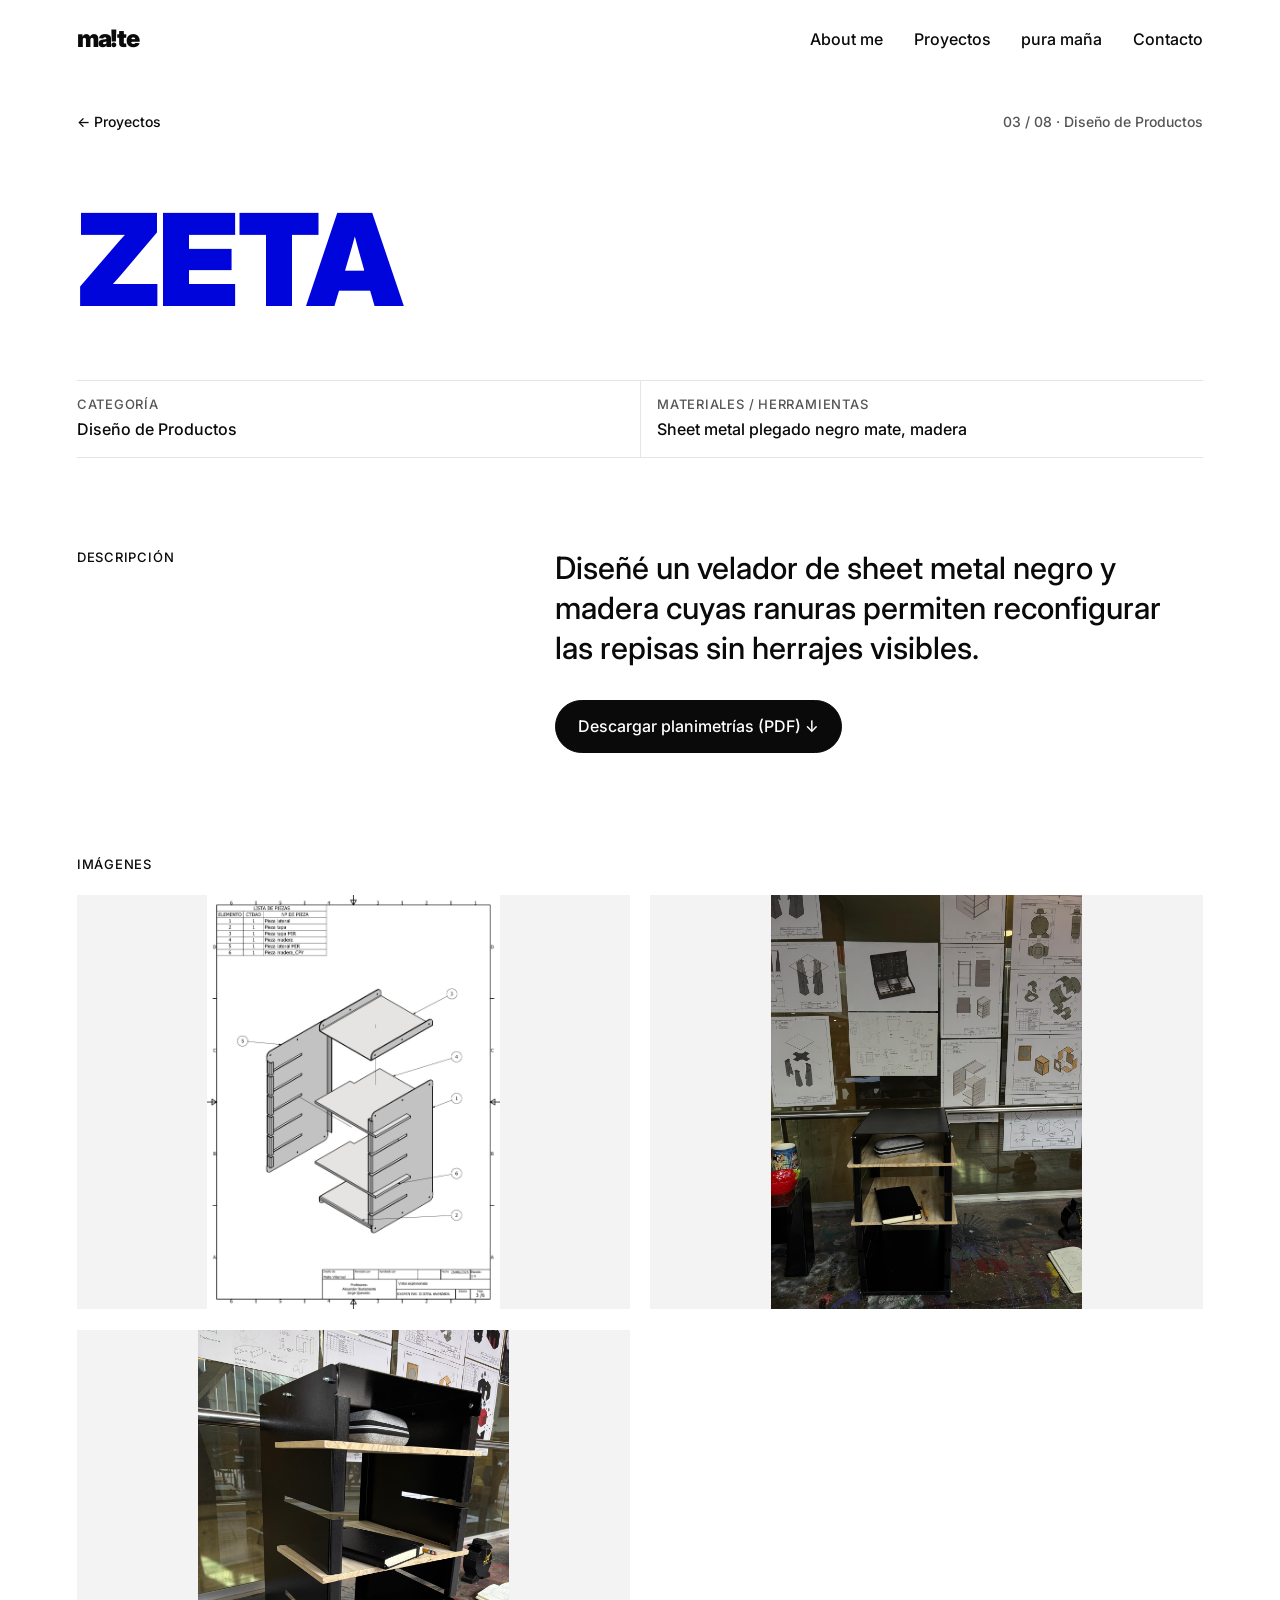
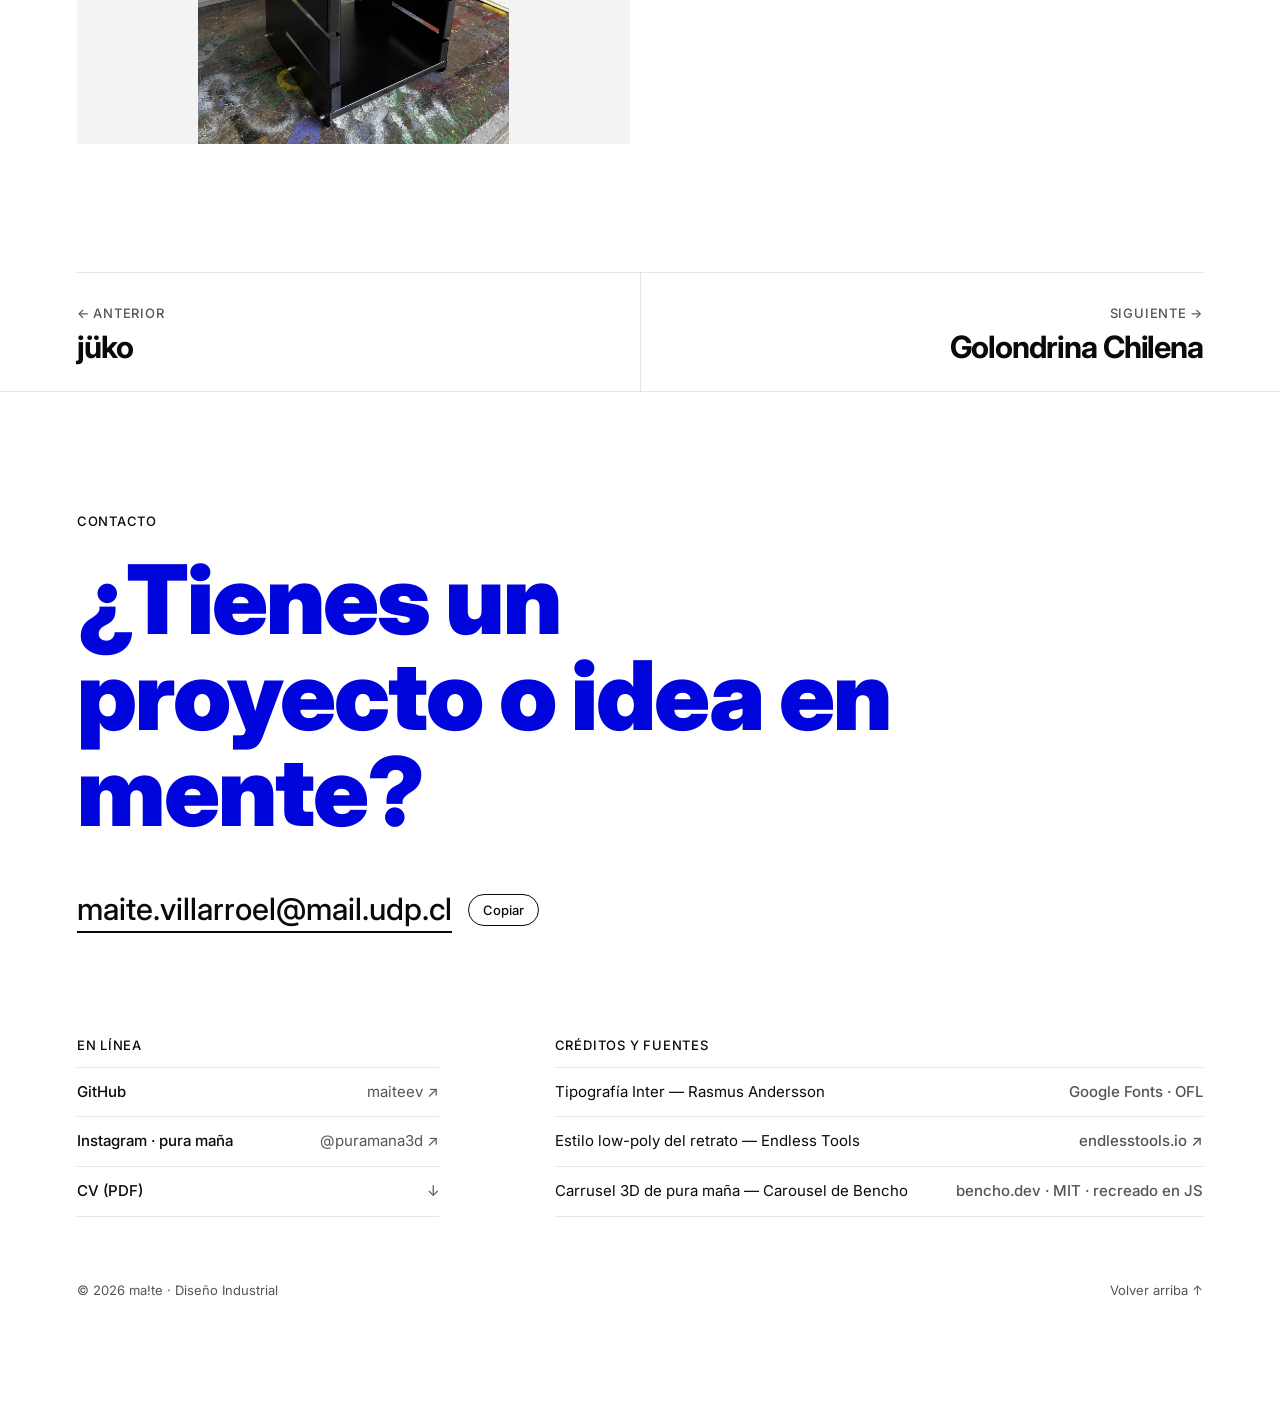
<file: proyectos/zeta.html>
<!DOCTYPE html>
<html lang="es">
<head>
  <meta charset="utf-8">
  <meta name="viewport" content="width=device-width, initial-scale=1">
  <title>ZETA · ma!te</title>
  <meta name="description" content="Diseñé un velador de sheet metal negro y madera cuyas ranuras permiten reconfigurar las repisas sin herrajes visibles.">
  <meta property="og:title" content="ZETA · ma!te">
  <meta property="og:description" content="Diseñé un velador de sheet metal negro y madera cuyas ranuras permiten reconfigurar las repisas sin herrajes visibles.">
  <link rel="icon" href="../assets/img/favicon.svg" type="image/svg+xml">
  <link rel="preconnect" href="https://fonts.googleapis.com">
  <link rel="preconnect" href="https://fonts.gstatic.com" crossorigin>
  <link href="https://fonts.googleapis.com/css2?family=Inter:wght@400;500;700;900&display=swap" rel="stylesheet">
  <link rel="stylesheet" href="../assets/css/style.css">
</head>
<body data-page="project">
<header class="site-header">
  <a class="logo" href="../index.html" aria-label="ma!te, inicio">ma!te</a>
  <nav class="nav" aria-label="Principal">
    <a href="../about.html">About me</a>
    <a href="../index.html#proyectos">Proyectos</a>
    <a href="../index.html#pura-mana">pura maña</a>
    <a href="#contacto">Contacto</a>
  </nav>
</header>

<main class="project">
  <div class="project-top">
    <a class="link-line" href="../index.html#proyectos">← Proyectos</a>
    <span class="muted">03 / 08 · Diseño de Productos</span>
  </div>

  <!-- 1. Nombre -->
  <h1 class="project-title">ZETA</h1>

  <dl class="meta-grid" style="--cells:2">
    <div><dt class="label">Categoría</dt><dd>Diseño de Productos</dd></div><div><dt class="label">Materiales / herramientas</dt><dd>Sheet metal plegado negro mate, madera</dd></div>
  </dl>

  <section class="project-desc split">
    <div class="split-l"><p class="label">Descripción</p></div>
    <div class="split-r" data-reveal>
      <!-- 2. Descripción breve -->
      <p class="lead">Diseñé un velador de sheet metal negro y madera cuyas ranuras permiten reconfigurar las repisas sin herrajes visibles.</p>
      <!-- Digitales: repositorio y GitHub Pages · Productos: planimetrías en PDF -->
      <div class="btns">
          <a class="btn btn--solid" href="../assets/pdf/zeta-planimetrias.pdf" download>Descargar planimetrías (PDF) ↓</a>
      </div>
    </div>
  </section>

  

  <section class="media" data-reveal>
    <span class="label">Imágenes</span>
    <div class="gallery">
      <img src="../assets/img/zeta-explosionada.jpg" alt="ZETA, imagen 1" loading="lazy">
      <img src="../assets/img/zeta-02.jpg" alt="ZETA, imagen 2" loading="lazy">
      <img src="../assets/img/zeta-03.jpg" alt="ZETA, imagen 3" loading="lazy">
    </div>
  </section>

  <nav class="project-nav" aria-label="Otros proyectos">
    <a href="juko.html"><span class="label muted">← Anterior</span><strong>jüko</strong></a>
    <a href="golondrina-chilena.html"><span class="label muted">Siguiente →</span><strong>Golondrina Chilena</strong></a>
  </nav>
</main>

<footer class="contact" id="contacto">
  <p class="label">Contacto</p>
  <h2 class="contact-title" data-reveal>¿Tienes un proyecto o idea en mente?</h2>
  <div class="contact-mail" data-reveal>
    <a class="mail" href="mailto:maite.villarroel@mail.udp.cl">maite.villarroel@mail.udp.cl</a>
    <button class="pill" type="button" data-copy="maite.villarroel@mail.udp.cl">Copiar</button>
  </div>

  <div class="contact-grid">
    <div>
      <p class="label">En línea</p>
      <ul class="list">
        <li><a class="link-line" href="https://github.com/maiteev" target="_blank" rel="noopener">GitHub</a><span class="muted">maiteev ↗</span></li>
        <li><a class="link-line" href="https://instagram.com/puramana3d" target="_blank" rel="noopener">Instagram · pura maña</a><span class="muted">@puramana3d ↗</span></li>
        <li><a class="link-line" href="../assets/cv/cv.pdf" target="_blank" rel="noopener">CV (PDF)</a><span class="muted">↓</span></li>
      </ul>
    </div>
    <div>
      <p class="label">Créditos y fuentes</p>
      <ul class="list">
        <li><span>Tipografía Inter — Rasmus Andersson</span><a class="muted link-line" href="https://fonts.google.com/specimen/Inter" target="_blank" rel="noopener">Google Fonts · OFL</a></li>
        <li><span>Estilo low-poly del retrato — Endless Tools</span><a class="muted link-line" href="https://app.endlesstools.io/project/1b8d228b-da94-4e83-90b6-0617256556fe" target="_blank" rel="noopener">endlesstools.io ↗</a></li>
        <li><span>Carrusel 3D de pura maña — Carousel de Bencho</span><a class="muted link-line" href="https://bencho.dev/blocks/carousel" target="_blank" rel="noopener">bencho.dev · MIT · recreado en JS</a></li>
      </ul>
    </div>
  </div>

  <div class="footer-bottom">
    <span>© 2026 ma!te · Diseño Industrial</span>
    <a class="link-line" href="#">Volver arriba ↑</a>
  </div>
</footer>
<script src="../assets/js/main.js"></script>
</body>
</html>
</file>
<file: assets/css/style.css>
/* =========================================================
   ma!te — Portafolio
   Sistema gráfico: tipografía, color, grilla, imagen y movimiento.
   Todo el sistema vive en estas variables.
   ========================================================= */
:root {
  /* Color: blanco y negro + el azul del retrato para los títulos. */
  --bg: #ffffff;
  --ink: #0a0a0a;
  --line: #e5e5e5;
  --muted: #6e6e6e;
  --surface: #f3f3f3;
  --blue: #0005dc;      /* azul del fondo del retrato: color de los títulos */

  /* Tipografía: Inter (grotesca), tracking cerrado, interlineado compacto */
  --font: "Inter", system-ui, -apple-system, "Helvetica Neue", Arial, sans-serif;
  --fs-s: 13px;
  --fs-b: clamp(16px, 1.15vw, 18px);
  --fs-l: clamp(22px, 2.4vw, 36px);
  --fs-xl: clamp(44px, 7.5vw, 120px);

  /* Grilla: 12 columnas, márgenes y medianil fluidos */
  --m: clamp(16px, 3vw, 40px);
  --g: clamp(12px, 1.6vw, 24px);
  --header-h: 64px;

  /* Movimiento */
  --ease: cubic-bezier(.16, 1, .3, 1);
}

*, *::before, *::after { box-sizing: border-box; margin: 0; padding: 0; }
html { scroll-behavior: smooth; -webkit-text-size-adjust: 100%; }
body {
  background: var(--bg);
  color: var(--ink);
  font-family: var(--font);
  font-size: var(--fs-b);
  line-height: 1.45;
  letter-spacing: -0.011em;
  -webkit-font-smoothing: antialiased;
  text-rendering: optimizeLegibility;
}
img, video, iframe { display: block; max-width: 100%; }
a { color: inherit; text-decoration: none; }
ul { list-style: none; }
button { font: inherit; color: inherit; background: none; border: 0; cursor: pointer; }
::selection { background: var(--ink); color: var(--bg); }
:focus-visible { outline: 2px solid var(--ink); outline-offset: 3px; }

.sr-only {
  position: absolute; width: 1px; height: 1px; overflow: hidden;
  clip: rect(0 0 0 0); white-space: nowrap;
}
.label {
  font-size: var(--fs-s); font-weight: 500;
  text-transform: uppercase; letter-spacing: .06em;
}
.muted { color: var(--muted); }

/* ---------- Header ---------- */
.site-header {
  position: fixed; inset: 0 0 auto 0; z-index: 50;
  width: 100%; box-sizing: border-box;
  height: var(--header-h);
  gap: 16px;
  display: flex; align-items: center; justify-content: space-between;
  padding: 0 var(--m);
  background: rgba(255, 255, 255, .78);
  -webkit-backdrop-filter: blur(10px); backdrop-filter: blur(10px);
  border-bottom: 1px solid transparent;
  transition: border-color .4s;
}
.site-header.is-scrolled { border-color: var(--line); }
.logo { font-weight: 900; font-size: 22px; letter-spacing: -.05em; }
.nav { display: flex; flex-shrink: 1; min-width: 0; gap: clamp(8px, 2.4vw, 36px); font-size: clamp(12px, 3.3vw, 14px); font-weight: 500; }
.nav a { white-space: nowrap; }
.logo { flex-shrink: 0; }
.nav a { position: relative; }
.nav a::after, .link-line::after {
  content: ""; position: absolute; left: 0; bottom: -3px;
  width: 100%; height: 1px; background: currentColor;
  transform: scaleX(0); transform-origin: right;
  transition: transform .5s var(--ease);
}
.nav a:hover::after, .nav a[aria-current="page"]::after,
.link-line:hover::after { transform: scaleX(1); transform-origin: left; }
.link-line { position: relative; }

/* ---------- Hero: tipografía cinética ---------- */
.hero {
  position: relative;
  height: 100vh; height: 100svh; min-height: 520px;
  padding-top: var(--header-h);
  display: flex; flex-direction: column;
  overflow: hidden;
}
.wave {
  flex: 1; min-height: 0;
  display: flex; flex-direction: column; justify-content: center;
  padding: 0 var(--m);
  overflow: hidden;
  cursor: crosshair; user-select: none; -webkit-user-select: none;
  touch-action: pan-y;
}
/* Filas idénticas, alineadas en columnas: sin desfase */
.wave-row {
  display: flex; justify-content: space-between;
  white-space: nowrap;
  font-weight: 400; line-height: 1; letter-spacing: -.02em;
  font-size: var(--wave-fs, 12vw);
}
.wave .w { display: inline-flex; flex-shrink: 0; }
.wave .ch { display: inline-block; transform-origin: 50% 50%; will-change: transform; }

.hero-foot {
  display: grid; grid-template-columns: 1fr auto 1fr; align-items: end;
  gap: var(--g);
  padding: 16px var(--m) 20px;
  border-top: 1px solid var(--line);
  font-size: 14px;
}
.hero-intro { max-width: 34ch; }
.hero-scroll { text-align: center; color: var(--muted); }
.hero-quick { display: flex; gap: 20px; justify-content: flex-end; font-weight: 500; }

/* ---------- Proyectos: mazo → grilla ---------- */
.works { border-top: 1px solid var(--line); padding-top: calc(var(--header-h) + 20px); }
.works-head { display: flex; align-items: flex-end; justify-content: space-between; gap: var(--g); padding: 0 var(--m); font-size: 14px; }
.works-title { font-size: var(--fs-xl); font-weight: 900; letter-spacing: -.055em; line-height: .85; color: var(--blue); }
.work {
  position: relative;
  padding: clamp(40px, 6vw, 80px) var(--m) clamp(48px, 7vw, 96px);
  display: flex; flex-direction: column; gap: 20px;
  overflow: hidden;
}
.work + .work { border-top: 1px solid var(--line); }
.work-head { display: flex; align-items: flex-end; justify-content: space-between; gap: var(--g); }
.work-cat { margin-top: 8px; font-size: clamp(28px, 4vw, 56px); font-weight: 900; letter-spacing: -.045em; line-height: .95; color: var(--blue); }
.work-meta { display: flex; flex-direction: column; align-items: flex-end; gap: 4px; font-size: 14px; }
.work-hint { font-weight: 500; transition: opacity .5s var(--ease); }
.work-hint::before { content: "●"; font-size: 8px; margin-right: 8px; vertical-align: 2px; }
.work.is-static .work-hint { display: none; }

.stage { position: relative; height: clamp(360px, 70vh, 760px); perspective: 1400px; }
.card {
  position: absolute; top: 0; left: 0; display: block;
  overflow: hidden; background: var(--surface);
  will-change: transform; transform-style: preserve-3d;
  box-shadow: 0 24px 50px -28px rgba(0, 0, 0, .35);
  transition: box-shadow .8s cubic-bezier(.22, 1, .36, 1);
}
.stage.is-open .card { box-shadow: 0 0 0 rgba(0, 0, 0, 0); }
.card figure { width: 100%; height: 100%; }
.card img, .card video { display: block; width: 100%; height: 100%; object-fit: cover; transition: transform 1.2s cubic-bezier(.22, 1, .36, 1); }
.card-tag {
  position: absolute; top: 10px; left: 10px;
  background: var(--bg); padding: 4px 8px;
  font-size: 11px; font-weight: 500; text-transform: uppercase; letter-spacing: .06em;
}
.card-info {
  position: absolute; left: 0; right: 0; bottom: 0;
  display: flex; justify-content: space-between; gap: 12px;
  padding: 12px 14px; background: var(--bg);
  font-size: 14px; font-weight: 500;
  transform: translateY(101%);
  transition: transform .55s cubic-bezier(.22, 1, .36, 1);
}
.stage.is-ordered .card:hover .card-info,
.stage.is-ordered .card:focus-visible .card-info,
.stage.is-ordered.is-touch .card-info { transform: none; }
.stage.is-ordered .card:hover img, .stage.is-ordered .card:hover video { transform: scale(1.05); }

/* Modo estático: sin JS o con movimiento reducido */
.work.is-static .stage { display: grid; grid-template-columns: repeat(min(var(--n, 3), 3), 1fr); gap: var(--g); height: auto; perspective: none; }
.work.is-static .card { position: relative; overflow: visible; transform: none !important; width: auto !important; height: auto !important; background: none; box-shadow: none; }
.work.is-static .card figure { height: auto; aspect-ratio: 4 / 3; background: var(--surface); overflow: hidden; }
.work.is-static .card-info { position: static; transform: none; padding: 10px 0 0; }

/* About en la portada */
/* ---------- Modal de proyecto ---------- */
.modal {
  width: min(1240px, calc(100vw - 2 * var(--m))); max-width: none;
  max-height: calc(100vh - 2 * var(--m)); max-height: calc(100svh - 2 * var(--m));
  margin: auto; padding: 0; border: 0;
  background: var(--bg); color: var(--ink);
  overflow: auto; overscroll-behavior: contain;
  opacity: 0; transform: translateY(24px) scale(.985);
  transition: opacity .5s var(--ease), transform .6s var(--ease), overlay .5s allow-discrete, display .5s allow-discrete;
}
.modal[open] { opacity: 1; transform: none; }
@starting-style { .modal[open] { opacity: 0; transform: translateY(24px) scale(.985); } }
.modal::backdrop { background: rgba(255, 255, 255, .86); -webkit-backdrop-filter: blur(6px); backdrop-filter: blur(6px); }
.modal-inner {
  position: relative;
  display: grid; grid-template-columns: minmax(0, 7fr) minmax(0, 5fr);
  gap: clamp(24px, 4vw, 56px);
  padding: clamp(20px, 3vw, 40px);
  border: 1px solid var(--line);
}
.modal-close { position: absolute; top: 16px; right: 16px; z-index: 2; background: var(--bg); }
.modal-main { aspect-ratio: 4 / 3; background: var(--surface); overflow: hidden; }
.modal-main img, .modal-main video { display: block; width: 100%; height: 100%; object-fit: contain; }   /* la foto completa, vertical u horizontal */
.modal-thumbs { display: flex; gap: 8px; margin-top: 8px; overflow-x: auto; scrollbar-width: none; }
.modal-thumbs::-webkit-scrollbar { display: none; }
.modal-thumbs button { flex: 0 0 auto; width: 84px; aspect-ratio: 4 / 3; padding: 0; background: var(--surface); opacity: .45; transition: opacity .3s; outline-offset: 2px; }
.modal-thumbs button[aria-current="true"], .modal-thumbs button:hover { opacity: 1; }
.modal-thumbs img { width: 100%; height: 100%; object-fit: cover; }
.modal-thumbs button { position: relative; }
.modal-thumbs button.is-video::after {
  content: "▶"; position: absolute; inset: 0; display: grid; place-items: center;
  color: #fff; font-size: 14px; background: rgba(0, 5, 220, .35);
}
.modal-info { padding-top: 48px; }
.modal-title { margin: 10px 0 28px; font-size: clamp(36px, 4.4vw, 64px); font-weight: 900; letter-spacing: -.05em; line-height: .92; color: var(--blue); overflow-wrap: anywhere; }
.modal-meta { border-top: 1px solid var(--line); }
.modal-meta > div { display: flex; justify-content: space-between; gap: 16px; padding: 10px 0; border-bottom: 1px solid var(--line); font-size: 15px; }
.modal-meta dt { color: var(--muted); }
.modal-meta dd { text-align: right; font-weight: 500; }
.modal-desc { margin-top: 24px; max-width: 52ch; }
.modal-desc p + p { margin-top: .9em; }
.modal-meta > div[hidden] { display: none; }
@media (max-width: 768px) {
  .modal-inner { grid-template-columns: 1fr; }
  .modal-info { padding-top: 0; }
  .modal-close { top: 10px; right: 10px; }
}

/* About en la portada: imagen y texto lado a lado */
.about-duo {
  display: grid; grid-template-columns: minmax(0, 45fr) minmax(0, 55fr);   /* 45% / 55% */
  gap: 64px; align-items: start;
  max-width: 1300px; margin: 0 auto;
}
.about-duo .portrait-live { margin-top: 0; max-width: none; }
.about-bio { max-width: 62ch; font-size: clamp(17px, 1.35vw, 20px); line-height: 1.5; letter-spacing: -.012em; }
.about-bio p + p { margin-top: 1em; }
.bio-link { font-weight: 700; border-bottom: 1.5px solid var(--blue); transition: color .3s; }
.bio-link:hover { color: var(--blue); }
.spec.spec-3 { grid-template-columns: repeat(3, minmax(0, 1fr)); }
.spec-3 > div + div { border-left: 1px solid var(--line); padding-left: 20px; }
.spec-3 h3.label { font-size: 11px; font-weight: 500; margin-bottom: 12px; color: var(--muted); }
.about-duo .about-title { margin: -.08em 0 28px; }   /* alinea el título con el borde superior de la imagen */
@media (max-width: 768px) {
  .about-duo { grid-template-columns: 1fr; gap: 40px; }
}

/* ---------- pura maña: emprendimiento + carrusel ---------- */
.brand { padding: clamp(80px, 12vw, 180px) 0 clamp(72px, 9vw, 140px); border-top: 1px solid var(--line); }
.brand-head { padding: 0 var(--m); }
.brand-title {
  font-size: clamp(64px, 13vw, 220px); font-weight: 400;
  letter-spacing: -.055em; line-height: .9;
  margin: 18px 0 clamp(40px, 6vw, 80px);
}
.brand-text { display: grid; grid-template-columns: repeat(12, 1fr); gap: var(--g); padding-top: 24px; border-top: 1px solid var(--line); }
.brand-lead { grid-column: 1 / 7; max-width: 650px; font-size: var(--fs-l); font-weight: 500; line-height: 1.15; letter-spacing: -.03em; }
.brand-body { grid-column: 8 / 13; max-width: 650px; color: #2a2a2a; }
.brand-facts { margin-top: 28px; border-top: 1px solid var(--line); }
.brand-facts li { display: flex; justify-content: space-between; gap: 16px; padding: 10px 0; border-bottom: 1px solid var(--line); font-size: 15px; }

.carousel-bar {
  display: flex; align-items: center; justify-content: space-between; gap: 16px;
  margin: clamp(56px, 7vw, 96px) var(--m) 16px;
  font-size: 14px;
}
.carousel-arrows { display: flex; gap: 8px; }
.arrow {
  width: 44px; height: 44px; border: 1px solid var(--ink); border-radius: 50%;
  font-size: 18px; line-height: 1;
  transition: background .3s, color .3s, opacity .3s;
}
.arrow:hover:not(:disabled) { background: var(--ink); color: var(--bg); }
.arrow:disabled { opacity: .25; cursor: default; }

/* Anillo 3D (recreación del Carousel de Bencho, bencho.dev · MIT) */
.ring { --cw: clamp(190px, 21vw, 300px); --corner: 20px; }
.ring-stage {
  position: relative;
  height: calc(var(--cw) * 1.25 + 140px);
  overflow: hidden;
  cursor: grab;
  touch-action: pan-y;               /* el scroll vertical sigue funcionando en el teléfono */
  user-select: none; -webkit-user-select: none;
  outline-offset: -2px;
}
.ring-stage.is-dragging { cursor: grabbing; }
.ring-card {
  position: absolute; left: 50%; top: 50%;
  width: var(--cw); aspect-ratio: 4 / 5;
  border-radius: var(--corner);
  overflow: hidden; background: var(--surface);
  box-shadow: 0 22px 40px -26px rgba(0, 0, 0, .28);
  will-change: transform;
}
.ring-card img, .ring-card video { width: 100%; height: 100%; object-fit: cover; pointer-events: none; -webkit-user-drag: none; }
.ring-caption {
  display: flex; justify-content: center; gap: 16px;
  margin-top: 8px; padding: 0 var(--m);
  font-size: 14px; font-weight: 500;
}
.ring-caption .muted { font-weight: 400; }

/* ---------- Retrato interactivo ---------- */
.portrait-live { margin-top: 20px; cursor: crosshair; touch-action: pan-y; }
.portrait-live canvas { display: block; width: 100%; height: auto; aspect-ratio: 992 / 1024; }

/* ---------- Secciones y grilla ---------- */
.section { padding: clamp(80px, 12vw, 180px) var(--m); border-top: 1px solid var(--line); }
.split { display: grid; grid-template-columns: repeat(12, 1fr); gap: var(--g); }
.split-l { grid-column: 1 / 5; }
.split-r { grid-column: 6 / 13; }
.lead { font-size: var(--fs-l); font-weight: 500; line-height: 1.12; letter-spacing: -.03em; }
.link-arrow {
  display: inline-flex; gap: .4em; margin-top: 32px;
  font-weight: 500; border-bottom: 1px solid; padding-bottom: 2px;
}
.link-arrow span { transition: transform .5s var(--ease); }
.link-arrow:hover span { transform: translateX(6px); }

/* ---------- Contacto / footer ---------- */
.contact { padding: clamp(80px, 12vw, 180px) var(--m) 24px; border-top: 1px solid var(--line); }
.contact-title {
  font-size: var(--fs-xl); font-weight: 900; letter-spacing: -.055em; line-height: .9;
  max-width: 13ch; margin: 20px 0 48px;
}
.contact-mail {
  display: flex; flex-wrap: wrap; align-items: center; gap: 16px;
  font-size: var(--fs-l); font-weight: 500; letter-spacing: -.03em;
}
.mail { border-bottom: 2px solid; word-break: break-all; }
.pill {
  display: inline-flex; align-items: center;
  font-size: 13px; letter-spacing: 0; font-weight: 500;
  border: 1px solid var(--ink); border-radius: 999px; padding: 6px 14px;
  transition: background .3s, color .3s;
}
.pill:hover { background: var(--ink); color: var(--bg); }
.contact-grid {
  display: grid; grid-template-columns: repeat(12, 1fr); gap: var(--g);
  margin-top: clamp(64px, 8vw, 120px);
}
.contact-grid > :first-child { grid-column: 1 / 5; }
.contact-grid > :last-child { grid-column: 6 / 13; }
.list { margin-top: 12px; border-top: 1px solid var(--line); }
.list li { display: flex; justify-content: space-between; gap: 16px; padding: 12px 0; border-bottom: 1px solid var(--line); font-size: 15px; }
.list a { font-weight: 500; }
.list .muted { text-align: right; }
.footer-bottom { display: flex; justify-content: space-between; gap: 16px; margin-top: 64px; font-size: 13px; color: var(--muted); }

/* ---------- About me ---------- */
.about { padding: calc(var(--header-h) + 40px) var(--m) clamp(80px, 10vw, 160px); }
.about-grid { display: grid; grid-template-columns: repeat(12, 1fr); gap: var(--g); }
.about-left { grid-column: 1 / 6; position: sticky; top: calc(var(--header-h) + 24px); align-self: start; }
.about-title { font-size: var(--fs-xl); font-weight: 900; letter-spacing: -.055em; line-height: .85; }
.portrait { margin-top: 28px; aspect-ratio: 4 / 5; overflow: hidden; background: var(--surface); }
.portrait img { width: 100%; height: 100%; object-fit: cover; filter: grayscale(100%); }
.portrait-cap { margin-top: 10px; font-size: 13px; color: var(--muted); }
.about-right { grid-column: 7 / 13; }
.manifesto { font-size: var(--fs-l); font-weight: 500; line-height: 1.15; letter-spacing: -.03em; }
.about-text { margin-top: 28px; max-width: 58ch; color: #2a2a2a; }
.about-text p + p { margin-top: 1em; }
.block { margin-top: clamp(56px, 7vw, 96px); }
.block > .label { display: block; padding-bottom: 12px; border-bottom: 1px solid var(--line); }
.spec { display: grid; grid-template-columns: 1fr 1fr; border-bottom: 1px solid var(--line); }
.spec > div { padding: 20px 20px 24px 0; }
.spec > div + div { border-left: 1px solid var(--line); padding-left: 20px; }
.spec h3 { font-size: 15px; font-weight: 700; margin-bottom: 10px; }
.spec li { padding: 3px 0; }
.timeline li { display: grid; grid-template-columns: 110px 1fr; gap: 16px; padding: 16px 0; border-bottom: 1px solid var(--line); }
.timeline .when { font-size: 14px; color: var(--muted); padding-top: 2px; }
.timeline strong { display: block; font-weight: 700; }

/* ---------- Proyecto (subpágina) ---------- */
.project { padding: calc(var(--header-h) + 32px) var(--m) 0; }
.project-top { display: flex; justify-content: space-between; gap: 16px; font-size: 14px; font-weight: 500; }
.project-title {
  font-size: clamp(48px, 10vw, 168px); font-weight: 900;
  letter-spacing: -.06em; line-height: .86;
  margin: clamp(28px, 5vw, 64px) 0 clamp(32px, 5vw, 56px);
  overflow-wrap: anywhere;
}
.meta-grid { display: grid; grid-template-columns: repeat(var(--cells, 4), minmax(0, 1fr)); border-top: 1px solid var(--line); border-bottom: 1px solid var(--line); }
.meta-grid > div { padding: 14px 16px 16px 0; }
.meta-grid > div + div { padding-left: 16px; border-left: 1px solid var(--line); }
.meta-grid dt { margin-bottom: 4px; color: var(--muted); }
.meta-grid dd { font-weight: 500; }
.project-desc { margin-top: clamp(48px, 7vw, 96px); }
.body-text { margin-top: 20px; max-width: 62ch; color: #2a2a2a; }
.btns { display: flex; flex-wrap: wrap; gap: 12px; margin-top: 32px; }
.btn {
  display: inline-flex; align-items: center; gap: .5em;
  padding: 14px 22px; border: 1px solid var(--ink); border-radius: 999px;
  font-weight: 500; transition: background .3s, color .3s;
}
.btn:hover, .btn--solid { background: var(--ink); color: var(--bg); }
.btn--solid:hover { background: var(--bg); color: var(--ink); }
.note { margin-top: 16px; font-size: 14px; color: var(--muted); max-width: 52ch; }
.media { margin-top: clamp(64px, 8vw, 120px); }
.media > .label { display: block; margin-bottom: 14px; }
.video { aspect-ratio: 16 / 9; background: var(--surface); overflow: hidden; }
.video video, .video iframe { width: 100%; height: 100%; object-fit: cover; border: 0; }
.gallery { display: grid; grid-template-columns: 1fr 1fr; gap: var(--g); margin-top: var(--g); }
.gallery img { width: 100%; aspect-ratio: 4 / 3; object-fit: contain; background: var(--surface); }
.project-nav { display: grid; grid-template-columns: 1fr 1fr; margin-top: clamp(80px, 10vw, 160px); border-top: 1px solid var(--line); }
.project-nav a { padding: 28px 0; }
.project-nav a + a { text-align: right; border-left: 1px solid var(--line); padding-left: 16px; }
.project-nav strong { display: block; margin-top: 6px; font-size: var(--fs-l); font-weight: 700; letter-spacing: -.035em; line-height: 1.05; }

/* ---------- Aparición al hacer scroll ---------- */
.js [data-reveal] { opacity: 0; transform: translateY(24px); transition: opacity 1s var(--ease), transform 1s var(--ease); }
.js [data-reveal].is-in { opacity: 1; transform: none; }

/* ---------- Responsive ---------- */
@media (max-width: 900px) {
  .split-l, .split-r, .contact-grid > :first-child, .contact-grid > :last-child { grid-column: 1 / -1; }
  .split-r { margin-top: 16px; }
  .contact-grid { row-gap: 48px; }
  .work.is-static .stage { grid-template-columns: repeat(2, 1fr); }
  .portrait-live { max-width: 520px; }
  .brand-lead, .brand-body { grid-column: 1 / -1; }
  .brand-body { margin-top: 12px; }
  .meta-grid { grid-template-columns: 1fr 1fr; }
  .meta-grid > div:nth-child(3) { padding-left: 0; border-left: 0; }
  .meta-grid > div:nth-child(n+3) { border-top: 1px solid var(--line); }
}
@media (max-width: 768px) {
  .about-left, .about-right { grid-column: 1 / -1; }
  .about-left { position: static; }
  .about-right { margin-top: 48px; }
}
@media (max-width: 640px) {
  .hero-foot { grid-template-columns: 1fr; gap: 10px; }
  .hero-scroll { display: none; }
  .hero-quick { justify-content: flex-start; }
  .work-head { flex-direction: column; align-items: flex-start; }
  .work-meta { align-items: flex-start; }

  .work.is-static .stage { grid-template-columns: 1fr; }
  .spec, .spec.spec-3 { grid-template-columns: 1fr; }
  .spec > div + div { border-left: 0; padding-left: 0; border-top: 1px solid var(--line); }
  .timeline li { grid-template-columns: 1fr; gap: 4px; }
  .gallery { grid-template-columns: 1fr; }
  .site-header .logo { font-size: clamp(17px, 4.6vw, 19px); }
  .ring { --cw: 52vw; }
}
@media (prefers-reduced-motion: reduce) {
  html { scroll-behavior: auto; }
  *, *::before, *::after { transition: none !important; animation: none !important; }
}

/* ---------- Títulos en el azul del retrato ---------- */
.about-title, .brand-title, .contact-title, .project-title { color: var(--blue); }
.brand-body > .brand-facts:first-child { margin-top: 0; }
.about .about-duo .about-title { margin-bottom: 28px; }


/* =========================================================
   Ajuste editorial: más aire en todo el sitio
   El tracking negativo fuerte queda solo en el bloque ma!te de la portada.
   ========================================================= */
:root {
  --m: clamp(16px, 6vw, 96px);          /* márgenes laterales más amplios */
  --muted: #555555;                      /* textos secundarios más legibles */
  --section-y: clamp(72px, 10vw, 120px); /* aire vertical entre secciones */
  --frame: #e6e6e6;                      /* gris del marco de las fotos de proyecto */
}
body { letter-spacing: 0; }

/* Titulares: tracking normal de titular, sin letras pegadas ni cortes arriba */
.works-title, .work-cat, .about-title, .brand-title, .contact-title,
.project-title, .modal-title { letter-spacing: -.02em; line-height: 1; }
.work-head h2 { letter-spacing: -.02em; line-height: 1; }

/* Textos de lectura: tracking normal e interlineado cómodo */
.about-bio, .body-text, .brand-body, .modal-desc, .about-text, .note, .list li,
.brand-facts li, .spec li, .hero-intro { letter-spacing: 0; line-height: 1.65; }
.lead, .brand-lead, .manifesto { letter-spacing: 0; line-height: 1.3; }
.contact-mail { letter-spacing: 0; }

/* Secciones con más espacio negativo */
.section, .brand, .contact { padding-top: var(--section-y); padding-bottom: var(--section-y); }
.works { padding-top: var(--section-y); }
.work { padding-top: calc(var(--section-y) * .6); padding-bottom: var(--section-y); overflow: visible; }
[id] { scroll-margin-top: var(--header-h); }
body { overflow-x: clip; }

/* About me: más ancho y más separación */
.about-duo { max-width: 1320px; gap: 80px; }
.about-duo .about-title { margin: 0 0 40px; }
.about-duo .block { margin-top: 72px; }
@media (max-width: 768px) { .about-duo { gap: 40px; } }

/* Encabezados de categoría: sin cortes y con el contador legible */
.work-head { padding-top: 4px; }
.work-meta, .work-meta .muted, .works-head .muted { color: #555555; }

/* Tarjetas de proyecto: foto completa (sin recorte) sobre gris claro, que se vuelve azul al pasar el cursor;
   el nombre aparece al pasar el cursor, en una franja blanca abajo */
.card figure {
  background: var(--frame);
  padding: 3%;
  transition: background-color .5s ease;
}
.card img, .card video { object-fit: contain; }
.work.is-static .card figure { background: var(--frame); padding: 3%; }
/* El azul aparece solo en la tarjeta que tiene el cursor encima (o el foco del teclado) */
.stage.is-ordered .card:hover figure,
.stage.is-ordered .card:focus-visible figure { background: var(--blue); }

/* Portada: bloque ma!te compacto, palabras juntas y centradas */
.wave-row { justify-content: center; gap: .25em; letter-spacing: -.03em; }
.wave .w { padding: 0; }
.hero-intro { max-width: none; }
@media (max-width: 640px) {
  .works-head { flex-direction: column; align-items: flex-start; gap: 8px; }
  .hero-intro { max-width: 34ch; }
}

/* About me: usa todo el ancho disponible en pantallas grandes */
.about-duo { max-width: none; grid-template-columns: minmax(0, 45fr) minmax(0, 55fr); gap: clamp(48px, 6vw, 120px); }
.about-bio { max-width: 68ch; }
@media (max-width: 768px) { .about-duo { grid-template-columns: 1fr; gap: 40px; } }

/* ---------- Retrato 2.5D: dos capas con profundidad ----------
   Atrás, el panel azul; adelante, la figura recortada (canvas con deformación líquida).
   Al mover el cursor el conjunto se inclina en perspectiva y la figura,
   que está más cerca (translateZ), se desplaza más que el fondo. */
.portrait-3d {
  position: relative; width: 100%; aspect-ratio: 872 / 900;
  perspective: 1200px;
  perspective-origin: 50% 100%;   /* la base de la figura queda pegada a la base del panel */
  cursor: crosshair; touch-action: pan-y;
}
.p3d-card { position: relative; width: 100%; height: 100%; transform-style: preserve-3d; will-change: transform; }
.p3d-back {
  position: absolute; inset: 0;
  background: var(--blue);
  box-shadow: 0 40px 70px -40px rgba(0, 5, 220, .55);
}
.p3d-figure {
  position: absolute; inset: 0; width: 100%; height: 100%;
  transform: translateZ(90px) scale(.925);
  transform-origin: 50% 100%;
  filter: drop-shadow(0 22px 26px rgba(0, 0, 0, .35));
  /* el corte inferior de la figura se desvanece para que no se vea como un borde duro */
  -webkit-mask-image: linear-gradient(to bottom, #000 97%, transparent 100%);
          mask-image: linear-gradient(to bottom, #000 97%, transparent 100%);
}

/* pura maña: mismo peso que los demás títulos (Inter Black) */
.brand-title { font-weight: 900; }

/* Header más presente */
:root { --header-h: 80px; }
.logo { font-size: 24px; }
.nav { font-size: clamp(12px, 3.3vw, 16px); }
@media (max-width: 640px) {
  :root { --header-h: 64px; }
  .site-header .logo { font-size: clamp(18px, 5vw, 20px); }
}
</file>
